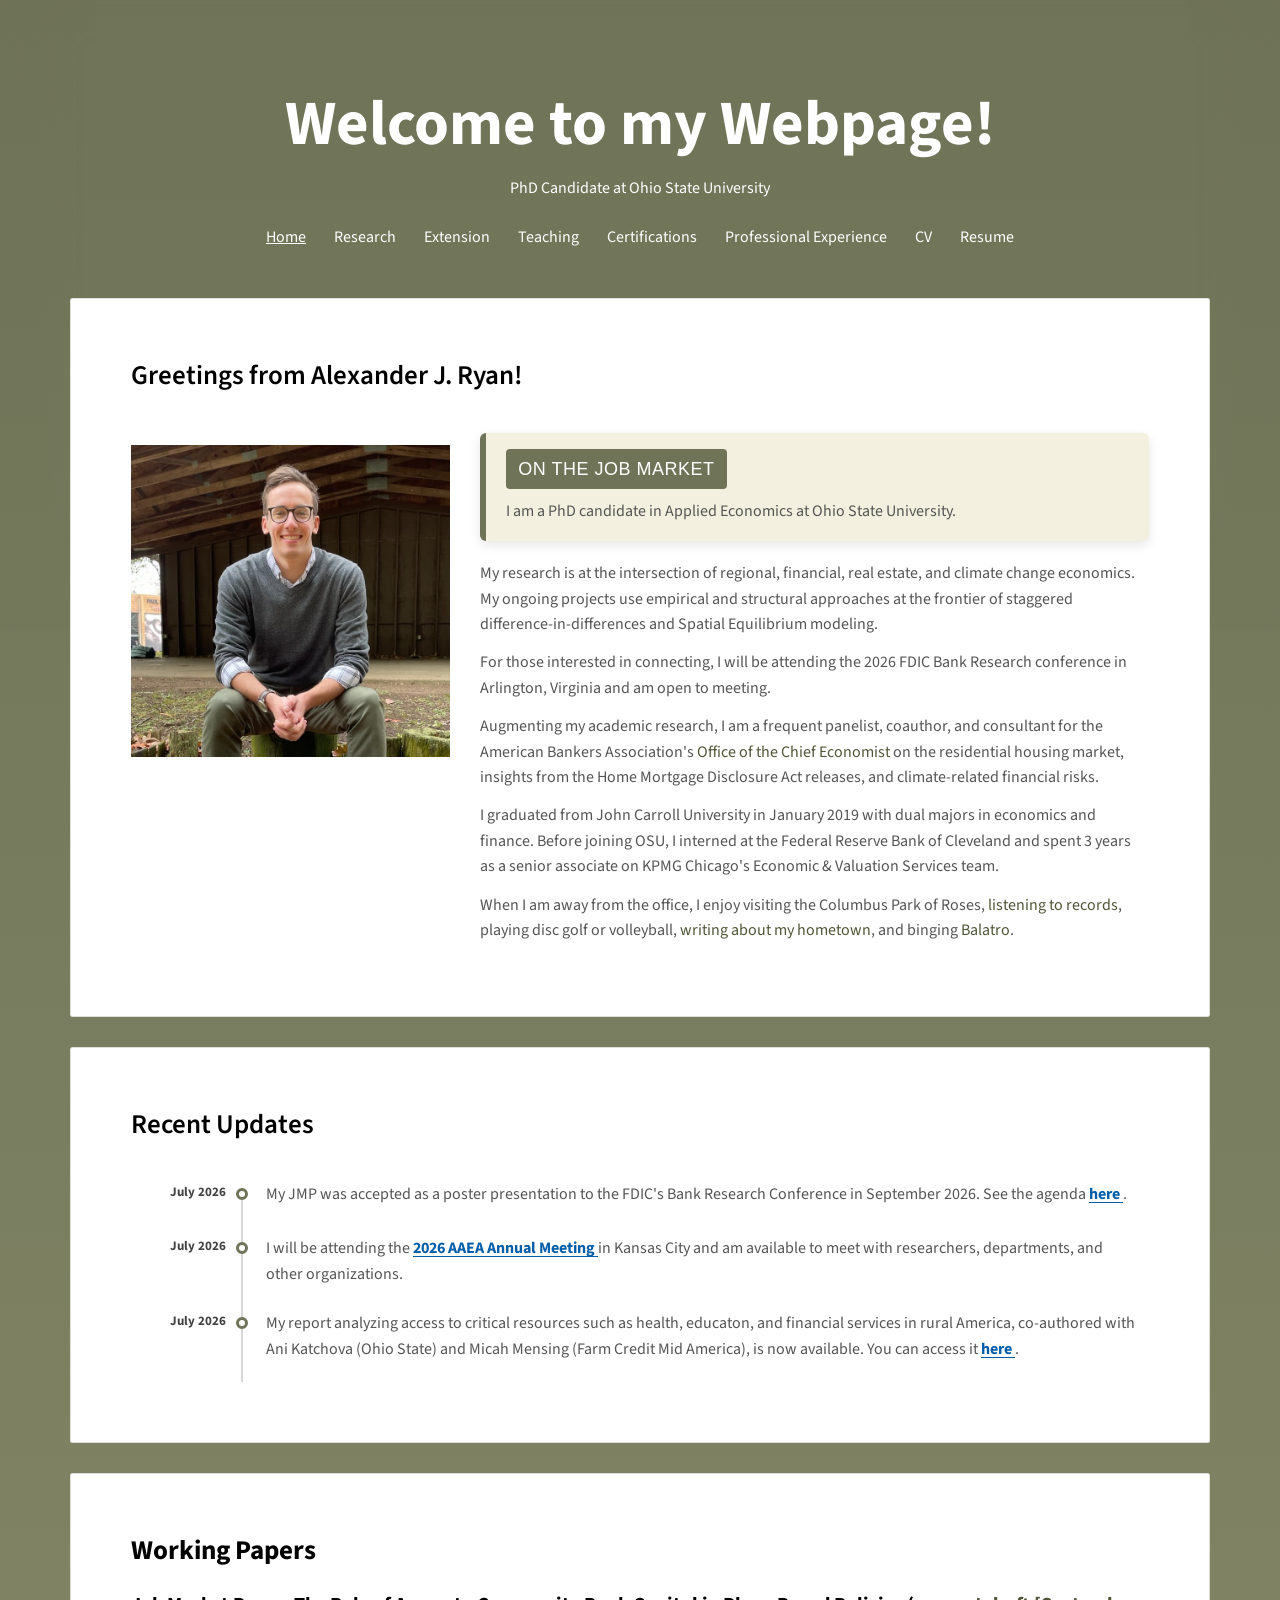
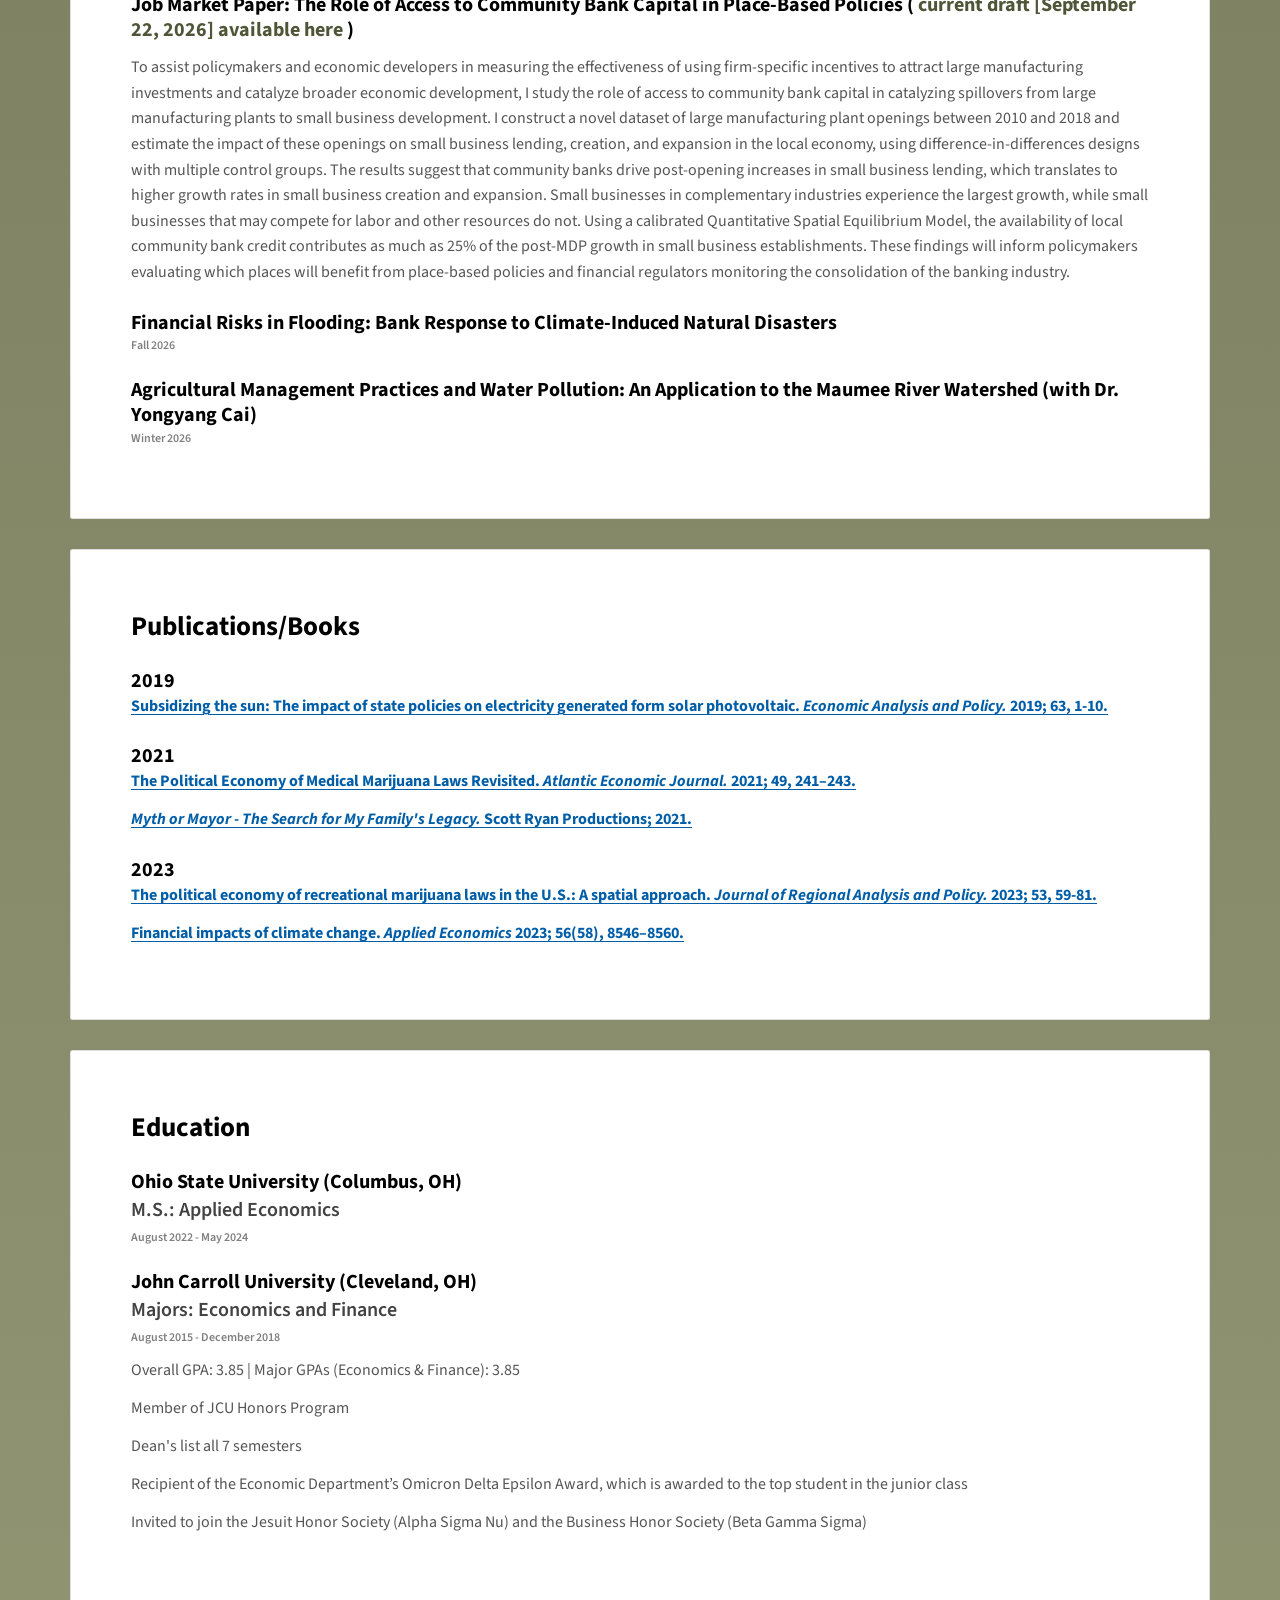
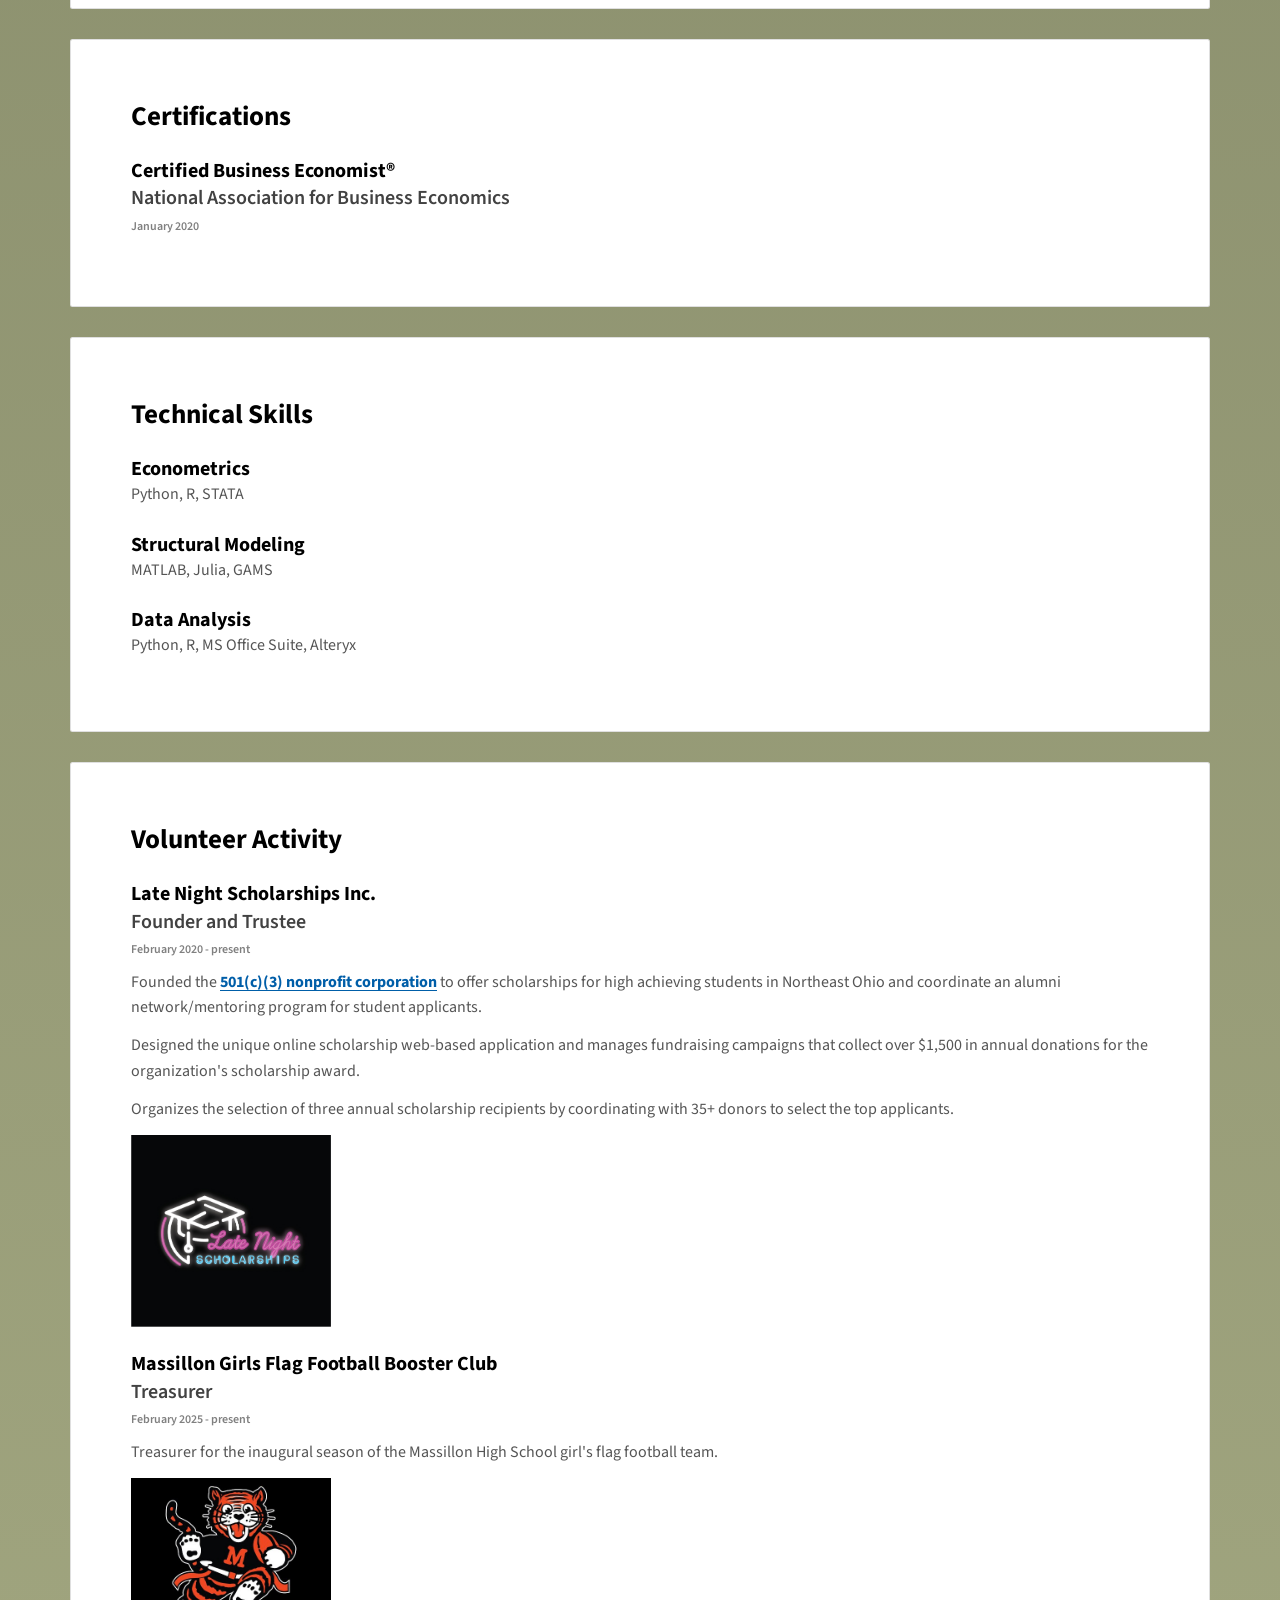
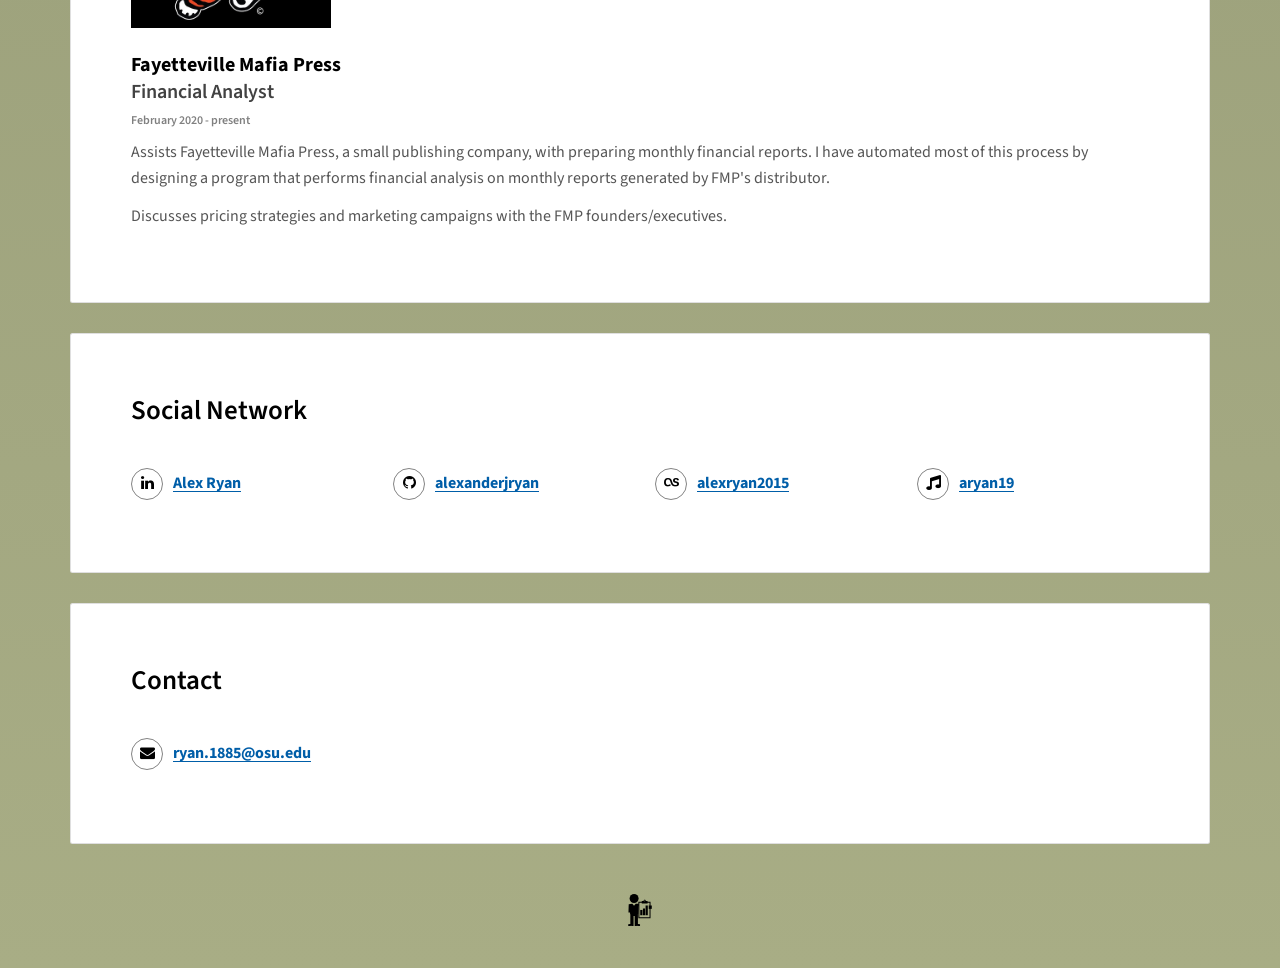
<file: index.html>
<!DOCTYPE html>
<html lang="en">

<head>
  <meta charset="UTF-8">
  <meta content="IE=edge" http-equiv="X-UA-Compatible">
  <meta content="width=device-width,initial-scale=1" name="viewport">

  <meta name="google" content="notranslate" />
  <meta property="og:title" content="Alexander J. Ryan Website - Homepage"/>
  <meta property="og:type" content="website" />
  <meta property="og:url" content="https://alexanderryan.site/index.html/" />
  <meta property="og:description" content="Learn more about Alexander Ryan's education and professional history, current research projects, and past publications/certifications."/>
  <meta property="og:image" content="https://latenightscholarships.com/assets/images/alexryan.jpg"/>
  <meta property="og:image:secure_url" content="https://latenightscholarships.com/assets/images/alexryan.jpg" />
  <meta property="og:image:type" content="image/jpg"/>
  <meta property="og:image:width" content="900"/>
  <meta property="og:image:height" content="1277"/>
  
  <!-- Disable tap highlight on IE -->
  <meta name="msapplication-tap-highlight" content="no">
  
  <link rel="me-icon" sizes="180x180" href="./assets/images/me_icon.svg">
  <link href="./assets/favicon.ico" rel="icon">
  <link href="https://cdnjs.cloudflare.com/ajax/libs/font-awesome/5.15.4/css/all.min.css" rel="stylesheet">

  <title>Alexander Ryan's Webpage</title>  

  <link href="./main.d8e0d294.css" rel="stylesheet">

  <style>
    /* Responsive site navigation */
    .site-navbar {
      position: relative;
      margin-top: 15px;
    }

    .navbar-menu {
      display: block;
    }

    .navbar-center {
      display: flex;
      justify-content: center;
      flex-wrap: wrap;
      float: none;
      margin: 0;
      padding: 0;
      list-style: none;
    }

    .navbar-center > li {
      float: none;
      margin: 0 10px;
    }

    .navbar-center > li > a {
      display: block;
      padding: 8px 4px;
      color: #ffffff;
    }

    .navbar-center > li > a:hover,
    .navbar-center > li > a:focus,
    .navbar-center > li > a.active {
      color: #ffffff;
      background: transparent;
      text-decoration: underline;
    }

    .site-menu-toggle {
      display: none;
      width: 48px;
      min-height: 42px;
      margin: 12px auto 0;
      padding: 9px 11px;
      color: #ffffff;
      background: transparent;
      border: 1px solid rgba(255, 255, 255, 0.8);
      border-radius: 4px;
      cursor: pointer;
    }

    .site-menu-toggle:focus {
      outline: 2px solid #ffffff;
      outline-offset: 3px;
    }

    .site-menu-toggle .icon-bar {
      display: block;
      width: 24px;
      height: 2px;
      margin: 4px auto;
      background-color: #ffffff;
      border-radius: 1px;
    }

    @media (max-width: 767px) {
      .site-menu-toggle {
        display: block;
      }

      .navbar-menu {
        display: none;
        width: 100%;
        margin-top: 10px;
      }

      .navbar-menu.is-open {
        display: block;
      }

      .navbar-center {
        flex-direction: column;
        align-items: stretch;
        width: 100%;
      }

      .navbar-center > li {
        width: 100%;
        margin: 0;
      }

      .navbar-center > li > a {
        width: 100%;
        padding: 11px 12px;
        border-top: 1px solid rgba(255, 255, 255, 0.25);
        text-align: center;
      }

      .navbar-center > li:last-child > a {
        border-bottom: 1px solid rgba(255, 255, 255, 0.25);
      }
    }
  </style>

</head>
<body class="">
  <!-- Add your content of header -->
  <div class="background-color-layer"></div>

  <main class="content-wrapper">
    <header class="white-text-container section-container">
      <div class="text-center">
        <h1>Welcome to my Webpage!</h1>
        <p>PhD Candidate at Ohio State University</p>

        <nav class="site-navbar" aria-label="Main navigation">
          <button
            class="site-menu-toggle"
            type="button"
            aria-expanded="false"
            aria-controls="navbar-collapse-uarr"
            aria-label="Open navigation menu"
          >
            <span class="sr-only">Toggle navigation</span>
            <span class="icon-bar" aria-hidden="true"></span>
            <span class="icon-bar" aria-hidden="true"></span>
            <span class="icon-bar" aria-hidden="true"></span>
          </button>

          <div class="navbar-menu" id="navbar-collapse-uarr">
            <ul class="nav navbar-nav navbar-center">
              <li>
                <a href="./index.html" class="active" aria-current="page">Home</a>
              </li>
              <li><a href="./Research.html">Research</a></li>
              <li><a href="./Extension.html" title=""> Extension</a></li>
              <li><a href="./Teaching.html">Teaching</a></li>
              <li><a href="./Certifications.html">Certifications</a></li>
              <li><a href="./Work.html">Professional Experience</a></li>
              <li>
                <a
                  href="./Alexander_Ryan_CV_(09_09_26).pdf"
                  target="_blank"
                  rel="noopener"
                >CV</a>
              </li>
              <li>
                <a
                  href="./Resume_Alexander_Ryan_063026.pdf"
                  target="_blank"
                  rel="noopener"
                >Resume</a>
              </li>
            </ul>
          </div>
        </nav>
      </div>
    </header>

    <!-- Add your site or app content here -->
    <div class="container">
      <div class="row">
        <div class="col-xs-12">
          <div class="card">
            <div class="card-block">
              <h2>Greetings from Alexander J. Ryan!</h2>

              <div class="row">
                <div class="col-md-4">
                  </p>
                    <img src="assets/images/Alex_Ryan_Profile_Picture.jpg" class="img-responsive" alt="">
                  </p>
                </div>

                <div class="col-md-8">

                  <div class="job-market-callout">
                    <span class="job-market-label">On the Job Market</span>
                    </p>
                      I am a PhD candidate in Applied Economics at Ohio State University.
                    </p>
                  </div>

                  </p>
                    My research is at the intersection of regional, financial, real estate, and climate change economics. My ongoing projects use empirical and structural approaches at the frontier of staggered difference-in-differences and Spatial Equilibrium modeling.
                  </p>

                  </p>
                    For those interested in connecting, I will be attending the 2026 FDIC Bank Research conference in Arlington, Virginia and am open to meeting.
                  </p>

                  </p>
                    Augmenting my academic research, I am a frequent panelist, coauthor, and consultant for the American Bankers Association's
                    <a href="https://www.aba.com/news-research/economic-insights/chief-economist">Office of the Chief Economist</a>
                    on the residential housing market, insights from the Home Mortgage Disclosure Act releases, and climate-related financial risks.
                  </p>

                  </p>
                    I graduated from John Carroll University in January 2019 with dual majors in economics and finance. Before joining OSU, I interned at the Federal Reserve Bank of Cleveland and spent 3 years as a senior associate on KPMG Chicago's Economic & Valuation Services team.
                  </p>

                  </p>
                    When I am away from the office, I enjoy visiting the Columbus Park of Roses,
                    <a href="https://www.discogs.com/user/alexjesse1997/collection">listening to records</a>,
                    playing disc golf or volleyball,
                    <a href="https://www.amazon.com/dp/B09LHTZ1PY?lv=shuf&channelId=500&plpRedirect=mhFallback">writing about my hometown</a>,
                    and binging <a href="https://www.playbalatro.com/">Balatro</a>.
                  </p>

                </div>
              </div>
            </div>
          </div>

          <!-- Recent Updates -->
<div class="card">
  <div class="card-block">
    <h2>Recent Updates</h2>

    <div class="timeline-scroll">
      <ul class="timeline">

        <li>
          <span class="tl-date">July 2026</span>
          <p>
            My JMP was accepted as a poster presentation to the FDIC's Bank Research Conference in September 2026. See the agenda <a href="https://www.fdic.gov/center-financial-research/conference-agenda-25th-annual-brc">
              here
            </a>.
          </p>
        </li>

        <li>
          <span class="tl-date">July 2026</span>
          <p>
            I will be attending the
            <a href="https://www.aaea.org/meetings/2026-aaea-annual-meeting">
              2026 AAEA Annual Meeting
            </a>
            in Kansas City and am available to meet with researchers,
            departments, and other organizations.
          </p>
        </li>

          <li>
          <span class="tl-date">July 2026</span>
          <p>
            My report analyzing access to critical resources such as health, educaton, and financial services in rural America, co-authored with Ani Katchova (Ohio State) and Micah Mensing (Farm Credit Mid America), is now available. You can access it <a href="https://u.osu.edu/aede/2026/07/07/rural-lending-and-the-need-for-expanded-access-to-credit-evaluating-an-expanded-threshold-for-defining-rurality/"> here </a>. 
          </p>
        </li>
        
        <li>
          <span class="tl-date">July 2026</span>
          <p>
            My substack series with Gabriel Lade covering Ohio's state and local taxes is live, with the first three posts covering the various taxing jurisdictions, the types of taxes charged, and the taxing authority of each jurisdiction. View the posts on my substack <a href="https://substack.com/@alexanderjryan"> here </a>.
          </p>
        </li>



      </ul>
    </div>
  </div>
</div>
          
<div class="card">
            <div class="card-block">
              <h2 style="font-weight: bold;margin-bottom: 0px;font-weight: bold;">Working Papers</h2>
              <div class="Vol">
                <h3 class="h3 date-title" style="margin-bottom: 0px;font-weight: bold;">Job Market Paper: The Role of Access to Community Bank Capital in Place-Based Policies (<a href="./JMP.html" title="current draft"> current draft [September 22, 2026] available here </a>)</h3>
                </p>
                  To assist policymakers and economic developers in measuring the effectiveness of using firm-specific
incentives to attract large manufacturing investments and catalyze broader economic development, I
study the role of access to community bank capital in catalyzing spillovers from large manufacturing
plants to small business development. I construct a novel dataset of large manufacturing plant openings
between 2010 and 2018 and estimate the impact of these openings on small business lending, creation,
and expansion in the local economy, using difference-in-differences designs with multiple control groups.
The results suggest that community banks drive post-opening increases in small business lending, which
translates to higher growth rates in small business creation and expansion. Small businesses in complementary industries experience the largest growth, while small businesses that may compete for labor and
other resources do not. Using a calibrated Quantitative Spatial Equilibrium Model, the availability of local community bank credit contributes as much as 25% of the post-MDP growth in small business establishments. These findings will inform policymakers evaluating which places will benefit from
place-based policies and financial regulators monitoring the consolidation of the banking industry.
      </p>             
                <h3 class="h3 date-title" style="margin-bottom: 0px;font-weight: bold;">Financial Risks in Flooding: Bank Response to Climate-Induced Natural Disasters</h3>
                <h4 class="h3 date-title" style="margin-top: 2.5px;color: grey;font-size:12px">Fall 2026</h4>
                <h3 class="h3 date-title" style="margin-bottom: 0px;font-weight: bold;">Agricultural Management Practices and Water Pollution: An Application to the Maumee River Watershed (with Dr. Yongyang Cai)</h3>
                <h4 class="h3 date-title" style="margin-top: 2.5px;color: grey;font-size:12px">Winter 2026</h4>
              </div>
            </div>
          </div>

                  <div class="card">
            <div class="card-block">
              <h2 style="font-weight: bold;margin-bottom: 0px;font-weight: bold;">Publications/Books</h2>
              <div class="Vol">
                <h3 class="h3 date-title" style="margin-bottom: 0px;font-weight: bold;">2019</h3>
                <p><a href="https://www.sciencedirect.com/science/article/abs/pii/S0313592619300529" title="Link to article - Subsidizing the sun">Subsidizing the sun: The impact of state policies on electricity generated form solar photovoltaic. <em>Economic Analysis and Policy.</em> 2019; 63, 1-10.</a></p>
              </div>
              <div class="Vol">
                <h3 class="h3 date-title" style="margin-bottom: 0px;font-weight: bold;">2021</h3>
                <p><a href="https://link.springer.com/article/10.1007/s11293-021-09716-3" title="Link to article - Medical Marijuana">The Political Economy of Medical Marijuana Laws Revisited. <em>Atlantic Economic Journal.</em> 2021; 49, 241–243.</a></p>
                <p><a href="https://www.scottryanproductions.com/product/myth-or-mayor/" title="Link to book - Myth or Mayor"> <em>Myth or Mayor - The Search for My Family's Legacy.</em> Scott Ryan Productions; 2021.</a></p>
              </div>
              <div class="Vol">
                <h3 class="h3 date-title" style="margin-bottom: 0px;font-weight: bold;">2023</h3>
                <p><a href="https://jrap.scholasticahq.com/article/75437-the-political-economy-of-recreational-marijuana-laws-in-the-u-s-a-spatial-approach" title="Link to article - Recreational Marijuana"> The political economy of recreational marijuana laws in the U.S.: A spatial approach. <em>Journal of Regional Analysis and Policy.</em> 2023; 53, 59-81.</a></p>
                <p><a href="https://www.tandfonline.com/doi/full/10.1080/00036846.2023.2291097" title="Link to article - Financial impacts of climate change"> Financial impacts of climate change. <em>Applied Economics</em> 2023; 56(58), 8546–8560.</a></p> 
              </div>
            </div>
          </div>

                <div class="card">
            <div class="card-block">
              <h2 style="font-weight: bold;margin-bottom: 0px;">Education</h2>
              <div class="education-experience">
                <h3 class="h3 date-title" style="margin-bottom: 0px;font-weight: bold">Ohio State University (Columbus, OH)</h3>
                <h4 class="h3 date-title" style="margin-top: 2.5px;color:#424242">M.S.: Applied Economics</h4>
                <h5 style="color:grey;font-size:12px;margin-top: -5px">August 2022 - May 2024</h5>
                <h3 class="h3 date-title" style="margin-bottom: 0px;font-weight: bold">John Carroll University (Cleveland, OH)</h3>
                <h4 class="h3 date-title" style="margin-top: 2.5px;color:#424242">Majors: Economics and Finance</h4>
                <h5 style="color:grey;font-size:12px;margin-top: -5px">August 2015 - December 2018</h5>
                  <p>Overall GPA: 3.85 | Major GPAs (Economics & Finance): 3.85</p>
                  <p> Member of JCU Honors Program</p>
                  <p> Dean's list all 7 semesters</p>
                  <p> Recipient of the Economic Department’s Omicron Delta Epsilon Award, which is awarded to the top student in the junior class</p>
                  <p>Invited to join the Jesuit Honor Society (Alpha Sigma Nu) and the Business Honor Society (Beta Gamma Sigma)</p>
              </div>
            </div>
          </div>
          <div class="card">
            <div class="card-block">
              <h2 style="font-weight: bold;margin-bottom: 0px;">Certifications</h2>
                <div class="Certifications">
                  <h3 class="h3 date-title" style="margin-bottom: 0px;font-weight: bold;">Certified Business Economist®</h3>
                  <h4 class="h3 date-title" style="margin-top: 2.5px;color:#424242;">National Association for Business Economics</h4>
                  <h5 style="color:grey;font-size:12px;margin-top: -5px">January 2020</h5>
                </div>
              </div>
            </div>
        
          <div class="card">
            <div class="card-block">
              <h2 style="font-weight: bold;margin-bottom: 0px;font-weight: bold;">Technical Skills</h2>
              <div class="Skillz">
                <h3 class="h3 date-title" style="margin-bottom: 0px;font-weight: bold;">Econometrics</h3>
                <p>Python, R, STATA</p>
                <h3 class="h3 date-title" style="margin-bottom: 0px;font-weight: bold;">Structural Modeling</h3>
                <p>MATLAB, Julia, GAMS</p>
                <h3 class="h3 date-title" style="margin-bottom: 0px;font-weight: bold;">Data Analysis</h3>
                <p>Python, R, MS Office Suite, Alteryx</p>
              </div>
            </div>
          </div>
        

            <div class="card">
              <div class="card-block">
                <h2 style="font-weight: bold;margin-bottom: 0px;font-weight: bold;">Volunteer Activity</h2>
                <div class="Vol">
                  <h3 class="h3 date-title" style="margin-bottom: 0px;font-weight: bold;">Late Night Scholarships Inc.</h3>
                  <h4 class="h3 date-title" style="margin-top: 2.5px;color: #424242;">Founder and Trustee</h3>
                  <h5 style="color:grey;font-size:12px;margin-top: -5px">February 2020 - present</h5>
                    <p>Founded the <a href="https://latenightscholarships.com/" title="Link to Late Night Scholarships website">501(c)(3) nonprofit corporation</a> to offer scholarships for high achieving students in Northeast Ohio and coordinate an alumni network/mentoring program for student applicants.</p>
                    <p>Designed the unique online scholarship web-based application and manages fundraising campaigns that collect over $1,500 in annual donations for the organization's scholarship award.</p>
                    <p>Organizes the selection of three annual scholarship recipients by coordinating with 35+ donors to select the top applicants.</p>
                    <!--<p><img src="./assets/images/Late_Night_FB_Profile.jpg" width="200" height="40" alt=""></p>-->
                    <p><img src="./assets/images/Late_Night_FB_Profile.jpg" class="volunteer-logo" alt="Late Night Scholarships logo"></p>
                  <h3 class="h3 date-title" style="margin-bottom: 0px;font-weight: bold;">Massillon Girls Flag Football Booster Club</h3>
                  <h4 class="h3 date-title" style="margin-top: 2.5px;color: #424242;">Treasurer</h3>
                  <h5 style="color:grey;font-size:12px;margin-top: -5px">February 2025 - present</h5>
                    <p>Treasurer for the inaugural season of the Massillon High School girl's flag football team.</p>
                    <!--<p><img src="./assets/images/ff_obie.jpg" width="200" height="40" alt=""></p>-->
                    <p><img src="./assets/images/ff_obie.jpg" class="volunteer-logo" alt="Massillon Tigers logo"></p>
                  <h3 class="h3 date-title" style="margin-bottom: 0px;font-weight: bold;">Fayetteville Mafia Press</h3>
                  <h4 class="h3 date-title" style="margin-top: 2.5px;color: #424242;">Financial Analyst</h3>
                  <h5 style="color:grey;font-size:12px;margin-top: -5px">February 2020 - present</h5>
                  <p>Assists Fayetteville Mafia Press, a small publishing company, with preparing monthly financial reports. I have automated most of this process by designing a program that performs financial analysis on monthly reports generated by FMP's distributor.</p>
                  <p>Discusses pricing strategies and marketing campaigns with the FMP founders/executives.</p>
              </div>
            </div>
          </div>

          
        
        
          <div class="card">
            <div class="card-block">
              <h2>Social Network</h2>
              <div class="row">
                <div class="col-md-3">
                  <p class="social-buttons"><a href="https://www.linkedin.com/in/alex-ryan-384aa7104/" title=""><span class="social-round-icon fa-icon"><i class="fa fa-linkedin"></i></span>Alex Ryan</a></p>
                </div>
                <div class="col-md-3">
                  <p class="social-buttons"><a href="https://github.com/alexanderjryan" title=""><span class="social-round-icon fa-icon"><i class="fa fa-github"></i></span>alexanderjryan</a></p>
                </div>
                <div class="col-md-3">
                  <p class="social-buttons"><a href="https://www.last.fm/user/alexryan2015" title=""><span class="social-round-icon fa-icon"><i class="fab fa-lastfm"></i></span>alexryan2015</a></p>
                </div>
                <div class="col-md-3">
                  <p class="social-buttons"><a href="https://rateyourmusic.com/~aryan19" title=""><span class="social-round-icon fa-icon"><i class="fas fa-music"></i></span>aryan19</a></p>
                </div>

                
              </div>
            </div>
          </div>
          <div class="card">
            <div class="card-block">
              <h2>Contact</h2>
              <div class="row">
                <div class="col-md-3">
                  <p class="social-buttons"><a href="mailto:ryan.1885@osu.edu" title=""><span class="social-round-icon fa-icon"><i class="fa fa-envelope"></i></span>ryan.1885@osu.edu</a></p>
                </div>
              </div>
            </div>
          </div>
        </div>
     </div>
   </div>
 </div>

</main>
<footer class="footer-container white-text-container text-center">
  <div class="container">
    <div class="row">
      <div class="col-xs-12">
        <p><img src="./assets/images/me_icon.svg" alt=""></p>
        
       
      </div>
    </div>
  </div>
</footer>

<script type="text/javascript" src="./main.bc58148c.js"></script>

<script>
  document.addEventListener("DOMContentLoaded", function () {
    if (typeof scrollRevelation === "function") {
      scrollRevelation(".card");
    }

    const menuButton = document.querySelector(".site-menu-toggle");
    const menu = document.getElementById("navbar-collapse-uarr");

    if (!menuButton || !menu) {
      return;
    }

    function closeMenu() {
      menu.classList.remove("is-open");
      menuButton.setAttribute("aria-expanded", "false");
      menuButton.setAttribute("aria-label", "Open navigation menu");
    }

    menuButton.addEventListener("click", function () {
      const isOpen = menu.classList.toggle("is-open");

      menuButton.setAttribute("aria-expanded", String(isOpen));
      menuButton.setAttribute(
        "aria-label",
        isOpen ? "Close navigation menu" : "Open navigation menu"
      );
    });

    menu.querySelectorAll("a").forEach(function (link) {
      link.addEventListener("click", closeMenu);
    });

    window.addEventListener("resize", function () {
      if (window.innerWidth >= 768) {
        closeMenu();
      }
    });
  });
</script>

<!--
  Google Analytics placeholder removed.
  Add your current analytics script here only if you use one.
-->

</body>
</html>
</file>
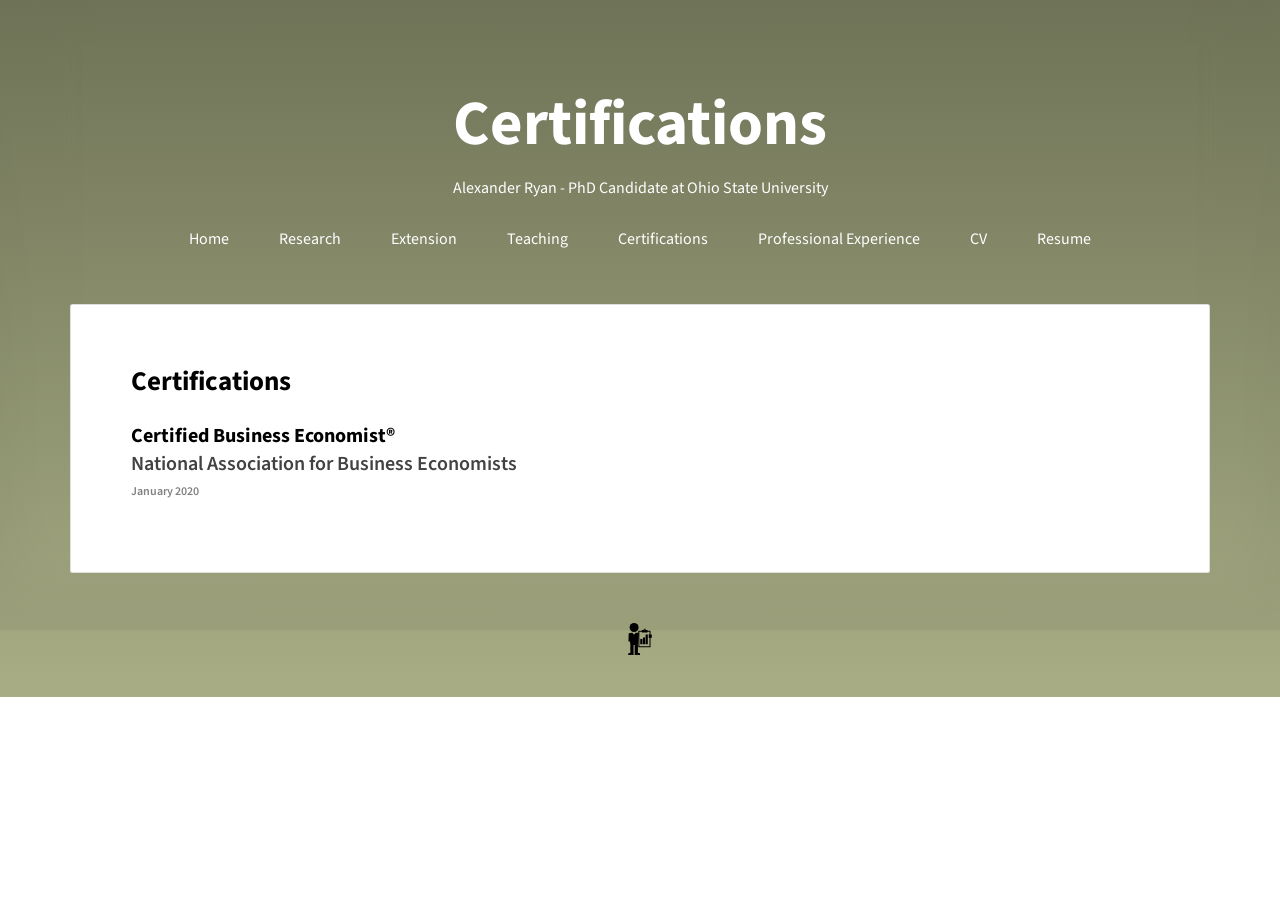
<file: Certifications.html>
<!DOCTYPE html>
<html lang="en">
<head>
  <meta charset="UTF-8">
  <meta content="IE=edge" http-equiv="X-UA-Compatible">
  <meta content="width=device-width,initial-scale=1" name="viewport">

  <meta name="google" content="notranslate" />
  <meta property="og:title" content="Alexander J. Ryan Website - Homepage"/>
  <meta property="og:type" content="website" />
  <meta property="og:url" content="https://alexanderryan.site/index.html/" />
  <meta property="og:description" content="Learn more about Alexander Ryan's education and professional history, current research projects, and past publications/certifications."/>
  <meta property="og:image" content="https://latenightscholarships.com/assets/images/alexryan.jpg/>
  <meta property="og:image:secure_url" content="https://latenightscholarships.com/assets/images/alexryan.jpg" />
  <meta property="og:image:type" content="image/jpg"/>
  <meta property="og:image:width" content="900"/>
  <meta property="og:image:height" content="1277"/>
  
  <!-- Disable tap highlight on IE -->
  <meta name="msapplication-tap-highlight" content="no">
  
  <link rel="me-icon" sizes="180x180" href="./assets/images/me_icon.svg">
  <link href="./assets/favicon.ico" rel="icon">

  <title>Certifications</title>  

<link href="./main.d8e0d294.css" rel="stylesheet"></head>

<body class="">

<!-- Add your content of header -->
<div class="background-color-layer"></div>
<main class="content-wrapper">
  <header class="white-text-container section-container">
    <div class="text-center">
      <h1>Certifications</h1>
      <p>Alexander Ryan - PhD Candidate at Ohio State University</p>

      
     <nav class="site-navbar" aria-label="Main navigation">
  <button
    class="site-menu-toggle"
    type="button"
    aria-expanded="false"
    aria-controls="navbar-collapse-uarr"
    aria-label="Open navigation menu"
  >
    <span class="icon-bar" aria-hidden="true"></span>
    <span class="icon-bar" aria-hidden="true"></span>
    <span class="icon-bar" aria-hidden="true"></span>
  </button>

  <div class="navbar-menu" id="navbar-collapse-uarr">
    <ul class="nav navbar-nav navbar-center">
      <li><a href="./index.html">Home</a></li>
      <li><a href="./Research.html">Research</a></li>
      <li><a href="./Extension.html">Extension</a></li>
      <li><a href="./Teaching.html">Teaching</a></li>
            <li>
        <a
          href="./Certifications.html"
          class="active"
          aria-current="page"
        >
          Certifications
        </a>
      </li>
      <li><a href="./Work.html">Professional Experience</a></li>

      <li>
        <a
          href="./Alexander_Ryan_CV_(09_09_26).pdf"
          target="_blank"
          rel="noopener"
        >
          CV
        </a>
      </li>

      <li>
        <a
          href="./Resume_Alexander_Ryan_063026.pdf"
          target="_blank"
          rel="noopener"
        >
          Resume
        </a>
      </li>
    </ul>
  </div>
</nav>
  </header>
</main>
</div>


<!-- Add your site or app content here -->
 <div class="container">
   <div class="row">
     <div class="col-xs-12">
        <div class="card">
          <div class="card-block">
            <h2 style="font-weight: bold;margin-bottom: 0px;">Certifications</h2>

                <div class="Certifications">
                  <h3 class="h3 date-title" style="margin-bottom: 0px;font-weight: bold;">Certified Business Economist®</h3>
                  <h4 class="h3 date-title" style="margin-top: 2.5px;;color:#424242;">National Association for Business Economists</h3>
            <h5 style="color:grey;font-size:12px;margin-top: -5px">January 2020</h5>
                </div>
              </div>
            </div>
          </div>
        </div>
      </div>

<footer class="footer-container white-text-container text-center">
  <div class="container">
    <div class="row">
      <div class="col-xs-12">
        <p><img src="./assets/images/me_icon.svg" alt=""></p>
        
       
      </div>
    </div>
  </div>
</footer>

<script>
  document.addEventListener("DOMContentLoaded", function () {
    if (typeof scrollRevelation === "function") {
      scrollRevelation(".card");
    }

    const menuButton = document.querySelector(".site-menu-toggle");
    const menu = document.getElementById("navbar-collapse-uarr");

    if (!menuButton || !menu) {
      return;
    }

    menuButton.addEventListener("click", function () {
      const isOpen = menu.classList.toggle("is-open");

      menuButton.setAttribute(
        "aria-expanded",
        isOpen ? "true" : "false"
      );

      menuButton.setAttribute(
        "aria-label",
        isOpen
          ? "Close navigation menu"
          : "Open navigation menu"
      );
    });
  });
</script>
<!-- Google Analytics: change UA-XXXXX-X to be your site's ID 

<script>
  (function (i, s, o, g, r, a, m) {
    i['GoogleAnalyticsObject'] = r; i[r] = i[r] || function () {
      (i[r].q = i[r].q || []).push(arguments)
    }, i[r].l = 1 * new Date(); a = s.createElement(o),
      m = s.getElementsByTagName(o)[0]; a.async = 1; a.src = g; m.parentNode.insertBefore(a, m)
  })(window, document, 'script', '//www.google-analytics.com/analytics.js', 'ga');
  ga('create', 'UA-XXXXX-X', 'auto');
  ga('send', 'pageview');
</script>

--><script type="text/javascript" src="./main.bc58148c.js"></script></body>

</html>
</file>
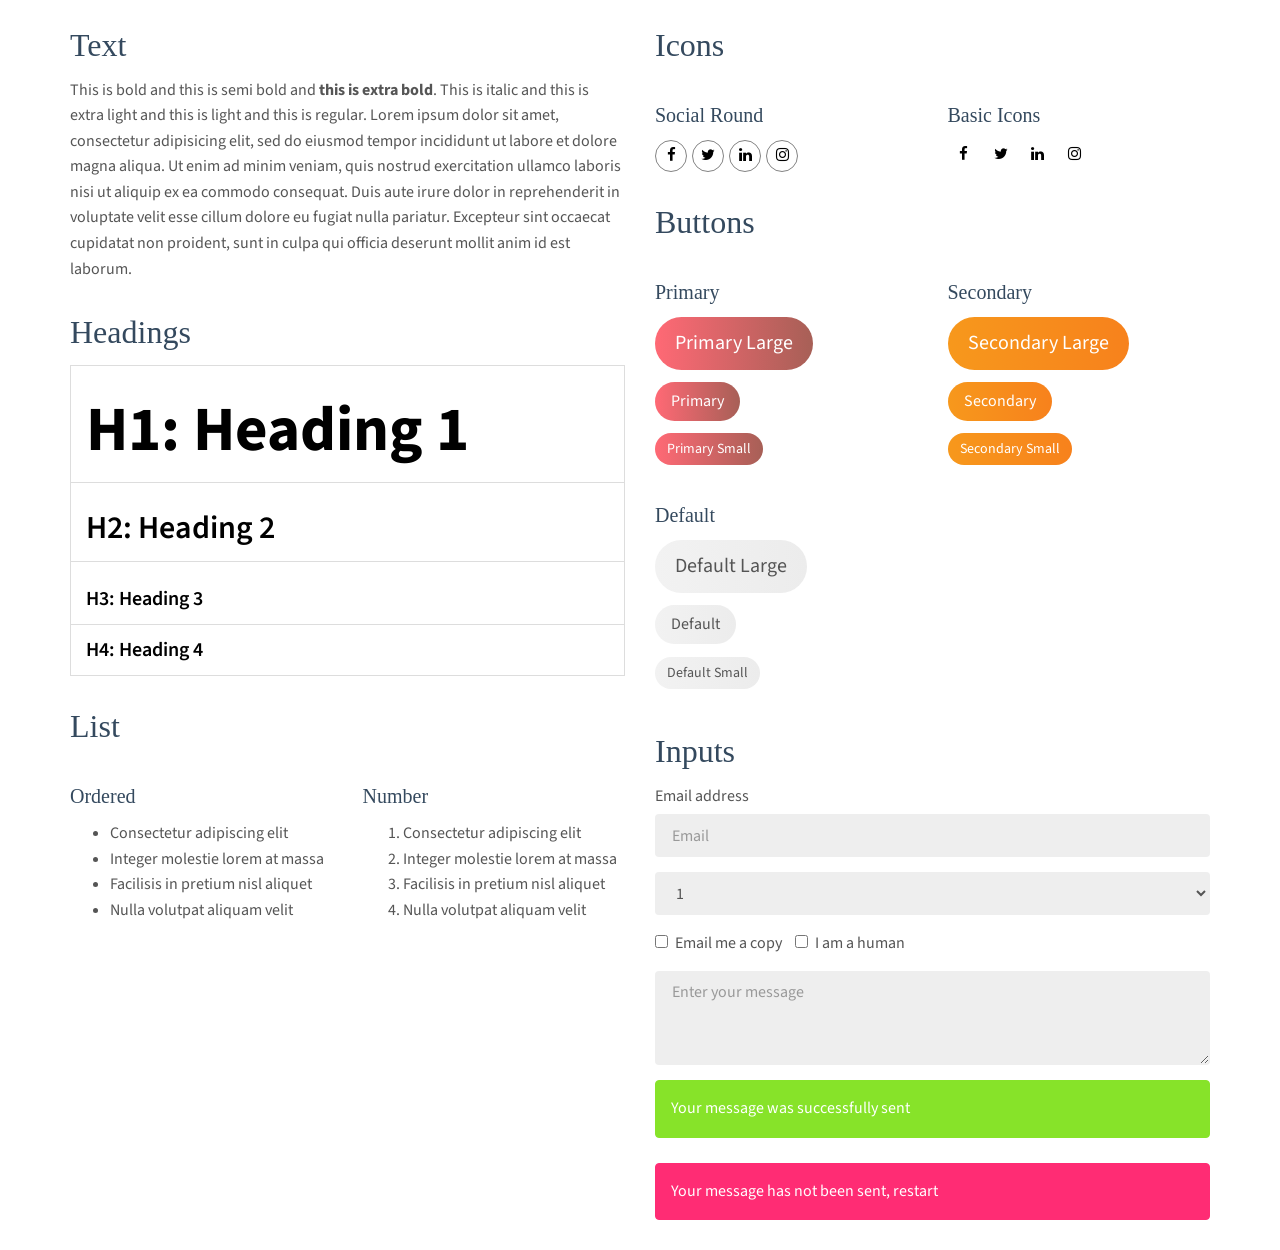
<file: components.html>
<!DOCTYPE html>
<html lang="en">

<head>
  <meta charset="UTF-8">
  <meta content="IE=edge" http-equiv="X-UA-Compatible">
  <meta content="width=device-width,initial-scale=1" name="viewport">
  <meta content="description" name="description">
  <meta name="google" content="notranslate" />
  <meta content="Mashup templates have been developped by Orson.io team" name="author">

  <!-- Disable tap highlight on IE -->
  <meta name="msapplication-tap-highlight" content="no">
  
  <link rel="apple-touch-icon" sizes="180x180" href="./assets/apple-icon-180x180.png">
  <link href="./assets/favicon.ico" rel="icon">

  <title>Title page</title>  

<link href="./main.d8e0d294.css" rel="stylesheet"></head>

<body class="white">


<!-- Add your site or app content here -->
  <div class="container">
    <div class="row">
      <div class="col-xs-12 col-md-6">

        <div class="template-example">
          <h2 class="template-title-example">Text</h2>
          <p>This is bold and this is semi bold and <b>this is extra bold</b>. This is italic and this is extra light and this is light
          and this is regular. Lorem ipsum dolor sit amet, consectetur adipisicing elit, sed do eiusmod
          tempor incididunt ut labore et dolore magna aliqua. Ut enim ad minim veniam,
          quis nostrud exercitation ullamco laboris nisi ut aliquip ex ea commodo
          consequat. Duis aute irure dolor in reprehenderit in voluptate velit esse
          cillum dolore eu fugiat nulla pariatur. Excepteur sint occaecat cupidatat non
          proident, sunt in culpa qui officia deserunt mollit anim id est laborum.
          </p>
        </div>

        <div class="template-example">
          <h2 class="template-title-example">Headings</h2>
          
          <table class="table table-bordered">
            <tr><td><h1>H1: Heading 1</h1></td></tr>
            <tr><td><h2>H2: Heading 2</h2></td></tr>
            <tr><td><h3>H3: Heading 3</h3></td></tr>
            <tr><td><h4>H4: Heading 4</h4></td></tr>
          </table>
          
        </div>

        
        <div class="template-example">
          <h2 class="template-title-example">List</h2>
          <div class="row">
            <div class="col-md-6">
              <h3 class="template-title-example">Ordered</h3>
              <ul>
                <li>Consectetur adipiscing elit</li>
                <li>Integer molestie lorem at massa</li>
                <li>Facilisis in pretium nisl aliquet</li>
                <li>Nulla volutpat aliquam velit</li>
              </ul>
            </div>
            <div class="col-md-6">
              <h3 class="template-title-example">Number</h3>
              <ol>
                <li>Consectetur adipiscing elit</li>
                <li>Integer molestie lorem at massa</li>
                <li>Facilisis in pretium nisl aliquet</li>
                <li>Nulla volutpat aliquam velit</li>
              </ol>
            </div>
          </div>
        </div>
        
      </div>

      <div class="col-xs-12 col-md-6">
        <div class="template-example">
          <h2 class="template-title-example">Icons</h2>
          
          <div class="row">
            <div class="col-md-6">
              <h3 class="template-title-example">Social Round</h2>
              <ul class="list-icons">
                <li>
                  <a href="" class="social-round-icon fa-icon">
                    <i class="fa fa-facebook"></i>
                  </a>
                </li>
                <li>
                  <a href="" class="social-round-icon fa-icon">
                    <i class="fa fa-twitter"></i>
                  </a>
                </li>
                <li>
                  <a href="" class="social-round-icon fa-icon">
                    <i class="fa fa-linkedin"></i>
                  </a>
                </li>
                <li>
                  <a href="" class="social-round-icon fa-icon">
                    <i class="fa fa-instagram"></i>
                  </a>
                </li>
              </ul>
            </div>
            <div class="col-md-6">
               <h3 class="template-title-example">Basic Icons</h2>
                <ul class="list-icons">
                  <li>
                    <span class="fa-icon">
                      <i class="fa fa-facebook"></i>
                    </span>
                  </li>
                  <li>
                    <span class="fa-icon">
                      <i class="fa fa-twitter"></i>
                    </span>
                  </li>
                  <li>
                    <span class="fa-icon">
                      <i class="fa fa-linkedin"></i>
                    </span>
                  </li>
                  <li>
                    <span class="fa-icon">
                      <i class="fa fa-instagram"></i>
                    </span>
                  </li>
                </ul>
            </div>

          </div>


          


        </div>

        <div class="template-example">
          <h2 class="template-title-example">Buttons</h2>
          <div class="row">
            <div class="col-md-6">
              <h3 class="template-title-example">Primary</h2>
              <div class="row">
                  <div class="col-md-6">
                  <p><a href="" class="btn btn-primary btn-lg">Primary Large</a></p>
                  <p><a href="" class="btn btn-primary">Primary </a></p>
                  <p><a href="" class="btn btn-primary btn-sm">Primary Small</a></p>
                </div>
              </div>

              <h3 class="template-title-example">Default</h2>
              <div class="row">
                  <div class="col-md-6">
                  <p><a href="" class="btn btn-default btn-lg">Default Large</a></p>
                  <p><a href="" class="btn btn-default">Default </a></p>
                  <p><a href="" class="btn btn-default btn-sm">Default Small</a></p>
                </div>
              </div>

            </div>

            <div class="col-md-6">
              <h3 class="template-title-example">Secondary</h2>
              <div class="row">
                  <div class="col-md-6">
                  <p><a href="" class="btn btn-info btn-lg">Secondary Large</a></p>
                  <p><a href="" class="btn btn-info">Secondary </a></p>
                  <p><a href="" class="btn btn-info btn-sm">Secondary Small</a></p>
                </div>
              </div>
            </div>
          </div>
        </div>
        
        <div class="template-example">
          <h2 class="template-title-example">Inputs</h2>

            <div class="form-group">
              <label for="exampleInputEmail1">Email address</label>
              <input type="email" class="form-control" id="exampleInputEmail1" placeholder="Email">
            </div>

            <div class="form-group">
              <select class="form-control">
                <option>1</option>
                <option>2</option>
                <option>3</option>
                <option>4</option>
                <option>5</option>
              </select>
            </div>

            <div class="form-group">
              <label class="checkbox-inline">
                <input 
                type="checkbox" id="inlineCheckbox1" value="option1"> Email me a copy
              </label>
              <label class="checkbox-inline">
                <input type="checkbox" id="inlineCheckbox2" value="option2"> I am a human
              </label>
            </div>

            <div class="form-group">
              <textarea class="form-control" rows="3" placeholder="Enter your message"></textarea>
            </div>
            
            <div class="alert alert-success" role="alert">Your message was successfully sent</div>
            <div class="alert alert-danger" role="alert">Your message has not been sent, restart</div>
        </div>




      </div>
    </div>
  </div>

<script type="text/javascript" src="./main.bc58148c.js"></script>
</file>
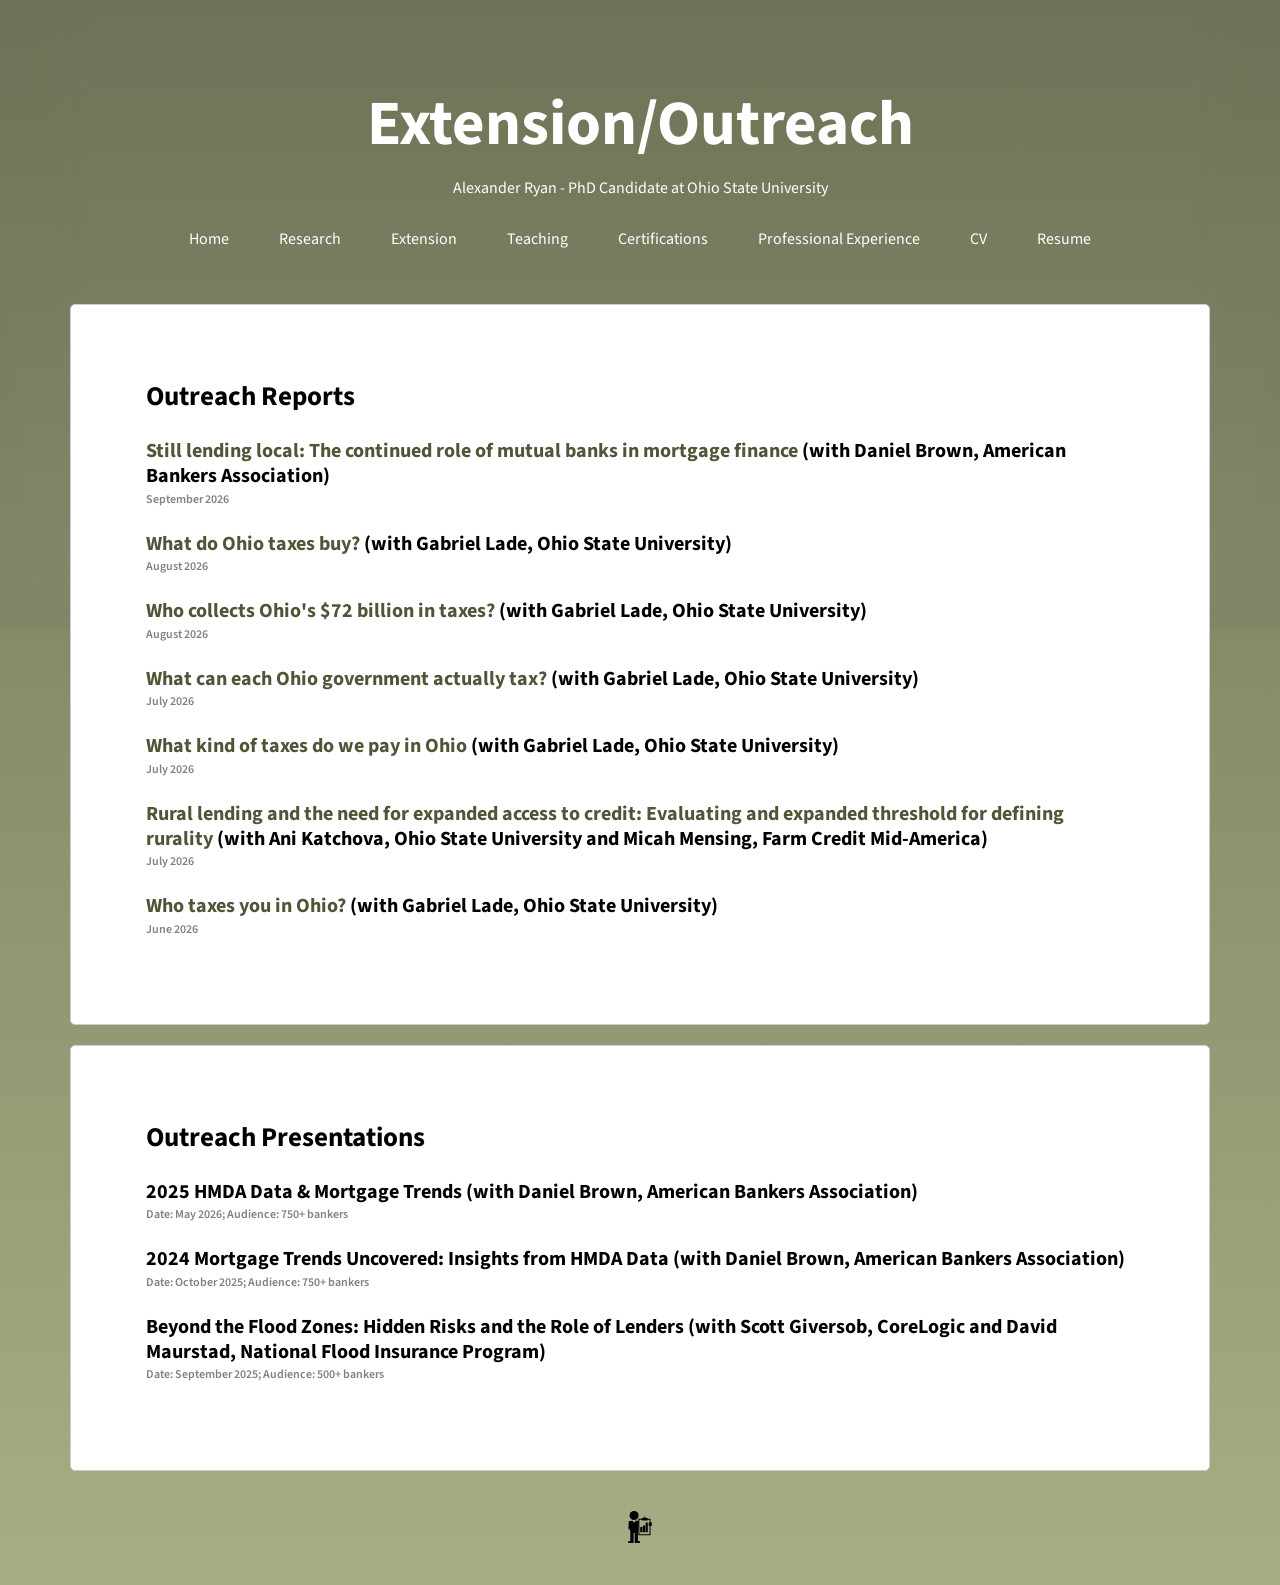
<file: Extension.html>
<!DOCTYPE html>
<html lang="en">

<head>
  <meta charset="UTF-8">
  <meta content="IE=edge" http-equiv="X-UA-Compatible">
  <meta content="width=device-width,initial-scale=1" name="viewport">

  <meta name="google" content="notranslate" />
  <meta property="og:title" content="Alexander J. Ryan Website - Homepage"/>
  <meta property="og:type" content="website" />
  <meta property="og:url" content="https://alexanderryan.site/index.html/" />
  <meta property="og:description" content="Learn more about Alexander Ryan's education and professional history, current research projects, and past publications/certifications."/>
  <meta property="og:image" content="https://latenightscholarships.com/assets/images/alexryan.jpg/>
  <meta property="og:image:secure_url" content="https://latenightscholarships.com/assets/images/alexryan.jpg" />
  <meta property="og:image:type" content="image/jpg"/>
  <meta property="og:image:width" content="900"/>
  <meta property="og:image:height" content="1277"/>
  
  <!-- Disable tap highlight on IE -->
  <meta name="msapplication-tap-highlight" content="no">
  
  <link rel="me-icon" sizes="180x180" href="./assets/images/me_icon.svg">
  <link href="./assets/favicon.ico" rel="icon">

  <title>Extension</title>  

<link href="./main.d8e0d294.css" rel="stylesheet"></head>
<style>
  .card {
    padding: 15px; /* Adds space inside the card */
    margin-bottom: 20px; /* Adds space between cards */
    border: 1px solid #ccc; /* Optional: Add a border to make the margin/padding visible */
    border-radius: 5px; /* Optional: Rounded corners */
  }

  .work-experience {
    padding: 10px; /* Adds space inside the work experience content */
  }
</style>
<body class="">

<!-- Add your content of header -->
<div class="background-color-layer"></div>
<main class="content-wrapper">
  <header class="white-text-container section-container">
    <div class="text-center">
      <h1>Extension/Outreach</h1>
      <p>Alexander Ryan - PhD Candidate at Ohio State University</p>

       <nav class="site-navbar" aria-label="Main navigation">
  <button
    class="site-menu-toggle"
    type="button"
    aria-expanded="false"
    aria-controls="navbar-collapse-uarr"
    aria-label="Open navigation menu"
  >
    <span class="icon-bar" aria-hidden="true"></span>
    <span class="icon-bar" aria-hidden="true"></span>
    <span class="icon-bar" aria-hidden="true"></span>
  </button>

  <div class="navbar-menu" id="navbar-collapse-uarr">
    <ul class="nav navbar-nav navbar-center">
      <li><a href="./index.html">Home</a></li>
      <li><a href="./Research.html">Research</a></li>
      <li>
        <a
          href="./Extension.html"
          class="active"
          aria-current="page"
        >
          Extension
        </a>
      </li>
      <li><a href="./Teaching.html">Teaching</a></li>
      <li><a href="./Certifications.html">Certifications</a></li>
      <li><a href="./Work.html">Professional Experience</a></li>

      <li>
        <a
          href="./Alexander_Ryan_CV_(09_09_26).pdf"
          target="_blank"
          rel="noopener"
        >
          CV
        </a>
      </li>

      <li>
        <a
          href="./Resume_Alexander_Ryan_063026.pdf"
          target="_blank"
          rel="noopener"
        >
          Resume
        </a>
      </li>
    </ul>
  </div>
</nav>
  </header>
</main>
</div>


            
<!-- Add your site or app content here -->
 <div class="container">
    <div class="card">
            <div class="card-block">
              <h2 style="font-weight: bold;margin-bottom: 0px;font-weight: bold;">Outreach Reports</h2>
              <div class="Vol">

                
                <h3 class="h3 date-title" style="margin-bottom: 0px;font-weight: bold;"> <a href="https://bankingjournal.aba.com/2026/09/aba-databank-still-lending-local-the-continued-role-of-mutual-banks-in-mortgage-finance/">Still lending local: The continued role of mutual banks in mortgage finance</a> (with Daniel Brown, American Bankers Association)</h3>
                <h4 class="h3 date-title" style="margin-top: 2.5px;color: grey;font-size:12px">September 2026</h3>
                
                <h3 class="h3 date-title" style="margin-bottom: 0px;font-weight: bold;"> <a href="https://gelade1.substack.com/p/what-do-ohio-taxes-buy">What do Ohio taxes buy?</a> (with Gabriel Lade, Ohio State University)</h3>
                <h4 class="h3 date-title" style="margin-top: 2.5px;color: grey;font-size:12px">August 2026</h3>

                <h3 class="h3 date-title" style="margin-bottom: 0px;font-weight: bold;"> <a href="https://gelade1.substack.com/p/who-collects-ohios-72-billion-in">Who collects Ohio's $72 billion in taxes?</a> (with Gabriel Lade, Ohio State University)</h3>
                <h4 class="h3 date-title" style="margin-top: 2.5px;color: grey;font-size:12px">August 2026</h3>

                <h3 class="h3 date-title" style="margin-bottom: 0px;font-weight: bold;"> <a href="https://gelade1.substack.com/p/what-can-each-ohio-government-actually">What can each Ohio government actually tax?</a> (with Gabriel Lade, Ohio State University)</h3>
                <h4 class="h3 date-title" style="margin-top: 2.5px;color: grey;font-size:12px">July 2026</h3>

                <h3 class="h3 date-title" style="margin-bottom: 0px;font-weight: bold;"> <a href="https://substack.com/home/post/p-206685429">What kind of taxes do we pay in Ohio</a> (with Gabriel Lade, Ohio State University)</h3>
                <h4 class="h3 date-title" style="margin-top: 2.5px;color: grey;font-size:12px">July 2026</h3>

                <h3 class="h3 date-title" style="margin-bottom: 0px;font-weight: bold;"> <a href="https://u.osu.edu/aede/2026/07/07/rural-lending-and-the-need-for-expanded-access-to-credit-evaluating-an-expanded-threshold-for-defining-rurality/">Rural lending and the need for expanded access to credit: Evaluating and expanded threshold for defining rurality</a> (with Ani Katchova, Ohio State University and Micah Mensing, Farm Credit Mid-America)</h3>
                <h4 class="h3 date-title" style="margin-top: 2.5px;color: grey;font-size:12px">July 2026</h3>

                <h3 class="h3 date-title" style="margin-bottom: 0px;font-weight: bold;"> <a href="https://open.substack.com/pub/gelade1/p/who-taxes-you-in-ohio?r=3rkiz0&utm_campaign=post&utm_medium=web">Who taxes you in Ohio?</a> (with Gabriel Lade, Ohio State University)</h3>
                <h4 class="h3 date-title" style="margin-top: 2.5px;color: grey;font-size:12px">June 2026</h3>
              

              </div>
            </div>
          </div>
        
</div>

<div class="container">
    <div class="card">
            <div class="card-block">
              <h2 style="font-weight: bold;margin-bottom: 0px;font-weight: bold;">Outreach Presentations</h2>
              <div class="Vol">
                
                <h3 class="h3 date-title" style="margin-bottom: 0px;font-weight: bold;"> 2025 HMDA Data & Mortgage Trends (with Daniel Brown, American Bankers Association)</h3>
                <h4 class="h3 date-title" style="margin-top: 2.5px;color: grey;font-size:12px">Date: May 2026; Audience: 750+ bankers</h3>

                <h3 class="h3 date-title" style="margin-bottom: 0px;font-weight: bold;"> 2024 Mortgage Trends Uncovered: Insights from HMDA Data (with Daniel Brown, American Bankers Association)</h3>
                <h4 class="h3 date-title" style="margin-top: 2.5px;color: grey;font-size:12px">Date: October 2025; Audience: 750+ bankers</h3>

                <h3 class="h3 date-title" style="margin-bottom: 0px;font-weight: bold;"> Beyond the Flood Zones: Hidden Risks and the Role of Lenders (with Scott Giversob, CoreLogic and David Maurstad, National Flood Insurance Program)</h3>
                <h4 class="h3 date-title" style="margin-top: 2.5px;color: grey;font-size:12px">Date: September 2025; Audience: 500+ bankers</h3>
              

              </div>
            </div>
          </div>
        
</div>
<footer class="footer-container white-text-container text-center">
  <div class="container">
    <div class="row">
      <div class="col-xs-12">
        <p><img src="./assets/images/me_icon.svg" alt=""></p>
        
       
      </div>
    </div>
  </div>
</footer>

<script>
  document.addEventListener("DOMContentLoaded", function () {
    if (typeof scrollRevelation === "function") {
      scrollRevelation(".card");
    }

    const menuButton = document.querySelector(".site-menu-toggle");
    const menu = document.getElementById("navbar-collapse-uarr");

    if (!menuButton || !menu) {
      return;
    }

    menuButton.addEventListener("click", function () {
      const isOpen = menu.classList.toggle("is-open");

      menuButton.setAttribute(
        "aria-expanded",
        isOpen ? "true" : "false"
      );

      menuButton.setAttribute(
        "aria-label",
        isOpen
          ? "Close navigation menu"
          : "Open navigation menu"
      );
    });
  });
</script>
<!-- Google Analytics: change UA-XXXXX-X to be your site's ID 

<script>
  (function (i, s, o, g, r, a, m) {
    i['GoogleAnalyticsObject'] = r; i[r] = i[r] || function () {
      (i[r].q = i[r].q || []).push(arguments)
    }, i[r].l = 1 * new Date(); a = s.createElement(o),
      m = s.getElementsByTagName(o)[0]; a.async = 1; a.src = g; m.parentNode.insertBefore(a, m)
  })(window, document, 'script', '//www.google-analytics.com/analytics.js', 'ga');
  ga('create', 'UA-XXXXX-X', 'auto');
  ga('send', 'pageview');
</script>

--><script type="text/javascript" src="./main.bc58148c.js"></script></body>

</html>
</file>
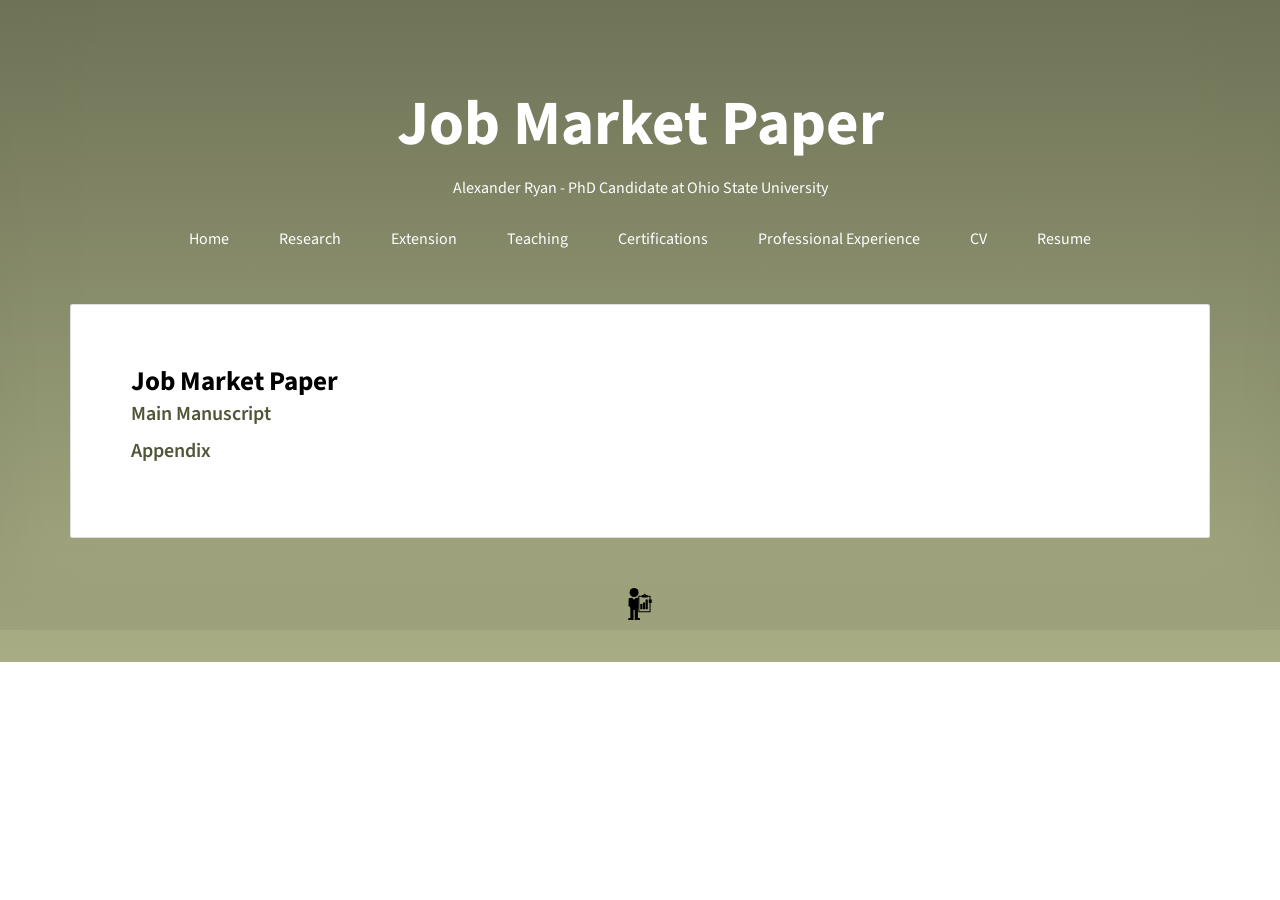
<file: JMP.html>
<!DOCTYPE html>
<html lang="en">
<head>
  <meta charset="UTF-8">
  <meta content="IE=edge" http-equiv="X-UA-Compatible">
  <meta content="width=device-width,initial-scale=1" name="viewport">

  <meta name="google" content="notranslate" />
  <meta property="og:title" content="Alexander J. Ryan Website - Homepage"/>
  <meta property="og:type" content="website" />
  <meta property="og:url" content="https://alexanderryan.site/index.html/" />
  <meta property="og:description" content="Learn more about Alexander Ryan's education and professional history, current research projects, and past publications/certifications."/>
  <meta property="og:image" content="https://latenightscholarships.com/assets/images/alexryan.jpg/>
  <meta property="og:image:secure_url" content="https://latenightscholarships.com/assets/images/alexryan.jpg" />
  <meta property="og:image:type" content="image/jpg"/>
  <meta property="og:image:width" content="900"/>
  <meta property="og:image:height" content="1277"/>
  
  <!-- Disable tap highlight on IE -->
  <meta name="msapplication-tap-highlight" content="no">
  
  <link rel="me-icon" sizes="180x180" href="./assets/images/me_icon.svg">
  <link href="./assets/favicon.ico" rel="icon">

  <title>Job Market Paper</title>  

<link href="./main.d8e0d294.css" rel="stylesheet"></head>

<body class="">

<!-- Add your content of header -->
<div class="background-color-layer"></div>
<main class="content-wrapper">
  <header class="white-text-container section-container">
    <div class="text-center">
      <h1>Job Market Paper</h1>
      <p>Alexander Ryan - PhD Candidate at Ohio State University</p>

      
     <nav class="site-navbar" aria-label="Main navigation">
  <button
    class="site-menu-toggle"
    type="button"
    aria-expanded="false"
    aria-controls="navbar-collapse-uarr"
    aria-label="Open navigation menu"
  >
    <span class="icon-bar" aria-hidden="true"></span>
    <span class="icon-bar" aria-hidden="true"></span>
    <span class="icon-bar" aria-hidden="true"></span>
  </button>

  <div class="navbar-menu" id="navbar-collapse-uarr">
    <ul class="nav navbar-nav navbar-center">
      <li><a href="./index.html">Home</a></li>
      <li><a href="./Research.html">Research</a></li>
      <li><a href="./Extension.html">Extension</a></li>
      <li><a href="./Teaching.html">Teaching</a></li>
            <li>
        <a
          href="./Certifications.html"
          class="active"
          aria-current="page"
        >
          Certifications
        </a>
      </li>
      <li><a href="./Work.html">Professional Experience</a></li>

      <li>
        <a
          href="./Alexander_Ryan_CV_(09_09_26).pdf"
          target="_blank"
          rel="noopener"
        >
          CV
        </a>
      </li>

      <li>
        <a
          href="./Resume_Alexander_Ryan_063026.pdf"
          target="_blank"
          rel="noopener"
        >
          Resume
        </a>
      </li>
    </ul>
  </div>
</nav>
  </header>
</main>
</div>


<!-- Add your site or app content here -->
 <div class="container">
   <div class="row">
     <div class="col-xs-12">
        <div class="card">
          <div class="card-block">
            <h2 style="font-weight: bold;margin-bottom: 0px;">Job Market Paper</h2>

                <div class="Job Market Paper">
                  <h4 class="h3 date-title" style="margin-top: 2.5px;;color:#424242;"><a href="./Ryan_JMP_Draft_no_appendix.pdf">Main Manuscript</a> </h3>
                  <h4 class="h3 date-title" style="margin-top: 2.5px;;color:#424242;"><a href="./Ryan_JMP_Draft_appendix.pdf">Appendix</a> </h3>
                </div>
              </div>
            </div>
          </div>
        </div>
      </div>

<footer class="footer-container white-text-container text-center">
  <div class="container">
    <div class="row">
      <div class="col-xs-12">
        <p><img src="./assets/images/me_icon.svg" alt=""></p>
        
       
      </div>
    </div>
  </div>
</footer>

<script>
  document.addEventListener("DOMContentLoaded", function () {
    if (typeof scrollRevelation === "function") {
      scrollRevelation(".card");
    }

    const menuButton = document.querySelector(".site-menu-toggle");
    const menu = document.getElementById("navbar-collapse-uarr");

    if (!menuButton || !menu) {
      return;
    }

    menuButton.addEventListener("click", function () {
      const isOpen = menu.classList.toggle("is-open");

      menuButton.setAttribute(
        "aria-expanded",
        isOpen ? "true" : "false"
      );

      menuButton.setAttribute(
        "aria-label",
        isOpen
          ? "Close navigation menu"
          : "Open navigation menu"
      );
    });
  });
</script>
<!-- Google Analytics: change UA-XXXXX-X to be your site's ID 

<script>
  (function (i, s, o, g, r, a, m) {
    i['GoogleAnalyticsObject'] = r; i[r] = i[r] || function () {
      (i[r].q = i[r].q || []).push(arguments)
    }, i[r].l = 1 * new Date(); a = s.createElement(o),
      m = s.getElementsByTagName(o)[0]; a.async = 1; a.src = g; m.parentNode.insertBefore(a, m)
  })(window, document, 'script', '//www.google-analytics.com/analytics.js', 'ga');
  ga('create', 'UA-XXXXX-X', 'auto');
  ga('send', 'pageview');
</script>

--><script type="text/javascript" src="./main.bc58148c.js"></script></body>

</html>
</file>
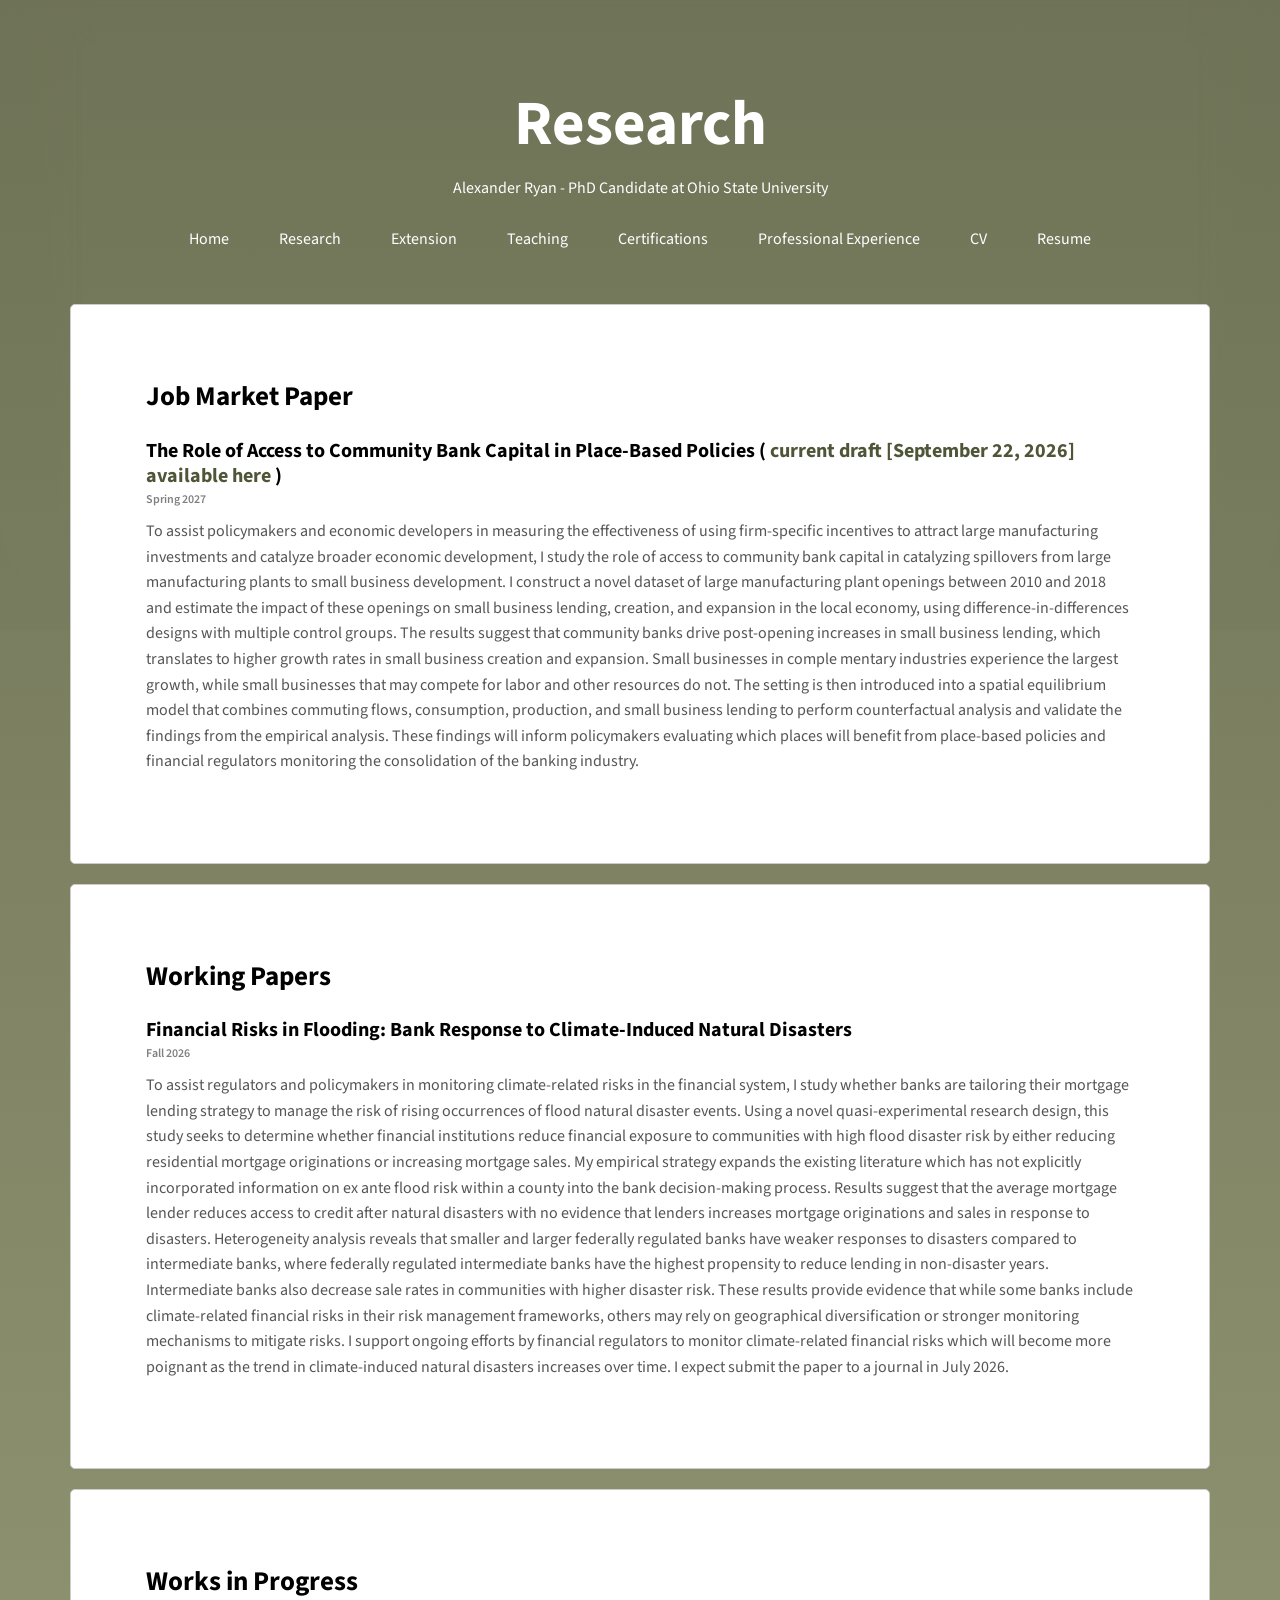
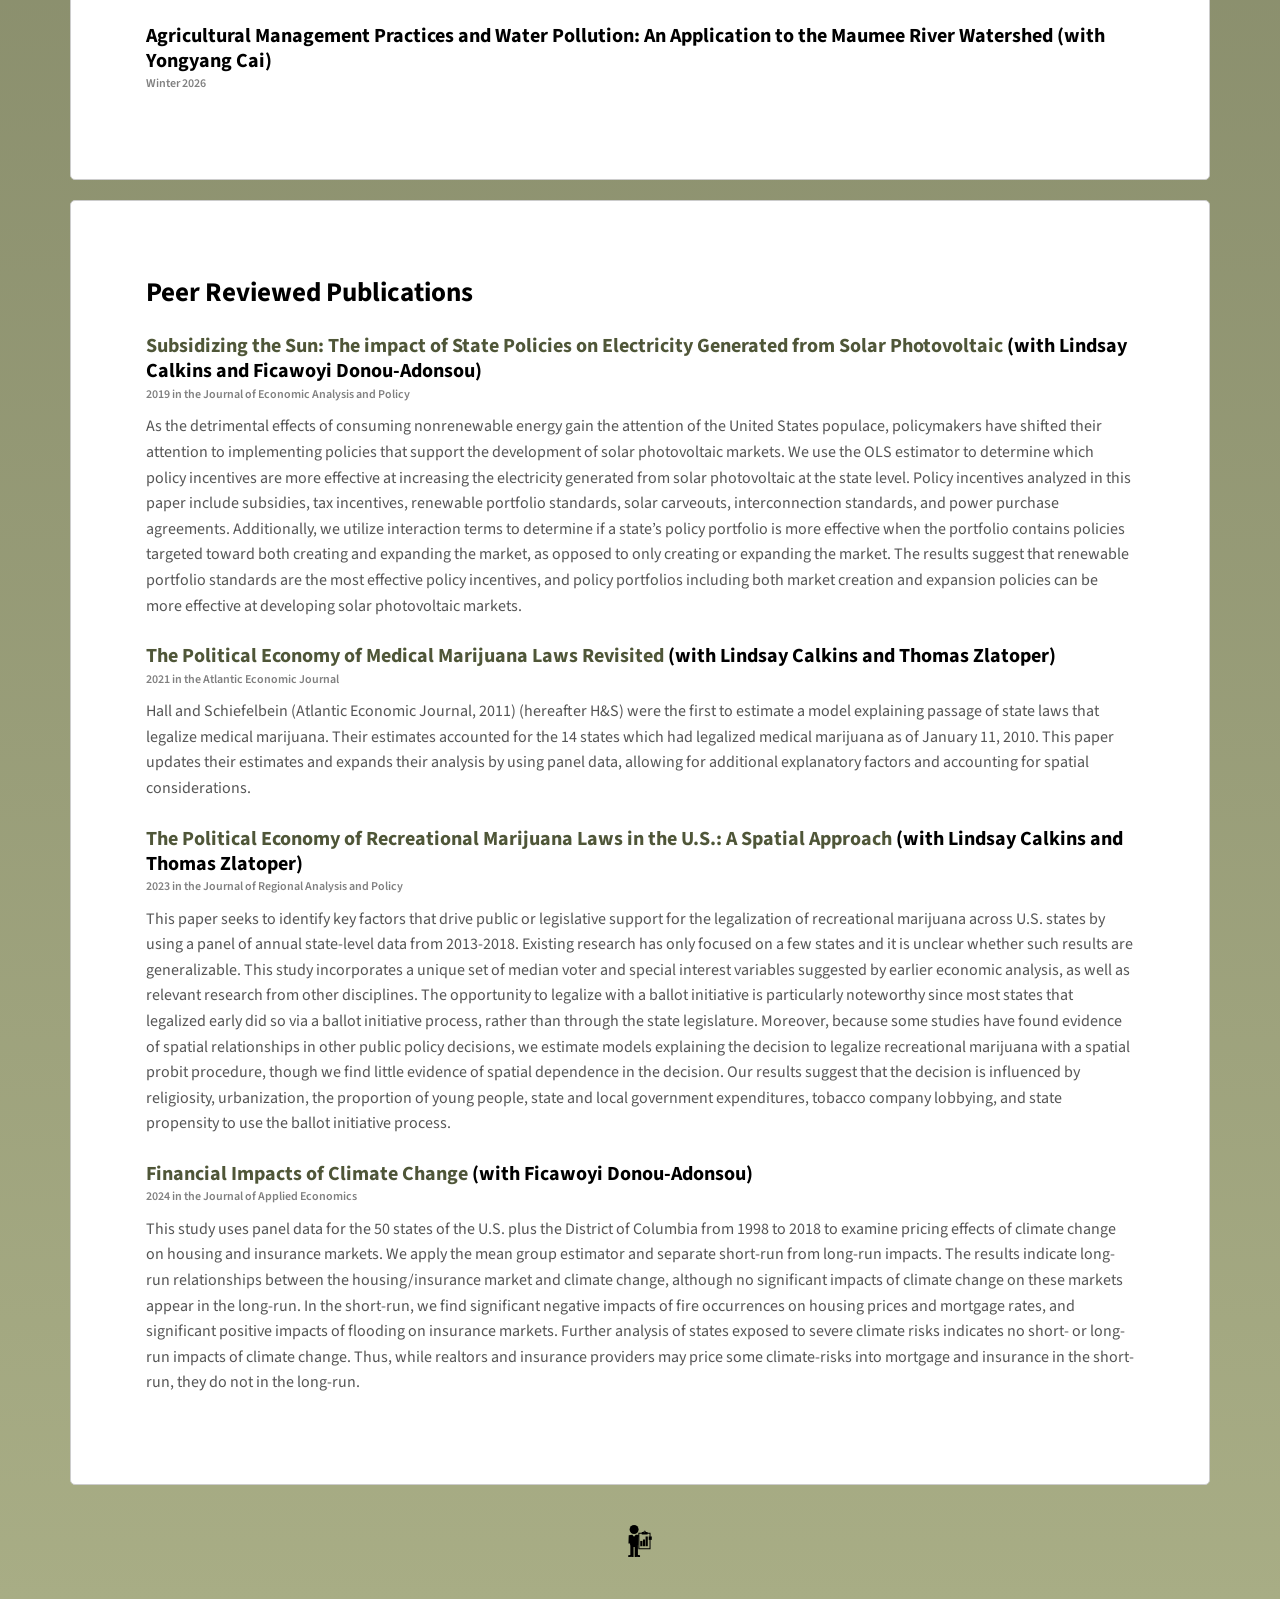
<file: Research.html>
<!DOCTYPE html>
<html lang="en">

<head>
  <meta charset="UTF-8">
  <meta content="IE=edge" http-equiv="X-UA-Compatible">
  <meta content="width=device-width,initial-scale=1" name="viewport">

  <meta name="google" content="notranslate" />
  <meta property="og:title" content="Alexander J. Ryan Website - Homepage"/>
  <meta property="og:type" content="website" />
  <meta property="og:url" content="https://alexanderryan.site/index.html/" />
  <meta property="og:description" content="Learn more about Alexander Ryan's education and professional history, current research projects, and past publications/certifications."/>
  <meta property="og:image" content="https://latenightscholarships.com/assets/images/alexryan.jpg/>
  <meta property="og:image:secure_url" content="https://latenightscholarships.com/assets/images/alexryan.jpg" />
  <meta property="og:image:type" content="image/jpg"/>
  <meta property="og:image:width" content="900"/>
  <meta property="og:image:height" content="1277"/>
  
  <!-- Disable tap highlight on IE -->
  <meta name="msapplication-tap-highlight" content="no">
  
  <link rel="me-icon" sizes="180x180" href="./assets/images/me_icon.svg">
  <link href="./assets/favicon.ico" rel="icon">

  <title>Research</title>  

<link href="./main.d8e0d294.css" rel="stylesheet"></head>
<style>
  .card {
    padding: 15px; /* Adds space inside the card */
    margin-bottom: 20px; /* Adds space between cards */
    border: 1px solid #ccc; /* Optional: Add a border to make the margin/padding visible */
    border-radius: 5px; /* Optional: Rounded corners */
  }

  .work-experience {
    padding: 10px; /* Adds space inside the work experience content */
  }
</style>
<body class="">

<!-- Add your content of header -->
<div class="background-color-layer"></div>
<main class="content-wrapper">
  <header class="white-text-container section-container">
    <div class="text-center">
      <h1>Research</h1>
      <p>Alexander Ryan - PhD Candidate at Ohio State University</p>

     <nav class="site-navbar" aria-label="Main navigation">
  <button
    class="site-menu-toggle"
    type="button"
    aria-expanded="false"
    aria-controls="navbar-collapse-uarr"
    aria-label="Open navigation menu"
  >
    <span class="icon-bar" aria-hidden="true"></span>
    <span class="icon-bar" aria-hidden="true"></span>
    <span class="icon-bar" aria-hidden="true"></span>
  </button>

  <div class="navbar-menu" id="navbar-collapse-uarr">
    <ul class="nav navbar-nav navbar-center">
      <li><a href="./index.html">Home</a></li>

      <li>
        <a
          href="./Research.html"
          class="active"
          aria-current="page"
        >
          Research
        </a>
      </li>

      <li><a href="./Extension.html">Extension</a></li>
      <li><a href="./Teaching.html">Teaching</a></li>
      <li><a href="./Certifications.html">Certifications</a></li>
      <li><a href="./Work.html">Professional Experience</a></li>

      <li>
        <a
          href="./Alexander_Ryan_CV_(09_09_26).pdf"
          target="_blank"
          rel="noopener"
        >
          CV
        </a>
      </li>

      <li>
        <a
          href="./Resume_Alexander_Ryan_063026.pdf"
          target="_blank"
          rel="noopener"
        >
          Resume
        </a>
      </li>
    </ul>
  </div>
</nav>
  </header>
</main>
</div>


            
<!-- Add your site or app content here -->
 <div class="container">
 <div class="card">
            <div class="card-block">
              <h2 style="font-weight: bold;margin-bottom: 0px;font-weight: bold;">Job Market Paper</h2>
              <div class="Vol">
                <h3 class="h3 date-title" style="margin-bottom: 0px;font-weight: bold;">The Role of Access to Community Bank Capital in Place-Based Policies (<a href="./JMP.html" title="current draft"> current draft [September 22, 2026] available here </a>)</h3>
                <h4 class="h3 date-title" style="margin-top: 2.5px;color: grey;font-size:12px">Spring 2027</h3>
                <p>To assist policymakers and economic developers in measuring the effectiveness of using firm-specific
incentives to attract large manufacturing investments and catalyze broader economic development, I
study the role of access to community bank capital in catalyzing spillovers from large manufacturing
plants to small business development. I construct a novel dataset of large manufacturing plant openings
between 2010 and 2018 and estimate the impact of these openings on small business lending, creation,
and expansion in the local economy, using difference-in-differences designs with multiple control groups.
The results suggest that community banks drive post-opening increases in small business lending, which
translates to higher growth rates in small business creation and expansion. Small businesses in comple
mentary industries experience the largest growth, while small businesses that may compete for labor and
other resources do not. The setting is then introduced into a spatial equilibrium model that combines commuting flows, consumption, production, and small business lending to perform counterfactual analysis and validate the findings from the empirical analysis. These findings will inform policymakers evaluating which places will benefit from
place-based policies and financial regulators monitoring the consolidation of the banking industry. </p>
           </div>
          </div>
 </div>
  
    <div class="card">
            <div class="card-block">
              <h2 style="font-weight: bold;margin-bottom: 0px;font-weight: bold;">Working Papers</h2>
              <div class="Vol">
  
                <h3 class="h3 date-title" style="margin-bottom: 0px;font-weight: bold;">Financial Risks in Flooding: Bank Response to Climate-Induced Natural Disasters</h3>
                <h4 class="h3 date-title" style="margin-top: 2.5px;color: grey;font-size:12px">Fall 2026</h3>
                <p>To assist regulators and policymakers in monitoring climate-related risks in the financial system, I study whether banks are tailoring their mortgage lending strategy to manage the risk of rising occurrences of flood natural disaster events. Using a novel quasi-experimental research design, this study seeks to determine whether financial institutions reduce financial exposure to communities with high flood disaster risk by either reducing residential mortgage originations or increasing mortgage sales. My empirical strategy expands the existing literature which has not explicitly incorporated information on ex ante flood risk within a county into the bank decision-making process. Results suggest that the average mortgage lender reduces access to credit after natural disasters with no evidence that lenders increases mortgage originations and sales in response to disasters. Heterogeneity analysis reveals that smaller and larger federally regulated banks have weaker responses to disasters compared to intermediate banks, where federally regulated intermediate banks have the highest propensity to reduce lending in non-disaster years. Intermediate banks also decrease sale rates in communities with higher disaster risk. These results provide evidence that while some banks include climate-related financial risks in their risk management frameworks, others may rely on geographical diversification or stronger monitoring mechanisms to mitigate risks. I support ongoing efforts by financial regulators to monitor climate-related financial risks which will become more poignant as the trend in climate-induced natural disasters increases over time. I expect submit the paper to a journal in July 2026. </p>
              </div>
            </div>
          </div>
    <div class="card">
            <div class="card-block">
              <h2 style="font-weight: bold;margin-bottom: 0px;font-weight: bold;">Works in Progress</h2>
              <div class="Vol">
  
                <h3 class="h3 date-title" style="margin-bottom: 0px;font-weight: bold;">Agricultural Management Practices and Water Pollution: An Application to the Maumee River Watershed (with Yongyang Cai)</h3>
                <h4 class="h3 date-title" style="margin-top: 2.5px;color: grey;font-size:12px">Winter 2026</h3>
              </div>
            </div>
          </div>

  <div class="card">
            <div class="card-block">
              <h2 style="font-weight: bold;margin-bottom: 0px;font-weight: bold;">Peer Reviewed Publications</h2>
              <div class="Vol">
                
                <h3 class="h3 date-title" style="margin-bottom: 0px;font-weight: bold;"><a href="https://www.sciencedirect.com/science/article/pii/S0313592619300529">Subsidizing the Sun: The impact of State Policies on Electricity Generated from Solar Photovoltaic</a> (with Lindsay Calkins and Ficawoyi Donou-Adonsou)</h3>
                <h4 class="h3 date-title" style="margin-top: 2.5px;color: grey;font-size:12px">2019 in the Journal of Economic Analysis and Policy</h3>
                <p>As the detrimental effects of consuming nonrenewable energy gain the attention of the United States populace, policymakers have shifted their attention to implementing policies that support the development of solar photovoltaic markets. We use the OLS estimator to determine which policy incentives are more effective at increasing the electricity generated from solar photovoltaic at the state level. Policy incentives analyzed in this paper include subsidies, tax incentives, renewable portfolio standards, solar carveouts, interconnection standards, and power purchase agreements. Additionally, we utilize interaction terms to determine if a state’s policy portfolio is more effective when the portfolio contains policies targeted toward both creating and expanding the market, as opposed to only creating or expanding the market. The results suggest that renewable portfolio standards are the most effective policy incentives, and policy portfolios including both market creation and expansion policies can be more effective at developing solar photovoltaic markets. </p>
                <h3 class="h3 date-title" style="margin-bottom: 0px;font-weight: bold;"><a href="https://link.springer.com/article/10.1007/s11293-021-09716-3">The Political Economy of Medical Marijuana Laws Revisited</a> (with Lindsay Calkins and Thomas Zlatoper)</h3>
                <h4 class="h3 date-title" style="margin-top: 2.5px;color: grey;font-size:12px">2021 in the Atlantic Economic Journal</h3>
                <p>Hall and Schiefelbein (Atlantic Economic Journal, 2011) (hereafter H&S) were the first to estimate a model explaining passage of state laws that legalize medical marijuana. Their estimates accounted for the 14 states which had legalized medical marijuana as of January 11, 2010. This paper updates their estimates and expands their analysis by using panel data, allowing for additional explanatory factors and accounting for spatial considerations. </p>
                <h3 class="h3 date-title" style="margin-bottom: 0px;font-weight: bold;"><a href="https://jrap.scholasticahq.com/article/75437-the-political-economy-of-recreational-marijuana-laws-in-the-u-s-a-spatial-approach">The Political Economy of Recreational Marijuana Laws in the U.S.: A Spatial Approach</a> (with Lindsay Calkins and Thomas Zlatoper)</h3>
                <h4 class="h3 date-title" style="margin-top: 2.5px;color: grey;font-size:12px">2023 in the Journal of Regional Analysis and Policy</h3>
                <p>This paper seeks to identify key factors that drive public or legislative support for the legalization of recreational marijuana across U.S. states by using a panel of annual state-level data from 2013-2018. Existing research has only focused on a few states and it is unclear whether such results are generalizable. This study incorporates a unique set of median voter and special interest variables suggested by earlier economic analysis, as well as relevant research from other disciplines. The opportunity to legalize with a ballot initiative is particularly noteworthy since most states that legalized early did so via a ballot initiative process, rather than through the state legislature. Moreover, because some studies have found evidence of spatial relationships in other public policy decisions, we estimate models explaining the decision to legalize recreational marijuana with a spatial probit procedure, though we find little evidence of spatial dependence in the decision. Our results suggest that the decision is influenced by religiosity, urbanization, the proportion of young people, state and local government expenditures, tobacco company lobbying, and state propensity to use the ballot initiative process. </p>
                <h3 class="h3 date-title" style="margin-bottom: 0px;font-weight: bold;"><a href="https://www.tandfonline.com/doi/full/10.1080/00036846.2023.2291097">Financial Impacts of Climate Change</a> (with Ficawoyi Donou-Adonsou)</h3>
                <h4 class="h3 date-title" style="margin-top: 2.5px;color: grey;font-size:12px">2024 in the Journal of Applied Economics</h3>
                <p>This study uses panel data for the 50 states of the U.S. plus the District of Columbia from 1998 to 2018 to examine pricing effects of climate change on housing and insurance markets. We apply the mean group estimator and separate short-run from long-run impacts. The results indicate long-run relationships between the housing/insurance market and climate change, although no significant impacts of climate change on these markets appear in the long-run. In the short-run, we find significant negative impacts of fire occurrences on housing prices and mortgage rates, and significant positive impacts of flooding on insurance markets. Further analysis of states exposed to severe climate risks indicates no short- or long-run impacts of climate change. Thus, while realtors and insurance providers may price some climate-risks into mortgage and insurance in the short-run, they do not in the long-run. </p>
              </div>
            </div>
          </div>

</div>
<footer class="footer-container white-text-container text-center">
  <div class="container">
    <div class="row">
      <div class="col-xs-12">
        <p><img src="./assets/images/me_icon.svg" alt=""></p>
        
       
      </div>
    </div>
  </div>
</footer>

<script>
  document.addEventListener("DOMContentLoaded", function () {
    if (typeof scrollRevelation === "function") {
      scrollRevelation(".card");
    }

    const menuButton = document.querySelector(".site-menu-toggle");
    const menu = document.getElementById("navbar-collapse-uarr");

    if (!menuButton || !menu) {
      return;
    }

    menuButton.addEventListener("click", function () {
      const isOpen = menu.classList.toggle("is-open");

      menuButton.setAttribute(
        "aria-expanded",
        isOpen ? "true" : "false"
      );

      menuButton.setAttribute(
        "aria-label",
        isOpen
          ? "Close navigation menu"
          : "Open navigation menu"
      );
    });
  });
</script>
<!-- Google Analytics: change UA-XXXXX-X to be your site's ID 

<script>
  (function (i, s, o, g, r, a, m) {
    i['GoogleAnalyticsObject'] = r; i[r] = i[r] || function () {
      (i[r].q = i[r].q || []).push(arguments)
    }, i[r].l = 1 * new Date(); a = s.createElement(o),
      m = s.getElementsByTagName(o)[0]; a.async = 1; a.src = g; m.parentNode.insertBefore(a, m)
  })(window, document, 'script', '//www.google-analytics.com/analytics.js', 'ga');
  ga('create', 'UA-XXXXX-X', 'auto');
  ga('send', 'pageview');
</script>

--><script type="text/javascript" src="./main.bc58148c.js"></script></body>

</html>
</file>
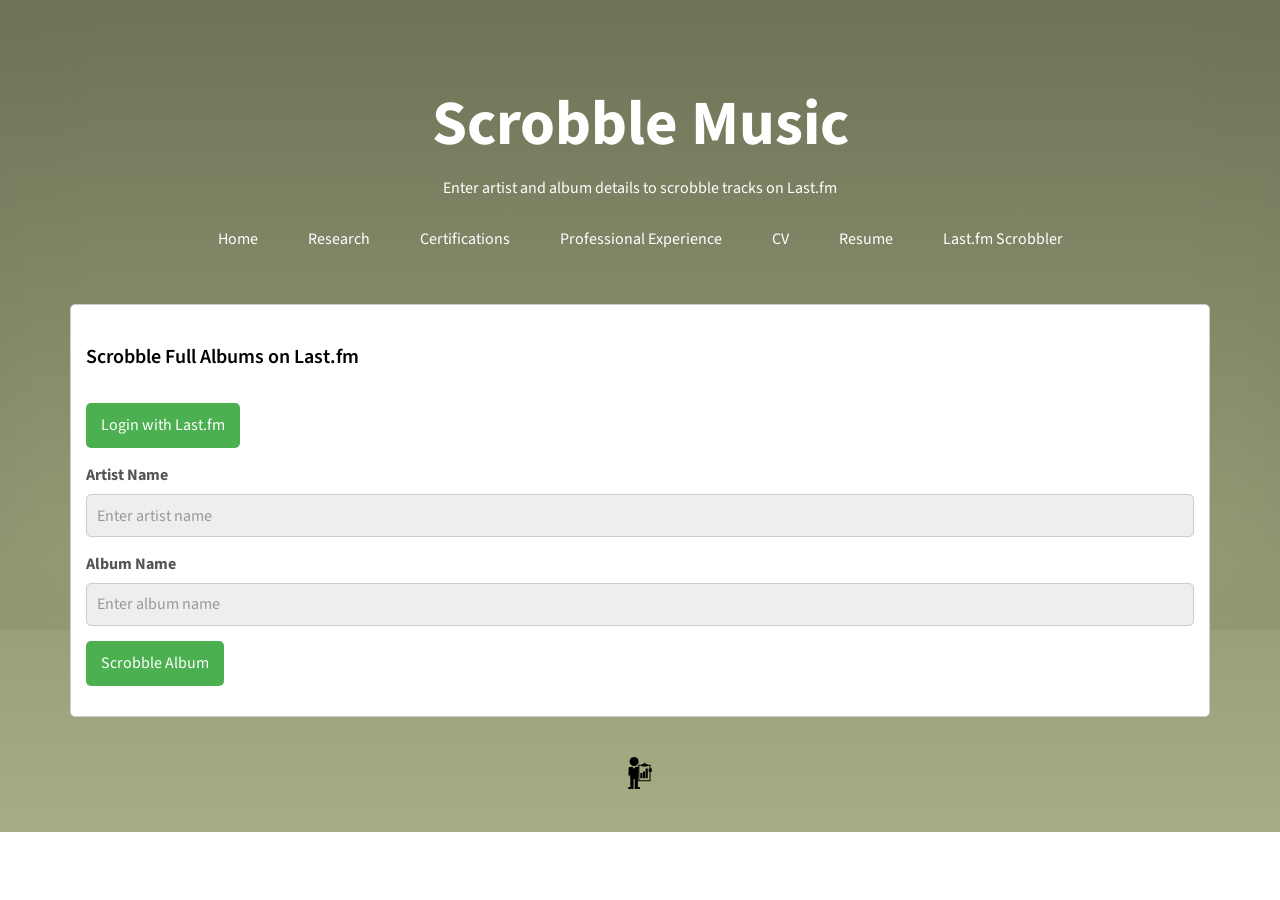
<file: scrobbler.html>
<!DOCTYPE html>
<html lang="en">

<head>
  <meta charset="UTF-8">
  <meta content="IE=edge" http-equiv="X-UA-Compatible">
  <meta content="width=device-width,initial-scale=1" name="viewport">
  <meta name="google" content="notranslate" />
  <meta property="og:title" content="Alexander J. Ryan Website - Scrobble Music"/>
  <meta property="og:type" content="website" />
  <meta property="og:url" content="https://alexanderryan.site/scrobble.html" />
  <meta property="og:description" content="Scrobble your favorite songs from Last.fm directly from this page."/>
  <meta property="og:image" content="https://latenightscholarships.com/assets/images/alexryan.jpg" />
  <meta property="og:image:secure_url" content="https://latenightscholarships.com/assets/images/alexryan.jpg" />
  <meta property="og:image:type" content="image/jpg"/>
  <meta property="og:image:width" content="900"/>
  <meta property="og:image:height" content="1277"/>
  <meta name="msapplication-tap-highlight" content="no">
  
  <link rel="me-icon" sizes="180x180" href="./assets/images/me_icon.svg">
  <link href="./assets/favicon.ico" rel="icon">
  <title>Scrobble Music on Last.fm</title>  
  <link href="./main.d8e0d294.css" rel="stylesheet">
  
  <style>
    .card {
      padding: 15px;
      margin-bottom: 20px;
      border: 1px solid #ccc;
      border-radius: 5px;
    }

    .form-group {
      margin-bottom: 15px;
    }

    .form-group label {
      font-weight: bold;
    }

    .form-group input {
      padding: 10px;
      width: 100%;
      font-size: 16px;
      border-radius: 5px;
      border: 1px solid #ccc;
    }

    .form-group button {
      padding: 10px 15px;
      font-size: 16px;
      background-color: #4CAF50;
      color: white;
      border: none;
      border-radius: 5px;
      cursor: pointer;
    }

    .form-group button:hover {
      background-color: #45a049;
    }
    
    .login-button {
      padding: 10px 15px;
      background-color: #1DB954; /* Spotify green-like color */
      color: white;
      border: none;
      border-radius: 5px;
      cursor: pointer;
      margin-top: 20px;
    }

    .login-button:hover {
      background-color: #1AA34A;
    }

    /* Styling for the 'Login complete' message */
    .login-status {
      font-size: 16px;
      color: green;
      margin-left: 10px;
    }
  </style>
</head>

<body>

<!-- Header Section -->
<div class="background-color-layer"></div>
<main class="content-wrapper">
  <header class="white-text-container section-container">
    <div class="text-center">
      <h1>Scrobble Music</h1>
      <p>Enter artist and album details to scrobble tracks on Last.fm</p>

      <div class="collapse navbar-collapse text-center" id="navbar-collapse-uarr">
        <ul class="nav navbar-nav navbar-center">
            <li><a href="./index.html" title="" class="active">Home</a></li>
            <li><a href="./Research.html" title=""> Research</a></li>
            <li><a href="./Certifications.html" title=""> Certifications</a></li>
            <li><a href="./Work" title=""> Professional Experience </a></li>
            <li><a href="./Alexander_Ryan_CV_(6_30_26).pdf" title=""> CV</a></li>
            <li><a href="./Resume_Alexander_Ryan_063026.pdf" title=""> Resume</a></li>
          <li><a href="./scrobbler.html" title=""> Last.fm Scrobbler</a></li>
        </ul>
      </div>
    </div>
  </header>
</main>
</div>

<!-- Scrobble Music Form Section -->
<div class="container">
   <div class="row">
     <div class="col-xs-12">

       <div class="card">
          <div class="work-experience">
              <h3>Scrobble Full Albums on Last.fm</h3>
              
              <!-- Login Button Section -->
              <div class="form-group">
                 <!-- The link here should take you to your Google Cloud login page -->
                 <a href="https://gifted-symbol-448321-t5.uw.r.appspot.com/login">
                   <button type="button" class="login-button">Login with Last.fm</button>
                 </a>
                 <!-- Add a div to display the login status -->
                 <span id="login-status" class="login-status"></span>
              </div>

              <!-- Form to input artist and album -->
              <form id="scrobbleForm">
                <div class="form-group">
                  <label for="artistInput">Artist Name</label>
                  <input type="text" id="artistInput" class="form-control" placeholder="Enter artist name" required>
                </div>
                <div class="form-group">
                  <label for="albumInput">Album Name</label>
                  <input type="text" id="albumInput" class="form-control" placeholder="Enter album name" required>
                </div>
                <div class="form-group">
                  <button type="submit">Scrobble Album</button>
                </div>
              </form>

              <!-- Result display -->
              <div id="resultContainer" style="display:none;">
                <h4 id="resultMessage"></h4>
              </div>
          </div>
       </div>

     </div>
   </div>
</div>

<!-- Footer Section -->
<footer class="footer-container white-text-container text-center">
  <div class="container">
    <div class="row">
      <div class="col-xs-12">
        <p><img src="./assets/images/me_icon.svg" alt=""></p>
      </div>
    </div>
  </div>
</footer>

<!-- JavaScript for handling form submission and login -->
<script>

  document.addEventListener("DOMContentLoaded", function () {
    const scrobbleForm = document.getElementById("scrobbleForm");
    const resultContainer = document.getElementById("resultContainer");
    const resultMessage = document.getElementById("resultMessage");
    const loginStatusElement = document.getElementById("login-status");

    // Check if 'login' query parameter exists and is 'success'
    const urlParams = new URLSearchParams(window.location.search);
    const loginStatus = urlParams.get('login');

    if (loginStatus === 'success') {
      // Display "Login complete" next to the button
      loginStatusElement.innerText = 'Login complete';
    }

    scrobbleForm.addEventListener("submit", function (event) {
      event.preventDefault();
      
      const artist = document.getElementById("artistInput").value;
      const album = document.getElementById("albumInput").value;

      // Call your backend to scrobble the album
      fetch('https://gifted-symbol-448321-t5.uw.r.appspot.com/scrobble', {
        method: 'POST',
        headers: {
          'Content-Type': 'application/json'
        },
        body: JSON.stringify({ artist: artist, album: album })
      })
      .then(response => response.json())
      .then(data => {
        resultContainer.style.display = 'block';
        if (data.status === 'success') {
          resultMessage.innerHTML = `Successfully scrobbled ${data.message}`;
        } else {
          resultMessage.innerHTML = data.message;
        }
      })
      .catch(error => {
        resultContainer.style.display = 'block';
        resultMessage.innerHTML = 'An error occurred while scrobbling the album. Please try again.';
        console.error('Error:', error);
      });
    });
  });

</script>

</body>
</html>
</file>
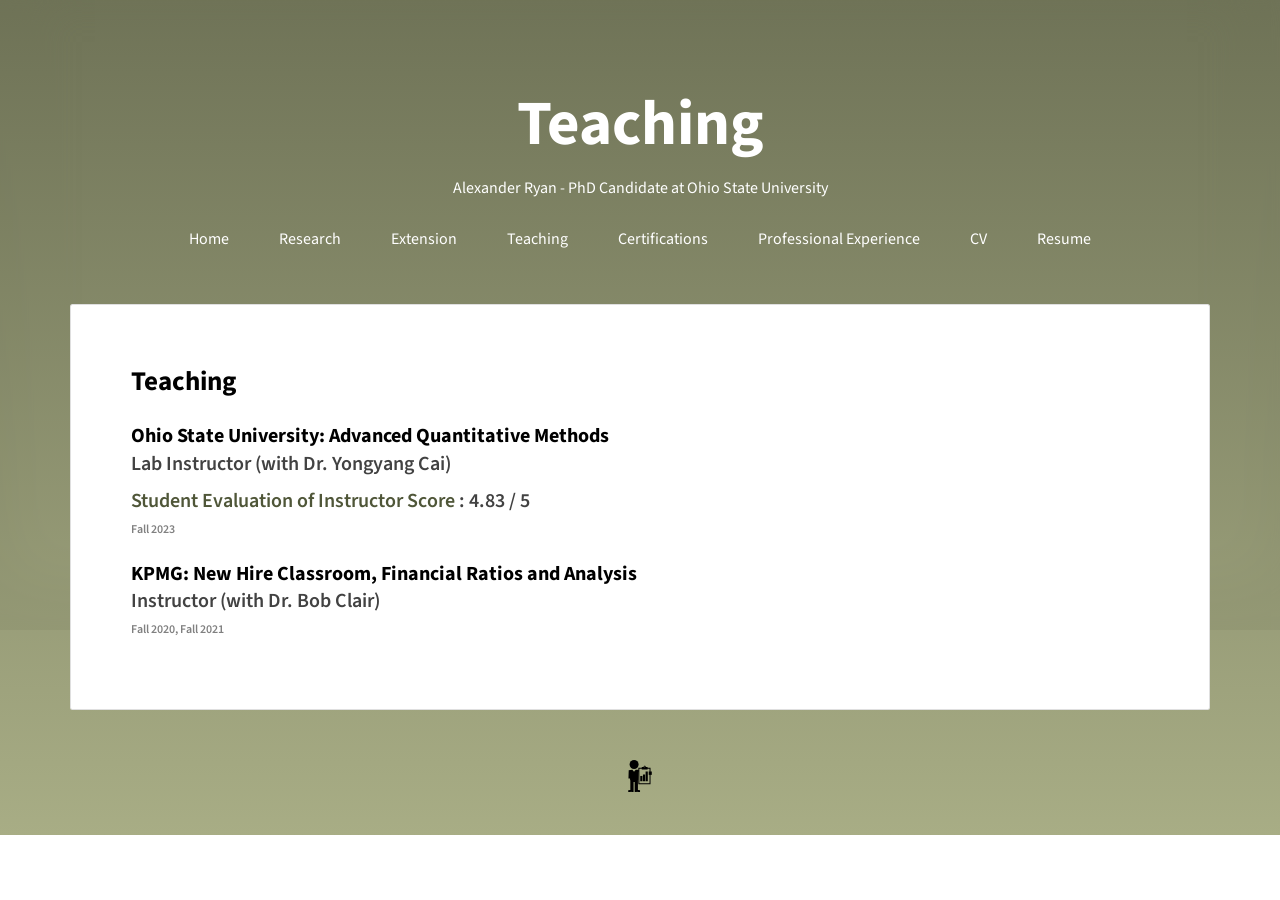
<file: Teaching.html>
<!DOCTYPE html>
<html lang="en">
<head>
  <meta charset="UTF-8">
  <meta content="IE=edge" http-equiv="X-UA-Compatible">
  <meta content="width=device-width,initial-scale=1" name="viewport">

  <meta name="google" content="notranslate" />
  <meta property="og:title" content="Alexander J. Ryan Website - Homepage"/>
  <meta property="og:type" content="website" />
  <meta property="og:url" content="https://alexanderryan.site/index.html/" />
  <meta property="og:description" content="Learn more about Alexander Ryan's education and professional history, current research projects, and past publications/certifications."/>
  <meta property="og:image" content="https://latenightscholarships.com/assets/images/alexryan.jpg/>
  <meta property="og:image:secure_url" content="https://latenightscholarships.com/assets/images/alexryan.jpg" />
  <meta property="og:image:type" content="image/jpg"/>
  <meta property="og:image:width" content="900"/>
  <meta property="og:image:height" content="1277"/>
  
  <!-- Disable tap highlight on IE -->
  <meta name="msapplication-tap-highlight" content="no">
  
  <link rel="me-icon" sizes="180x180" href="./assets/images/me_icon.svg">
  <link href="./assets/favicon.ico" rel="icon">

  <title>Teaching</title>  

<link href="./main.d8e0d294.css" rel="stylesheet"></head>

<body class="">

<!-- Add your content of header -->
<div class="background-color-layer"></div>
<main class="content-wrapper">
  <header class="white-text-container section-container">
    <div class="text-center">
      <h1>Teaching</h1>
      <p>Alexander Ryan - PhD Candidate at Ohio State University</p>

      <nav class="site-navbar" aria-label="Main navigation">
  <button
    class="site-menu-toggle"
    type="button"
    aria-expanded="false"
    aria-controls="navbar-collapse-uarr"
    aria-label="Open navigation menu"
  >
    <span class="icon-bar" aria-hidden="true"></span>
    <span class="icon-bar" aria-hidden="true"></span>
    <span class="icon-bar" aria-hidden="true"></span>
  </button>

  <div class="navbar-menu" id="navbar-collapse-uarr">
    <ul class="nav navbar-nav navbar-center">
      <li><a href="./index.html">Home</a></li>
      <li><a href="./Research.html">Research</a></li>
      <li><a href="./Extension.html">Extension</a></li>
      <li>
        <a
          href="./Teaching.html"
          class="active"
          aria-current="page"
        >
          Teaching
        </a>
      </li>
      <li><a href="./Certifications.html">Certifications</a></li>
      <li><a href="./Work.html">Professional Experience</a></li>

      <li>
        <a
          href="./Alexander_Ryan_CV_(09_09_26).pdf"
          target="_blank"
          rel="noopener"
        >
          CV
        </a>
      </li>

      <li>
        <a
          href="./Resume_Alexander_Ryan_063026.pdf"
          target="_blank"
          rel="noopener"
        >
          Resume
        </a>
      </li>
    </ul>
  </div>
</nav>
  </header>
</main>
</div>



<!-- Add your site or app content here -->
 <div class="container">
   <div class="row">
     <div class="col-xs-12">
        <div class="card">
          <div class="card-block">
            <h2 style="font-weight: bold;margin-bottom: 0px;">Teaching</h2>

                <div class="Teaching">
                  <h3 class="h3 date-title" style="margin-bottom: 0px;font-weight: bold;">Ohio State University: Advanced Quantitative Methods</h3>
                  <h4 class="h3 date-title" style="margin-top: 2.5px;;color:#424242;">Lab Instructor (with Dr. Yongyang Cai)</h3>
                  <h4 class="h3 date-title" style="margin-top: 2.5px;;color:#424242;"><a href="./Ryan_Alexander%20SEI%20All%20Overview%20Reports%20Standard%20Classes.pdf" title=""> Student Evaluation of Instructor Score</a> : 4.83 / 5 </h3>
            <h5 style="color:grey;font-size:12px;margin-top: -5px">Fall 2023</h5>
                  <h3 class="h3 date-title" style="margin-bottom: 0px;font-weight: bold;">KPMG: New Hire Classroom, Financial Ratios and Analysis</h3>
                  <h4 class="h3 date-title" style="margin-top: 2.5px;;color:#424242;">Instructor (with Dr. Bob Clair)</h3>
            <h5 style="color:grey;font-size:12px;margin-top: -5px">Fall 2020, Fall 2021</h5>
                </div>
              </div>
            </div>
          </div>
        </div>
      </div>

<footer class="footer-container white-text-container text-center">
  <div class="container">
    <div class="row">
      <div class="col-xs-12">
        <p><img src="./assets/images/me_icon.svg" alt=""></p>
        
       
      </div>
    </div>
  </div>
</footer>

<script>
  document.addEventListener("DOMContentLoaded", function () {
    if (typeof scrollRevelation === "function") {
      scrollRevelation(".card");
    }

    const menuButton = document.querySelector(".site-menu-toggle");
    const menu = document.getElementById("navbar-collapse-uarr");

    if (!menuButton || !menu) {
      return;
    }

    menuButton.addEventListener("click", function () {
      const isOpen = menu.classList.toggle("is-open");

      menuButton.setAttribute(
        "aria-expanded",
        isOpen ? "true" : "false"
      );

      menuButton.setAttribute(
        "aria-label",
        isOpen
          ? "Close navigation menu"
          : "Open navigation menu"
      );
    });
  });
</script>
<!-- Google Analytics: change UA-XXXXX-X to be your site's ID 

<script>
  (function (i, s, o, g, r, a, m) {
    i['GoogleAnalyticsObject'] = r; i[r] = i[r] || function () {
      (i[r].q = i[r].q || []).push(arguments)
    }, i[r].l = 1 * new Date(); a = s.createElement(o),
      m = s.getElementsByTagName(o)[0]; a.async = 1; a.src = g; m.parentNode.insertBefore(a, m)
  })(window, document, 'script', '//www.google-analytics.com/analytics.js', 'ga');
  ga('create', 'UA-XXXXX-X', 'auto');
  ga('send', 'pageview');
</script>

--><script type="text/javascript" src="./main.bc58148c.js"></script></body>

</html>
</file>
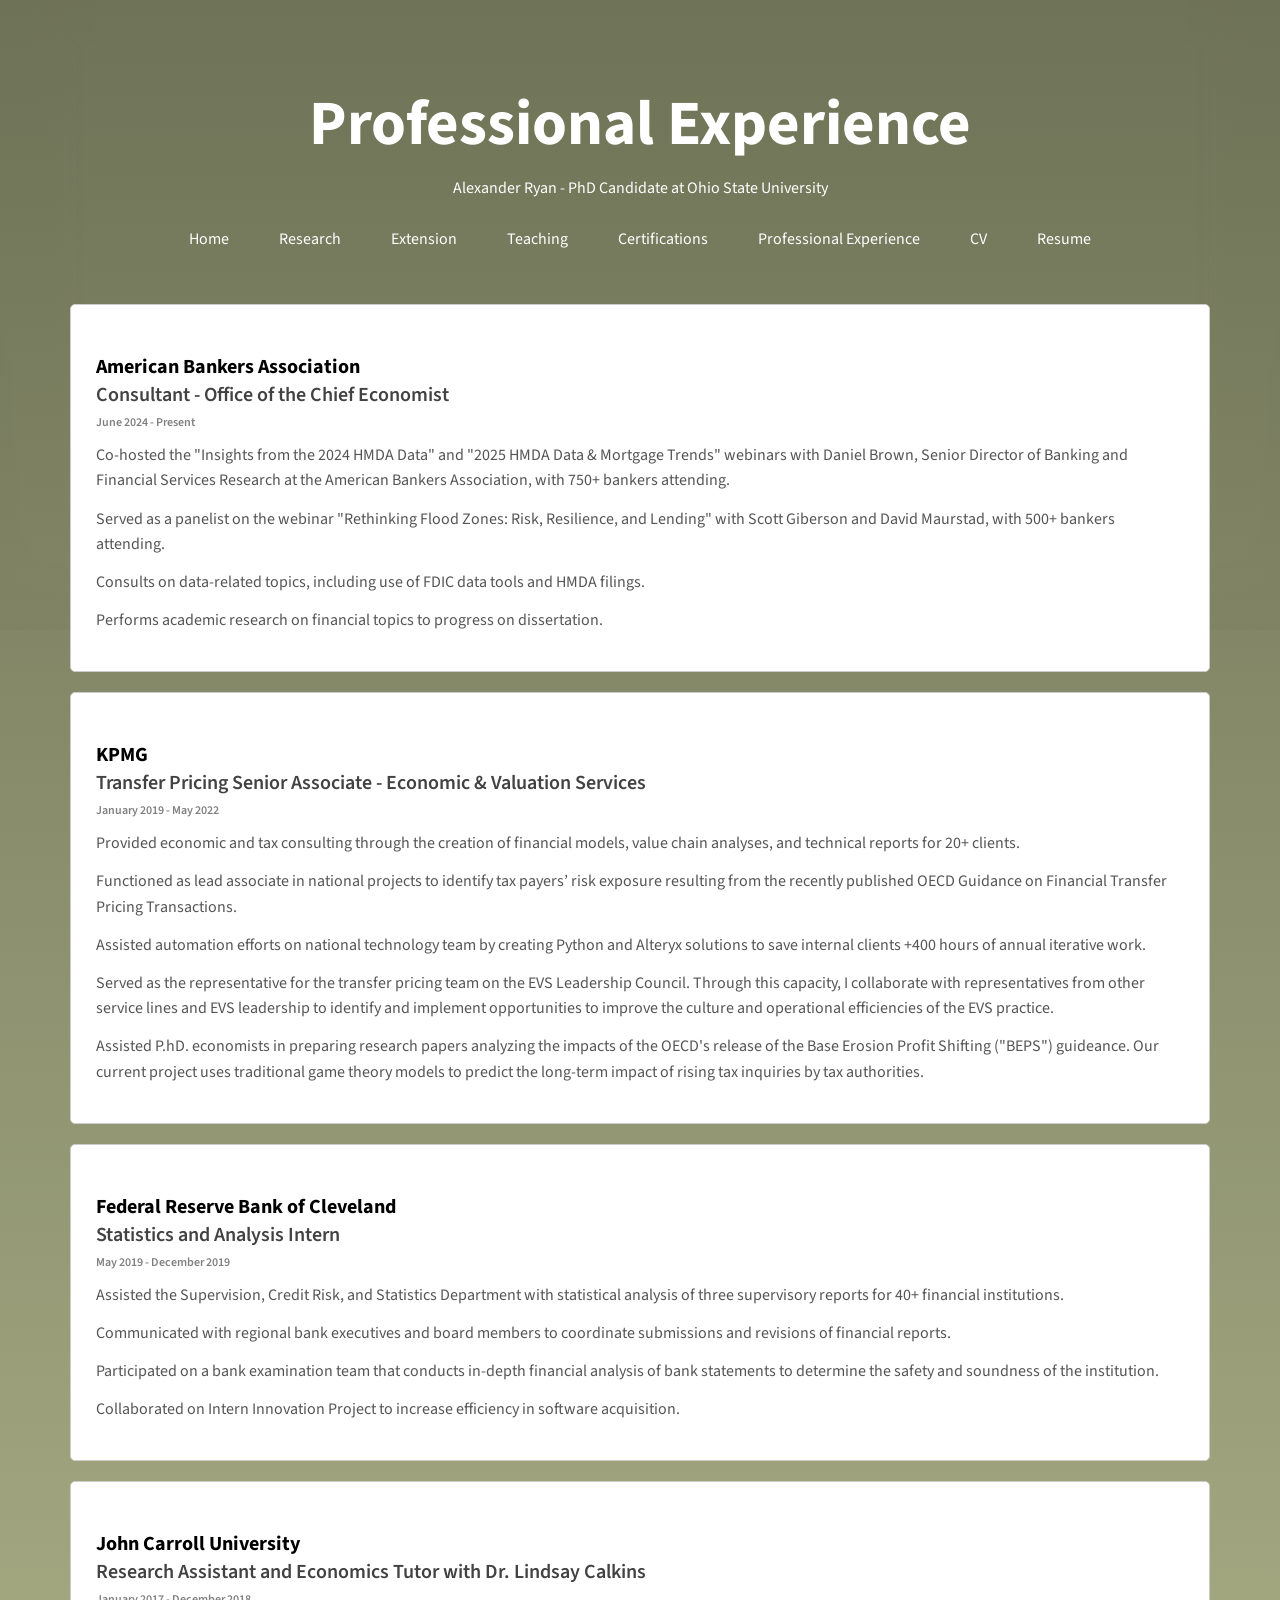
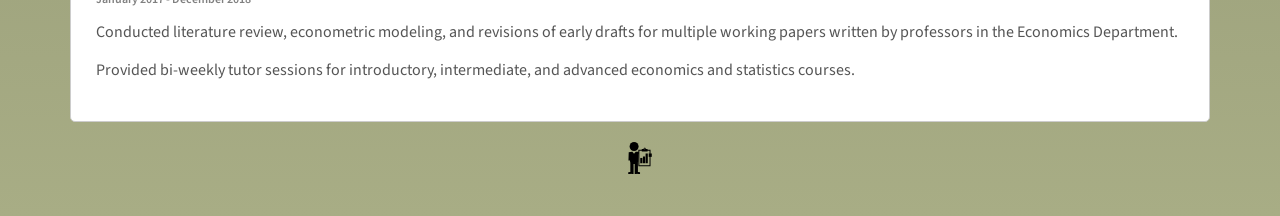
<file: Work.html>
<!DOCTYPE html>
<html lang="en">

<head>
  <meta charset="UTF-8">
  <meta content="IE=edge" http-equiv="X-UA-Compatible">
  <meta content="width=device-width,initial-scale=1" name="viewport">

  <meta name="google" content="notranslate" />
  <meta property="og:title" content="Alexander J. Ryan Website - Homepage"/>
  <meta property="og:type" content="website" />
  <meta property="og:url" content="https://alexanderryan.site/index.html/" />
  <meta property="og:description" content="Learn more about Alexander Ryan's education and professional history, current research projects, and past publications/certifications."/>
  <meta property="og:image" content="https://latenightscholarships.com/assets/images/alexryan.jpg/>
  <meta property="og:image:secure_url" content="https://latenightscholarships.com/assets/images/alexryan.jpg" />
  <meta property="og:image:type" content="image/jpg"/>
  <meta property="og:image:width" content="900"/>
  <meta property="og:image:height" content="1277"/>
  
  <!-- Disable tap highlight on IE -->
  <meta name="msapplication-tap-highlight" content="no">
  
  <link rel="me-icon" sizes="180x180" href="./assets/images/me_icon.svg">
  <link href="./assets/favicon.ico" rel="icon">

  <title>Professional Experience</title>  

<link href="./main.d8e0d294.css" rel="stylesheet"></head>
<style>
  .card {
    padding: 15px; /* Adds space inside the card */
    margin-bottom: 20px; /* Adds space between cards */
    border: 1px solid #ccc; /* Optional: Add a border to make the margin/padding visible */
    border-radius: 5px; /* Optional: Rounded corners */
  }

  .work-experience {
    padding: 10px; /* Adds space inside the work experience content */
  }
</style>
<body class="">

<!-- Add your content of header -->
<div class="background-color-layer"></div>
<main class="content-wrapper">
  <header class="white-text-container section-container">
    <div class="text-center">
      <h1>Professional Experience</h1>
      <p>Alexander Ryan - PhD Candidate at Ohio State University</p> 

      <div class="navbar-menu" id="navbar-collapse-uarr">
    <ul class="nav navbar-nav navbar-center">
      <li><a href="./index.html">Home</a></li>
      <li><a href="./Research.html">Research</a></li>
      <li><a href="./Extension.html">Extension</a></li>
      <li><a href="./Teaching.html">Teaching</a></li>
      <li><a href="./Certifications.html">Certifications</a></li>
            <li>
        <a
          href="./Work.html"
          class="active"
          aria-current="page"
        >
          Professional Experience
        </a>
      </li>
      

      <li>
        <a
          href="./Alexander_Ryan_CV_(09_09_26).pdf"
          target="_blank"
          rel="noopener"
        >
          CV
        </a>
      </li>

      <li>
        <a
          href="./Resume_Alexander_Ryan_063026.pdf"
          target="_blank"
          rel="noopener"
        >
          Resume
        </a>
      </li>
    </ul>
  </div>
</nav>
  </header>
</main>
</div>


            
<!-- Add your site or app content here -->
 
 <div class="container">
   <div class="row">
     <div class="col-xs-12">

       <div class="card">

          <div class="work-experience">
              <h3 class="h3 date-title" style="margin-bottom: 0px;font-weight: bold;">American Bankers Association</h3>
              <h4 class="h3 date-title" style="margin-top: 2.5px;color:#424242">Consultant - Office of the Chief Economist </h3>
              <h5 style="color:grey;font-size:12px;margin-top: -5px">June 2024 - Present</h5>
            <p> Co-hosted the "Insights from the 2024 HMDA Data" and "2025 HMDA Data & Mortgage Trends" webinars with Daniel Brown, Senior Director of Banking and Financial Services Research at the American Bankers Association, with 750+ bankers attending.   </p>
            <p> Served as a panelist on the webinar "Rethinking Flood Zones: Risk, Resilience, and Lending" with Scott Giberson and David Maurstad, with 500+ bankers attending.   </p>
              <p>Consults on data-related topics, including use of FDIC data tools and HMDA filings. </p>
              <p>Performs academic research on financial topics to progress on dissertation. </p>
            </div>
          </div>

       
        <div class="card">

          <div class="work-experience">
              <h3 class="h3 date-title" style="margin-bottom: 0px;font-weight: bold;">KPMG</h3>
              <h4 class="h3 date-title" style="margin-top: 2.5px;color:#424242">Transfer Pricing Senior Associate - Economic & Valuation Services</h3>
              <h5 style="color:grey;font-size:12px;margin-top: -5px">January 2019 - May 2022</h5>

              <p>Provided economic and tax consulting through the creation of financial models, value chain
analyses, and technical reports for 20+ clients.</p>
              <p>Functioned as lead associate in national projects to identify tax payers’ risk exposure resulting
from the recently published OECD Guidance on Financial Transfer Pricing Transactions.</p>
              <p>Assisted automation efforts on national technology team by creating Python and Alteryx
solutions to save internal clients +400 hours of annual iterative work.</p>
              <p>Served as the representative for the transfer pricing team on the EVS Leadership Council. Through this capacity, I collaborate with representatives from other service lines and EVS leadership to identify and implement opportunities to improve the culture and operational efficiencies of the EVS practice.</p>
              <p>Assisted P.hD. economists in preparing research papers analyzing the impacts of the OECD's release of the Base Erosion Profit Shifting ("BEPS") guideance. Our current project uses traditional game theory models to predict the long-term impact of rising tax inquiries by tax authorities.</p>
            </div>
          </div>


       
       <div class="card">
          
            <div class="work-experience">
              <h3 class="h3 date-title" style="margin-bottom: 0px;font-weight: bold;">Federal Reserve Bank of Cleveland</h3>
              <h4 class="h3 date-title" style="margin-top: 2.5px;color:#424242">Statistics and Analysis Intern</h3>
              <h5 style="color:grey;font-size:12px;margin-top: -5px">May 2019 - December 2019</h5>
              
              <p>Assisted the Supervision, Credit Risk, and Statistics Department with statistical analysis of
three supervisory reports for 40+ financial institutions.</p>
              <p>Communicated with regional bank executives and board members to coordinate submissions
and revisions of financial reports.</p>
              <p>Participated on a bank examination team that conducts in-depth financial analysis of bank
statements to determine the safety and soundness of the institution.</p>
              <p>Collaborated on Intern Innovation Project to increase efficiency in software acquisition.</p>
              
            </div>
            </div>
       <div class="card">
            <div class="work-experience">
              <h3 class="h3 date-title" style="margin-bottom: 0px;font-weight: bold;">John Carroll University</h3>
              <h4 class="h3 date-title" style="margin-top: 2.5px;color:#424242">Research Assistant and Economics Tutor with Dr. Lindsay Calkins</h3>
              <h5 style="color:grey;font-size:12px;margin-top: -5px">January 2017 - December 2018</h5>
              
              <p>Conducted literature review, econometric modeling, and revisions of early drafts for multiple
working papers written by professors in the Economics Department.</p>
              <p>Provided bi-weekly tutor sessions for introductory, intermediate, and advanced economics and statistics courses.</p>
           
             </div>
            
          </div>
        </div>
        

<footer class="footer-container white-text-container text-center">
  <div class="container">
    <div class="row">
      <div class="col-xs-12">
        <p><img src="./assets/images/me_icon.svg" alt=""></p>
        
       
      </div>
    </div>
  </div>
</footer>

<script>
  document.addEventListener("DOMContentLoaded", function () {
    if (typeof scrollRevelation === "function") {
      scrollRevelation(".card");
    }

    const menuButton = document.querySelector(".site-menu-toggle");
    const menu = document.getElementById("navbar-collapse-uarr");

    if (!menuButton || !menu) {
      return;
    }

    menuButton.addEventListener("click", function () {
      const isOpen = menu.classList.toggle("is-open");

      menuButton.setAttribute(
        "aria-expanded",
        isOpen ? "true" : "false"
      );

      menuButton.setAttribute(
        "aria-label",
        isOpen
          ? "Close navigation menu"
          : "Open navigation menu"
      );
    });
  });
</script>
<!-- Google Analytics: change UA-XXXXX-X to be your site's ID 

<script>
  (function (i, s, o, g, r, a, m) {
    i['GoogleAnalyticsObject'] = r; i[r] = i[r] || function () {
      (i[r].q = i[r].q || []).push(arguments)
    }, i[r].l = 1 * new Date(); a = s.createElement(o),
      m = s.getElementsByTagName(o)[0]; a.async = 1; a.src = g; m.parentNode.insertBefore(a, m)
  })(window, document, 'script', '//www.google-analytics.com/analytics.js', 'ga');
  ga('create', 'UA-XXXXX-X', 'auto');
  ga('send', 'pageview');
</script>

--><script type="text/javascript" src="./main.bc58148c.js"></script></body>

</html>
</file>
<file: main.d8e0d294.css>
@import url("https://fonts.googleapis.com/css2?family=Source+Sans+3:wght@400;500;600;700&display=swap");@import url(https://maxcdn.bootstrapcdn.com/font-awesome/4.7.0/css/font-awesome.min.css);/*!
 * Bootstrap v3.3.7 (http://getbootstrap.com)
 * Copyright 2011-2016 Twitter, Inc.
 * Licensed under MIT (https://github.com/twbs/bootstrap/blob/master/LICENSE)
 */
/*! normalize.css v3.0.3 | MIT License | github.com/necolas/normalize.css */html{font-family:sans-serif;-ms-text-size-adjust:100%;-webkit-text-size-adjust:100%}body{margin:0}article,aside,details,figcaption,figure,footer,header,hgroup,main,menu,nav,section,summary{display:block}audio,canvas,progress,video{display:inline-block;vertical-align:baseline}audio:not([controls]){display:none;height:0}[hidden],template{display:none}a{background-color:transparent}a:active,a:hover{outline:0}abbr[title]{border-bottom:1px dotted}b,strong{font-weight:700}dfn{font-style:italic}h1{font-size:2em;margin:.67em 0}mark{background:#ff0;color:#000}small{font-size:80%}sub,sup{font-size:75%;line-height:0;position:relative;vertical-align:baseline}sup{top:-.5em}sub{bottom:-.25em}img{border:0}svg:not(:root){overflow:hidden}figure{margin:1em 40px}hr{box-sizing:content-box;height:0}pre{overflow:auto}code,kbd,pre,samp{font-family:monospace,monospace;font-size:1em}button,input,optgroup,select,textarea{color:inherit;font:inherit;margin:0}button{overflow:visible}button,select{text-transform:none}button,html input[type=button],input[type=reset],input[type=submit]{-webkit-appearance:button;cursor:pointer}button[disabled],html input[disabled]{cursor:default}button::-moz-focus-inner,input::-moz-focus-inner{border:0;padding:0}input{line-height:normal}input[type=checkbox],input[type=radio]{box-sizing:border-box;padding:0}input[type=number]::-webkit-inner-spin-button,input[type=number]::-webkit-outer-spin-button{height:auto}input[type=search]{-webkit-appearance:textfield;box-sizing:content-box}input[type=search]::-webkit-search-cancel-button,input[type=search]::-webkit-search-decoration{-webkit-appearance:none}fieldset{border:1px solid silver;margin:0 2px;padding:.35em .625em .75em}textarea{overflow:auto}optgroup{font-weight:700}table{border-collapse:collapse;border-spacing:0}td,th{padding:0}

/*! Source: https://github.com/h5bp/html5-boilerplate/blob/master/src/css/main.css */@media print{*,:after,:before{background:transparent!important;color:#000!important;box-shadow:none!important;text-shadow:none!important}a,a:visited{text-decoration:underline}a[href]:after{content:" (" attr(href) ")"}abbr[title]:after{content:" (" attr(title) ")"}a[href^="#"]:after,a[href^="javascript:"]:after{content:""}blockquote,pre{border:1px solid #999;page-break-inside:avoid}thead{display:table-header-group}img,tr{page-break-inside:avoid}img{max-width:100%!important}h2,h3,p{orphans:3;widows:3}h2,h3{page-break-after:avoid}.navbar{display:none}.btn>.caret,.dropup>.btn>.caret{border-top-color:#000!important}.label{border:1px solid #000}.table{border-collapse:collapse!important}.table td,.table th{background-color:#fff!important}.table-bordered td,.table-bordered th{border:1px solid #ddd!important}}*,:after,:before{-webkit-box-sizing:border-box;-moz-box-sizing:border-box;box-sizing:border-box}html{font-size:10px;-webkit-tap-highlight-color:transparent}body{font-family:Lato,Helvetica,Arial,sans-serif;font-size:16px;line-height:1.58;color:#555;background-color:#fff}button,input,select,textarea{font-family:inherit;font-size:inherit;line-height:inherit}a{color:#4f5638;text-decoration:none}a:focus,a:hover{color:#343923;text-decoration:underline}a:focus{outline:5px auto -webkit-focus-ring-color;outline-offset:-2px}figure{margin:0}img{vertical-align:middle}.img-responsive{display:block;max-width:100%;height:auto}.img-rounded{border-radius:6px}.img-thumbnail{padding:4px;line-height:1.58;background-color:#fff;border:1px solid #ddd;border-radius:4px;-webkit-transition:all .2s ease-in-out;-o-transition:all .2s ease-in-out;transition:all .2s ease-in-out;display:inline-block;max-width:100%;height:auto}.img-circle{border-radius:50%}hr{margin-top:25px;margin-bottom:25px;border:0;border-top:1px solid #eee}.sr-only{position:absolute;width:1px;height:1px;margin:-1px;padding:0;overflow:hidden;clip:rect(0,0,0,0);border:0}.sr-only-focusable:active,.sr-only-focusable:focus{position:static;width:auto;height:auto;margin:0;overflow:visible;clip:auto}[role=button]{cursor:pointer}.h1,.h2,.h3,.h4,.h5,.h6,h1,h2,h3,h4,h5,h6{font-family:Oswald,Helvetica,Arial,sans-serif;font-weight:400;line-height:1.1;color:#000}.h1 .small,.h1 small,.h2 .small,.h2 small,.h3 .small,.h3 small,.h4 .small,.h4 small,.h5 .small,.h5 small,.h6 .small,.h6 small,h1 .small,h1 small,h2 .small,h2 small,h3 .small,h3 small,h4 .small,h4 small,h5 .small,h5 small,h6 .small,h6 small{font-weight:400;line-height:1;color:#777}.h1,.h2,.h3,h1,h2,h3{margin-top:25px;margin-bottom:12.5px}.h1 .small,.h1 small,.h2 .small,.h2 small,.h3 .small,.h3 small,h1 .small,h1 small,h2 .small,h2 small,h3 .small,h3 small{font-size:65%}.h4,.h5,.h6,h4,h5,h6{margin-top:12.5px;margin-bottom:12.5px}.h4 .small,.h4 small,.h5 .small,.h5 small,.h6 .small,.h6 small,h4 .small,h4 small,h5 .small,h5 small,h6 .small,h6 small{font-size:75%}.h1,h1{font-size:63px}.h2,h2{font-size:27px}.h3,.h4,h3,h4{font-size:20px}.h5,h5{font-size:18px}.h6,h6{font-size:14px}p{margin:0 0 12.5px}.lead{margin-bottom:25px;font-size:18px;font-weight:300;line-height:1.4}@media (min-width:768px){.lead{font-size:24px}}.small,small{font-size:87%}.mark,mark{background-color:#fcf8e3;padding:.2em}.text-left{text-align:left}.text-right{text-align:right}.text-center{text-align:center}.text-justify{text-align:justify}.text-nowrap{white-space:nowrap}.text-lowercase{text-transform:lowercase}.initialism,.text-uppercase{text-transform:uppercase}.text-capitalize{text-transform:capitalize}.text-muted{color:#777}.text-primary{color:#4f5638}a.text-primary:focus,a.text-primary:hover{color:#cc004d}.text-success{color:#fff}a.text-success:focus,a.text-success:hover{color:#e6e6e6}.text-info{color:#31708f}a.text-info:focus,a.text-info:hover{color:#245269}.text-warning{color:#8a6d3b}a.text-warning:focus,a.text-warning:hover{color:#66512c}.text-danger{color:#fff}a.text-danger:focus,a.text-danger:hover{color:#e6e6e6}.bg-primary{color:#fff;background-color:#4f5638}a.bg-primary:focus,a.bg-primary:hover{background-color:#cc004d}.bg-success{background-color:#87e329}a.bg-success:focus,a.bg-success:hover{background-color:#6dc019}.bg-info{background-color:#d9edf7}a.bg-info:focus,a.bg-info:hover{background-color:#afd9ee}.bg-warning{background-color:#fcf8e3}a.bg-warning:focus,a.bg-warning:hover{background-color:#f7ecb5}.bg-danger{background-color:#ff2c74}a.bg-danger:focus,a.bg-danger:hover{background-color:#f80055}.page-header{padding-bottom:11.5px;margin:50px 0 25px;border-bottom:1px solid #eee}ol,ul{margin-top:0;margin-bottom:12.5px}ol ol,ol ul,ul ol,ul ul{margin-bottom:0}.list-inline,.list-unstyled{padding-left:0;list-style:none}.list-inline{margin-left:-5px}.list-inline>li{display:inline-block;padding-left:5px;padding-right:5px}dl{margin-top:0;margin-bottom:25px}dd,dt{line-height:1.58}dt{font-weight:700}dd{margin-left:0}.dl-horizontal dd:after,.dl-horizontal dd:before{content:" ";display:table}.dl-horizontal dd:after{clear:both}@media (min-width:768px){.dl-horizontal dt{float:left;width:160px;clear:left;text-align:right;overflow:hidden;text-overflow:ellipsis;white-space:nowrap}.dl-horizontal dd{margin-left:180px}}abbr[data-original-title],abbr[title]{cursor:help;border-bottom:1px dotted #777}.initialism{font-size:90%}blockquote{padding:12.5px 25px;margin:0 0 25px;font-size:20px;border-left:5px solid #eee}blockquote ol:last-child,blockquote p:last-child,blockquote ul:last-child{margin-bottom:0}blockquote .small,blockquote footer,blockquote small{display:block;font-size:80%;line-height:1.58;color:#777}blockquote .small:before,blockquote footer:before,blockquote small:before{content:"\2014   \A0"}.blockquote-reverse,blockquote.pull-right{padding-right:15px;padding-left:0;border-right:5px solid #eee;border-left:0;text-align:right}.blockquote-reverse .small:before,.blockquote-reverse footer:before,.blockquote-reverse small:before,blockquote.pull-right .small:before,blockquote.pull-right footer:before,blockquote.pull-right small:before{content:""}.blockquote-reverse .small:after,.blockquote-reverse footer:after,.blockquote-reverse small:after,blockquote.pull-right .small:after,blockquote.pull-right footer:after,blockquote.pull-right small:after{content:"\A0   \2014"}address{margin-bottom:25px;font-style:normal;line-height:1.58}code,kbd,pre,samp{font-family:Menlo,Monaco,Consolas,Courier New,monospace}code{color:#c7254e;background-color:#f9f2f4;border-radius:4px}code,kbd{padding:2px 4px;font-size:90%}kbd{color:#fff;background-color:#333;border-radius:3px;box-shadow:inset 0 -1px 0 rgba(0,0,0,.25)}kbd kbd{padding:0;font-size:100%;font-weight:700;box-shadow:none}pre{display:block;padding:12px;margin:0 0 12.5px;font-size:15px;line-height:1.58;word-break:break-all;word-wrap:break-word;color:#333;background-color:#f5f5f5;border:1px solid #ccc;border-radius:4px}pre code{padding:0;font-size:inherit;color:inherit;white-space:pre-wrap;background-color:transparent;border-radius:0}.pre-scrollable{max-height:340px;overflow-y:scroll}.container{margin-right:auto;margin-left:auto;padding-left:15px;padding-right:15px}.container:after,.container:before{content:" ";display:table}.container:after{clear:both}@media (min-width:768px){.container{width:750px}}@media (min-width:992px){.container{width:970px}}@media (min-width:1200px){.container{width:1170px}}.container-fluid{margin-right:auto;margin-left:auto;padding-left:15px;padding-right:15px}.container-fluid:after,.container-fluid:before{content:" ";display:table}.container-fluid:after{clear:both}.row{margin-left:-15px;margin-right:-15px}.row:after,.row:before{content:" ";display:table}.row:after{clear:both}.col-lg-1,.col-lg-2,.col-lg-3,.col-lg-4,.col-lg-5,.col-lg-6,.col-lg-7,.col-lg-8,.col-lg-9,.col-lg-10,.col-lg-11,.col-lg-12,.col-md-1,.col-md-2,.col-md-3,.col-md-4,.col-md-5,.col-md-6,.col-md-7,.col-md-8,.col-md-9,.col-md-10,.col-md-11,.col-md-12,.col-sm-1,.col-sm-2,.col-sm-3,.col-sm-4,.col-sm-5,.col-sm-6,.col-sm-7,.col-sm-8,.col-sm-9,.col-sm-10,.col-sm-11,.col-sm-12,.col-xs-1,.col-xs-2,.col-xs-3,.col-xs-4,.col-xs-5,.col-xs-6,.col-xs-7,.col-xs-8,.col-xs-9,.col-xs-10,.col-xs-11,.col-xs-12{position:relative;min-height:1px;padding-left:15px;padding-right:15px}.col-xs-1,.col-xs-2,.col-xs-3,.col-xs-4,.col-xs-5,.col-xs-6,.col-xs-7,.col-xs-8,.col-xs-9,.col-xs-10,.col-xs-11,.col-xs-12{float:left}.col-xs-1{width:8.33333%}.col-xs-2{width:16.66667%}.col-xs-3{width:25%}.col-xs-4{width:33.33333%}.col-xs-5{width:41.66667%}.col-xs-6{width:50%}.col-xs-7{width:58.33333%}.col-xs-8{width:66.66667%}.col-xs-9{width:75%}.col-xs-10{width:83.33333%}.col-xs-11{width:91.66667%}.col-xs-12{width:100%}.col-xs-pull-0{right:auto}.col-xs-pull-1{right:8.33333%}.col-xs-pull-2{right:16.66667%}.col-xs-pull-3{right:25%}.col-xs-pull-4{right:33.33333%}.col-xs-pull-5{right:41.66667%}.col-xs-pull-6{right:50%}.col-xs-pull-7{right:58.33333%}.col-xs-pull-8{right:66.66667%}.col-xs-pull-9{right:75%}.col-xs-pull-10{right:83.33333%}.col-xs-pull-11{right:91.66667%}.col-xs-pull-12{right:100%}.col-xs-push-0{left:auto}.col-xs-push-1{left:8.33333%}.col-xs-push-2{left:16.66667%}.col-xs-push-3{left:25%}.col-xs-push-4{left:33.33333%}.col-xs-push-5{left:41.66667%}.col-xs-push-6{left:50%}.col-xs-push-7{left:58.33333%}.col-xs-push-8{left:66.66667%}.col-xs-push-9{left:75%}.col-xs-push-10{left:83.33333%}.col-xs-push-11{left:91.66667%}.col-xs-push-12{left:100%}.col-xs-offset-0{margin-left:0}.col-xs-offset-1{margin-left:8.33333%}.col-xs-offset-2{margin-left:16.66667%}.col-xs-offset-3{margin-left:25%}.col-xs-offset-4{margin-left:33.33333%}.col-xs-offset-5{margin-left:41.66667%}.col-xs-offset-6{margin-left:50%}.col-xs-offset-7{margin-left:58.33333%}.col-xs-offset-8{margin-left:66.66667%}.col-xs-offset-9{margin-left:75%}.col-xs-offset-10{margin-left:83.33333%}.col-xs-offset-11{margin-left:91.66667%}.col-xs-offset-12{margin-left:100%}@media (min-width:768px){.col-sm-1,.col-sm-2,.col-sm-3,.col-sm-4,.col-sm-5,.col-sm-6,.col-sm-7,.col-sm-8,.col-sm-9,.col-sm-10,.col-sm-11,.col-sm-12{float:left}.col-sm-1{width:8.33333%}.col-sm-2{width:16.66667%}.col-sm-3{width:25%}.col-sm-4{width:33.33333%}.col-sm-5{width:41.66667%}.col-sm-6{width:50%}.col-sm-7{width:58.33333%}.col-sm-8{width:66.66667%}.col-sm-9{width:75%}.col-sm-10{width:83.33333%}.col-sm-11{width:91.66667%}.col-sm-12{width:100%}.col-sm-pull-0{right:auto}.col-sm-pull-1{right:8.33333%}.col-sm-pull-2{right:16.66667%}.col-sm-pull-3{right:25%}.col-sm-pull-4{right:33.33333%}.col-sm-pull-5{right:41.66667%}.col-sm-pull-6{right:50%}.col-sm-pull-7{right:58.33333%}.col-sm-pull-8{right:66.66667%}.col-sm-pull-9{right:75%}.col-sm-pull-10{right:83.33333%}.col-sm-pull-11{right:91.66667%}.col-sm-pull-12{right:100%}.col-sm-push-0{left:auto}.col-sm-push-1{left:8.33333%}.col-sm-push-2{left:16.66667%}.col-sm-push-3{left:25%}.col-sm-push-4{left:33.33333%}.col-sm-push-5{left:41.66667%}.col-sm-push-6{left:50%}.col-sm-push-7{left:58.33333%}.col-sm-push-8{left:66.66667%}.col-sm-push-9{left:75%}.col-sm-push-10{left:83.33333%}.col-sm-push-11{left:91.66667%}.col-sm-push-12{left:100%}.col-sm-offset-0{margin-left:0}.col-sm-offset-1{margin-left:8.33333%}.col-sm-offset-2{margin-left:16.66667%}.col-sm-offset-3{margin-left:25%}.col-sm-offset-4{margin-left:33.33333%}.col-sm-offset-5{margin-left:41.66667%}.col-sm-offset-6{margin-left:50%}.col-sm-offset-7{margin-left:58.33333%}.col-sm-offset-8{margin-left:66.66667%}.col-sm-offset-9{margin-left:75%}.col-sm-offset-10{margin-left:83.33333%}.col-sm-offset-11{margin-left:91.66667%}.col-sm-offset-12{margin-left:100%}}@media (min-width:992px){.col-md-1,.col-md-2,.col-md-3,.col-md-4,.col-md-5,.col-md-6,.col-md-7,.col-md-8,.col-md-9,.col-md-10,.col-md-11,.col-md-12{float:left}.col-md-1{width:8.33333%}.col-md-2{width:16.66667%}.col-md-3{width:25%}.col-md-4{width:33.33333%}.col-md-5{width:41.66667%}.col-md-6{width:50%}.col-md-7{width:58.33333%}.col-md-8{width:66.66667%}.col-md-9{width:75%}.col-md-10{width:83.33333%}.col-md-11{width:91.66667%}.col-md-12{width:100%}.col-md-pull-0{right:auto}.col-md-pull-1{right:8.33333%}.col-md-pull-2{right:16.66667%}.col-md-pull-3{right:25%}.col-md-pull-4{right:33.33333%}.col-md-pull-5{right:41.66667%}.col-md-pull-6{right:50%}.col-md-pull-7{right:58.33333%}.col-md-pull-8{right:66.66667%}.col-md-pull-9{right:75%}.col-md-pull-10{right:83.33333%}.col-md-pull-11{right:91.66667%}.col-md-pull-12{right:100%}.col-md-push-0{left:auto}.col-md-push-1{left:8.33333%}.col-md-push-2{left:16.66667%}.col-md-push-3{left:25%}.col-md-push-4{left:33.33333%}.col-md-push-5{left:41.66667%}.col-md-push-6{left:50%}.col-md-push-7{left:58.33333%}.col-md-push-8{left:66.66667%}.col-md-push-9{left:75%}.col-md-push-10{left:83.33333%}.col-md-push-11{left:91.66667%}.col-md-push-12{left:100%}.col-md-offset-0{margin-left:0}.col-md-offset-1{margin-left:8.33333%}.col-md-offset-2{margin-left:16.66667%}.col-md-offset-3{margin-left:25%}.col-md-offset-4{margin-left:33.33333%}.col-md-offset-5{margin-left:41.66667%}.col-md-offset-6{margin-left:50%}.col-md-offset-7{margin-left:58.33333%}.col-md-offset-8{margin-left:66.66667%}.col-md-offset-9{margin-left:75%}.col-md-offset-10{margin-left:83.33333%}.col-md-offset-11{margin-left:91.66667%}.col-md-offset-12{margin-left:100%}}@media (min-width:1200px){.col-lg-1,.col-lg-2,.col-lg-3,.col-lg-4,.col-lg-5,.col-lg-6,.col-lg-7,.col-lg-8,.col-lg-9,.col-lg-10,.col-lg-11,.col-lg-12{float:left}.col-lg-1{width:8.33333%}.col-lg-2{width:16.66667%}.col-lg-3{width:25%}.col-lg-4{width:33.33333%}.col-lg-5{width:41.66667%}.col-lg-6{width:50%}.col-lg-7{width:58.33333%}.col-lg-8{width:66.66667%}.col-lg-9{width:75%}.col-lg-10{width:83.33333%}.col-lg-11{width:91.66667%}.col-lg-12{width:100%}.col-lg-pull-0{right:auto}.col-lg-pull-1{right:8.33333%}.col-lg-pull-2{right:16.66667%}.col-lg-pull-3{right:25%}.col-lg-pull-4{right:33.33333%}.col-lg-pull-5{right:41.66667%}.col-lg-pull-6{right:50%}.col-lg-pull-7{right:58.33333%}.col-lg-pull-8{right:66.66667%}.col-lg-pull-9{right:75%}.col-lg-pull-10{right:83.33333%}.col-lg-pull-11{right:91.66667%}.col-lg-pull-12{right:100%}.col-lg-push-0{left:auto}.col-lg-push-1{left:8.33333%}.col-lg-push-2{left:16.66667%}.col-lg-push-3{left:25%}.col-lg-push-4{left:33.33333%}.col-lg-push-5{left:41.66667%}.col-lg-push-6{left:50%}.col-lg-push-7{left:58.33333%}.col-lg-push-8{left:66.66667%}.col-lg-push-9{left:75%}.col-lg-push-10{left:83.33333%}.col-lg-push-11{left:91.66667%}.col-lg-push-12{left:100%}.col-lg-offset-0{margin-left:0}.col-lg-offset-1{margin-left:8.33333%}.col-lg-offset-2{margin-left:16.66667%}.col-lg-offset-3{margin-left:25%}.col-lg-offset-4{margin-left:33.33333%}.col-lg-offset-5{margin-left:41.66667%}.col-lg-offset-6{margin-left:50%}.col-lg-offset-7{margin-left:58.33333%}.col-lg-offset-8{margin-left:66.66667%}.col-lg-offset-9{margin-left:75%}.col-lg-offset-10{margin-left:83.33333%}.col-lg-offset-11{margin-left:91.66667%}.col-lg-offset-12{margin-left:100%}}table{background-color:transparent}caption{padding-top:8px;padding-bottom:8px;color:#777}caption,th{text-align:left}.table{width:100%;max-width:100%;margin-bottom:25px}.table>tbody>tr>td,.table>tbody>tr>th,.table>tfoot>tr>td,.table>tfoot>tr>th,.table>thead>tr>td,.table>thead>tr>th{padding:8px;line-height:1.58;vertical-align:top;border-top:1px solid #ddd}.table>thead>tr>th{vertical-align:bottom;border-bottom:2px solid #ddd}.table>caption+thead>tr:first-child>td,.table>caption+thead>tr:first-child>th,.table>colgroup+thead>tr:first-child>td,.table>colgroup+thead>tr:first-child>th,.table>thead:first-child>tr:first-child>td,.table>thead:first-child>tr:first-child>th{border-top:0}.table>tbody+tbody{border-top:2px solid #ddd}.table .table{background-color:#fff}.table-condensed>tbody>tr>td,.table-condensed>tbody>tr>th,.table-condensed>tfoot>tr>td,.table-condensed>tfoot>tr>th,.table-condensed>thead>tr>td,.table-condensed>thead>tr>th{padding:5px}.table-bordered,.table-bordered>tbody>tr>td,.table-bordered>tbody>tr>th,.table-bordered>tfoot>tr>td,.table-bordered>tfoot>tr>th,.table-bordered>thead>tr>td,.table-bordered>thead>tr>th{border:1px solid #ddd}.table-bordered>thead>tr>td,.table-bordered>thead>tr>th{border-bottom-width:2px}.table-striped>tbody>tr:nth-of-type(odd){background-color:#f9f9f9}.table-hover>tbody>tr:hover{background-color:#f5f5f5}table col[class*=col-]{position:static;float:none;display:table-column}table td[class*=col-],table th[class*=col-]{position:static;float:none;display:table-cell}.table>tbody>tr.active>td,.table>tbody>tr.active>th,.table>tbody>tr>td.active,.table>tbody>tr>th.active,.table>tfoot>tr.active>td,.table>tfoot>tr.active>th,.table>tfoot>tr>td.active,.table>tfoot>tr>th.active,.table>thead>tr.active>td,.table>thead>tr.active>th,.table>thead>tr>td.active,.table>thead>tr>th.active{background-color:#f5f5f5}.table-hover>tbody>tr.active:hover>td,.table-hover>tbody>tr.active:hover>th,.table-hover>tbody>tr:hover>.active,.table-hover>tbody>tr>td.active:hover,.table-hover>tbody>tr>th.active:hover{background-color:#e8e8e8}.table>tbody>tr.success>td,.table>tbody>tr.success>th,.table>tbody>tr>td.success,.table>tbody>tr>th.success,.table>tfoot>tr.success>td,.table>tfoot>tr.success>th,.table>tfoot>tr>td.success,.table>tfoot>tr>th.success,.table>thead>tr.success>td,.table>thead>tr.success>th,.table>thead>tr>td.success,.table>thead>tr>th.success{background-color:#87e329}.table-hover>tbody>tr.success:hover>td,.table-hover>tbody>tr.success:hover>th,.table-hover>tbody>tr:hover>.success,.table-hover>tbody>tr>td.success:hover,.table-hover>tbody>tr>th.success:hover{background-color:#7ad61c}.table>tbody>tr.info>td,.table>tbody>tr.info>th,.table>tbody>tr>td.info,.table>tbody>tr>th.info,.table>tfoot>tr.info>td,.table>tfoot>tr.info>th,.table>tfoot>tr>td.info,.table>tfoot>tr>th.info,.table>thead>tr.info>td,.table>thead>tr.info>th,.table>thead>tr>td.info,.table>thead>tr>th.info{background-color:#d9edf7}.table-hover>tbody>tr.info:hover>td,.table-hover>tbody>tr.info:hover>th,.table-hover>tbody>tr:hover>.info,.table-hover>tbody>tr>td.info:hover,.table-hover>tbody>tr>th.info:hover{background-color:#c4e3f3}.table>tbody>tr.warning>td,.table>tbody>tr.warning>th,.table>tbody>tr>td.warning,.table>tbody>tr>th.warning,.table>tfoot>tr.warning>td,.table>tfoot>tr.warning>th,.table>tfoot>tr>td.warning,.table>tfoot>tr>th.warning,.table>thead>tr.warning>td,.table>thead>tr.warning>th,.table>thead>tr>td.warning,.table>thead>tr>th.warning{background-color:#fcf8e3}.table-hover>tbody>tr.warning:hover>td,.table-hover>tbody>tr.warning:hover>th,.table-hover>tbody>tr:hover>.warning,.table-hover>tbody>tr>td.warning:hover,.table-hover>tbody>tr>th.warning:hover{background-color:#faf2cc}.table>tbody>tr.danger>td,.table>tbody>tr.danger>th,.table>tbody>tr>td.danger,.table>tbody>tr>th.danger,.table>tfoot>tr.danger>td,.table>tfoot>tr.danger>th,.table>tfoot>tr>td.danger,.table>tfoot>tr>th.danger,.table>thead>tr.danger>td,.table>thead>tr.danger>th,.table>thead>tr>td.danger,.table>thead>tr>th.danger{background-color:#ff2c74}.table-hover>tbody>tr.danger:hover>td,.table-hover>tbody>tr.danger:hover>th,.table-hover>tbody>tr:hover>.danger,.table-hover>tbody>tr>td.danger:hover,.table-hover>tbody>tr>th.danger:hover{background-color:#ff1363}.table-responsive{overflow-x:auto;min-height:.01%}@media screen and (max-width:767px){.table-responsive{width:100%;margin-bottom:18.75px;overflow-y:hidden;-ms-overflow-style:-ms-autohiding-scrollbar;border:1px solid #ddd}.table-responsive>.table{margin-bottom:0}.table-responsive>.table>tbody>tr>td,.table-responsive>.table>tbody>tr>th,.table-responsive>.table>tfoot>tr>td,.table-responsive>.table>tfoot>tr>th,.table-responsive>.table>thead>tr>td,.table-responsive>.table>thead>tr>th{white-space:nowrap}.table-responsive>.table-bordered{border:0}.table-responsive>.table-bordered>tbody>tr>td:first-child,.table-responsive>.table-bordered>tbody>tr>th:first-child,.table-responsive>.table-bordered>tfoot>tr>td:first-child,.table-responsive>.table-bordered>tfoot>tr>th:first-child,.table-responsive>.table-bordered>thead>tr>td:first-child,.table-responsive>.table-bordered>thead>tr>th:first-child{border-left:0}.table-responsive>.table-bordered>tbody>tr>td:last-child,.table-responsive>.table-bordered>tbody>tr>th:last-child,.table-responsive>.table-bordered>tfoot>tr>td:last-child,.table-responsive>.table-bordered>tfoot>tr>th:last-child,.table-responsive>.table-bordered>thead>tr>td:last-child,.table-responsive>.table-bordered>thead>tr>th:last-child{border-right:0}.table-responsive>.table-bordered>tbody>tr:last-child>td,.table-responsive>.table-bordered>tbody>tr:last-child>th,.table-responsive>.table-bordered>tfoot>tr:last-child>td,.table-responsive>.table-bordered>tfoot>tr:last-child>th{border-bottom:0}}fieldset{margin:0;min-width:0}fieldset,legend{padding:0;border:0}legend{display:block;width:100%;margin-bottom:25px;font-size:24px;line-height:inherit;color:#333;border-bottom:1px solid #e5e5e5}label{display:inline-block;max-width:100%;margin-bottom:5px;font-weight:700}input[type=search]{-webkit-box-sizing:border-box;-moz-box-sizing:border-box;box-sizing:border-box}input[type=checkbox],input[type=radio]{margin:4px 0 0;margin-top:1px\9;line-height:normal}input[type=file]{display:block}input[type=range]{display:block;width:100%}select[multiple],select[size]{height:auto}input[type=checkbox]:focus,input[type=file]:focus,input[type=radio]:focus{outline:5px auto -webkit-focus-ring-color;outline-offset:-2px}output{padding-top:9px}.form-control,output{display:block;font-size:16px;line-height:1.58;color:#555}.form-control{width:100%;height:43px;padding:8px 16px;background-color:#eee;background-image:none;border:1px solid transparent;border-radius:4px;-webkit-box-shadow:inset 0 1px 1px rgba(0,0,0,.075);box-shadow:inset 0 1px 1px rgba(0,0,0,.075);-webkit-transition:border-color .15s ease-in-out,box-shadow .15s ease-in-out;-o-transition:border-color ease-in-out .15s,box-shadow ease-in-out .15s;transition:border-color .15s ease-in-out,box-shadow .15s ease-in-out}.form-control:focus{border-color:#66afe9;-webkit-box-shadow:inset 0 1px 1px rgba(0,0,0,.075),0 0 8px rgba(102,175,233,.6);box-shadow:inset 0 1px 1px rgba(0,0,0,.075),0 0 8px rgba(102,175,233,.6)}.form-control::-moz-placeholder{color:#999;opacity:1}.form-control:-ms-input-placeholder{color:#999}.form-control::-webkit-input-placeholder{color:#999}.form-control::-ms-expand{border:0;background-color:transparent}.form-control[disabled],.form-control[readonly],fieldset[disabled] .form-control{background-color:#eee;opacity:1}.form-control[disabled],fieldset[disabled] .form-control{cursor:not-allowed}textarea.form-control{height:auto}input[type=search]{-webkit-appearance:none}@media screen and (-webkit-min-device-pixel-ratio:0){input[type=date].form-control,input[type=datetime-local].form-control,input[type=month].form-control,input[type=time].form-control{line-height:43px}.input-group-sm>.input-group-btn>input[type=date].btn,.input-group-sm>.input-group-btn>input[type=datetime-local].btn,.input-group-sm>.input-group-btn>input[type=month].btn,.input-group-sm>.input-group-btn>input[type=time].btn,.input-group-sm>input[type=date].form-control,.input-group-sm>input[type=date].input-group-addon,.input-group-sm>input[type=datetime-local].form-control,.input-group-sm>input[type=datetime-local].input-group-addon,.input-group-sm>input[type=month].form-control,.input-group-sm>input[type=month].input-group-addon,.input-group-sm>input[type=time].form-control,.input-group-sm>input[type=time].input-group-addon,.input-group-sm input[type=date],.input-group-sm input[type=datetime-local],.input-group-sm input[type=month],.input-group-sm input[type=time],input[type=date].input-sm,input[type=datetime-local].input-sm,input[type=month].input-sm,input[type=time].input-sm{line-height:35px}.input-group-lg>.input-group-btn>input[type=date].btn,.input-group-lg>.input-group-btn>input[type=datetime-local].btn,.input-group-lg>.input-group-btn>input[type=month].btn,.input-group-lg>.input-group-btn>input[type=time].btn,.input-group-lg>input[type=date].form-control,.input-group-lg>input[type=date].input-group-addon,.input-group-lg>input[type=datetime-local].form-control,.input-group-lg>input[type=datetime-local].input-group-addon,.input-group-lg>input[type=month].form-control,.input-group-lg>input[type=month].input-group-addon,.input-group-lg>input[type=time].form-control,.input-group-lg>input[type=time].input-group-addon,.input-group-lg input[type=date],.input-group-lg input[type=datetime-local],.input-group-lg input[type=month],.input-group-lg input[type=time],input[type=date].input-lg,input[type=datetime-local].input-lg,input[type=month].input-lg,input[type=time].input-lg{line-height:53px}}.form-group{margin-bottom:15px}.checkbox,.radio{position:relative;display:block;margin-top:10px;margin-bottom:10px}.checkbox label,.radio label{min-height:25px;padding-left:20px;margin-bottom:0;font-weight:400;cursor:pointer}.checkbox-inline input[type=checkbox],.checkbox input[type=checkbox],.radio-inline input[type=radio],.radio input[type=radio]{position:absolute;margin-left:-20px;margin-top:4px\9}.checkbox+.checkbox,.radio+.radio{margin-top:-5px}.checkbox-inline,.radio-inline{position:relative;display:inline-block;padding-left:20px;margin-bottom:0;vertical-align:middle;font-weight:400;cursor:pointer}.checkbox-inline+.checkbox-inline,.radio-inline+.radio-inline{margin-top:0;margin-left:10px}.checkbox-inline.disabled,.checkbox.disabled label,.radio-inline.disabled,.radio.disabled label,fieldset[disabled] .checkbox-inline,fieldset[disabled] .checkbox label,fieldset[disabled] .radio-inline,fieldset[disabled] .radio label,fieldset[disabled] input[type=checkbox],fieldset[disabled] input[type=radio],input[type=checkbox].disabled,input[type=checkbox][disabled],input[type=radio].disabled,input[type=radio][disabled]{cursor:not-allowed}.form-control-static{padding-top:9px;padding-bottom:9px;margin-bottom:0;min-height:41px}.form-control-static.input-lg,.form-control-static.input-sm,.input-group-lg>.form-control-static.form-control,.input-group-lg>.form-control-static.input-group-addon,.input-group-lg>.input-group-btn>.form-control-static.btn,.input-group-sm>.form-control-static.form-control,.input-group-sm>.form-control-static.input-group-addon,.input-group-sm>.input-group-btn>.form-control-static.btn{padding-left:0;padding-right:0}.input-group-sm>.form-control,.input-group-sm>.input-group-addon,.input-group-sm>.input-group-btn>.btn,.input-sm{height:35px;padding:6px 12px;font-size:14px;line-height:1.5;border-radius:3px}.input-group-sm>.input-group-btn>select.btn,.input-group-sm>select.form-control,.input-group-sm>select.input-group-addon,select.input-sm{height:35px;line-height:35px}.input-group-sm>.input-group-btn>select[multiple].btn,.input-group-sm>.input-group-btn>textarea.btn,.input-group-sm>select[multiple].form-control,.input-group-sm>select[multiple].input-group-addon,.input-group-sm>textarea.form-control,.input-group-sm>textarea.input-group-addon,select[multiple].input-sm,textarea.input-sm{height:auto}.form-group-sm .form-control{height:35px;padding:6px 12px;font-size:14px;line-height:1.5;border-radius:3px}.form-group-sm select.form-control{height:35px;line-height:35px}.form-group-sm select[multiple].form-control,.form-group-sm textarea.form-control{height:auto}.form-group-sm .form-control-static{height:35px;min-height:39px;padding:7px 12px;font-size:14px;line-height:1.5}.input-group-lg>.form-control,.input-group-lg>.input-group-addon,.input-group-lg>.input-group-btn>.btn,.input-lg{height:53px;padding:12px 20px;font-size:20px;line-height:1.33333;border-radius:6px}.input-group-lg>.input-group-btn>select.btn,.input-group-lg>select.form-control,.input-group-lg>select.input-group-addon,select.input-lg{height:53px;line-height:53px}.input-group-lg>.input-group-btn>select[multiple].btn,.input-group-lg>.input-group-btn>textarea.btn,.input-group-lg>select[multiple].form-control,.input-group-lg>select[multiple].input-group-addon,.input-group-lg>textarea.form-control,.input-group-lg>textarea.input-group-addon,select[multiple].input-lg,textarea.input-lg{height:auto}.form-group-lg .form-control{height:53px;padding:12px 20px;font-size:20px;line-height:1.33333;border-radius:6px}.form-group-lg select.form-control{height:53px;line-height:53px}.form-group-lg select[multiple].form-control,.form-group-lg textarea.form-control{height:auto}.form-group-lg .form-control-static{height:53px;min-height:45px;padding:13px 20px;font-size:20px;line-height:1.33333}.has-feedback{position:relative}.has-feedback .form-control{padding-right:53.75px}.form-control-feedback{position:absolute;top:0;right:0;z-index:2;display:block;width:43px;height:43px;line-height:43px;text-align:center;pointer-events:none}.form-group-lg .form-control+.form-control-feedback,.input-group-lg+.form-control-feedback,.input-group-lg>.form-control+.form-control-feedback,.input-group-lg>.input-group-addon+.form-control-feedback,.input-group-lg>.input-group-btn>.btn+.form-control-feedback,.input-lg+.form-control-feedback{width:53px;height:53px;line-height:53px}.form-group-sm .form-control+.form-control-feedback,.input-group-sm+.form-control-feedback,.input-group-sm>.form-control+.form-control-feedback,.input-group-sm>.input-group-addon+.form-control-feedback,.input-group-sm>.input-group-btn>.btn+.form-control-feedback,.input-sm+.form-control-feedback{width:35px;height:35px;line-height:35px}.has-success .checkbox,.has-success .checkbox-inline,.has-success.checkbox-inline label,.has-success.checkbox label,.has-success .control-label,.has-success .help-block,.has-success .radio,.has-success .radio-inline,.has-success.radio-inline label,.has-success.radio label{color:#fff}.has-success .form-control{border-color:#fff;-webkit-box-shadow:inset 0 1px 1px rgba(0,0,0,.075);box-shadow:inset 0 1px 1px rgba(0,0,0,.075)}.has-success .form-control:focus{border-color:#e6e6e6;-webkit-box-shadow:inset 0 1px 1px rgba(0,0,0,.075),0 0 6px #fff;box-shadow:inset 0 1px 1px rgba(0,0,0,.075),0 0 6px #fff}.has-success .input-group-addon{color:#fff;border-color:#fff;background-color:#87e329}.has-success .form-control-feedback{color:#fff}.has-warning .checkbox,.has-warning .checkbox-inline,.has-warning.checkbox-inline label,.has-warning.checkbox label,.has-warning .control-label,.has-warning .help-block,.has-warning .radio,.has-warning .radio-inline,.has-warning.radio-inline label,.has-warning.radio label{color:#8a6d3b}.has-warning .form-control{border-color:#8a6d3b;-webkit-box-shadow:inset 0 1px 1px rgba(0,0,0,.075);box-shadow:inset 0 1px 1px rgba(0,0,0,.075)}.has-warning .form-control:focus{border-color:#66512c;-webkit-box-shadow:inset 0 1px 1px rgba(0,0,0,.075),0 0 6px #c0a16b;box-shadow:inset 0 1px 1px rgba(0,0,0,.075),0 0 6px #c0a16b}.has-warning .input-group-addon{color:#8a6d3b;border-color:#8a6d3b;background-color:#fcf8e3}.has-warning .form-control-feedback{color:#8a6d3b}.has-error .checkbox,.has-error .checkbox-inline,.has-error.checkbox-inline label,.has-error.checkbox label,.has-error .control-label,.has-error .help-block,.has-error .radio,.has-error .radio-inline,.has-error.radio-inline label,.has-error.radio label{color:#fff}.has-error .form-control{border-color:#fff;-webkit-box-shadow:inset 0 1px 1px rgba(0,0,0,.075);box-shadow:inset 0 1px 1px rgba(0,0,0,.075)}.has-error .form-control:focus{border-color:#e6e6e6;-webkit-box-shadow:inset 0 1px 1px rgba(0,0,0,.075),0 0 6px #fff;box-shadow:inset 0 1px 1px rgba(0,0,0,.075),0 0 6px #fff}.has-error .input-group-addon{color:#fff;border-color:#fff;background-color:#ff2c74}.has-error .form-control-feedback{color:#fff}.has-feedback label~.form-control-feedback{top:30px}.has-feedback label.sr-only~.form-control-feedback{top:0}.help-block{display:block;margin-top:5px;margin-bottom:10px;color:#959595}@media (min-width:768px){.form-inline .form-group{display:inline-block;margin-bottom:0;vertical-align:middle}.form-inline .form-control{display:inline-block;width:auto;vertical-align:middle}.form-inline .form-control-static{display:inline-block}.form-inline .input-group{display:inline-table;vertical-align:middle}.form-inline .input-group .form-control,.form-inline .input-group .input-group-addon,.form-inline .input-group .input-group-btn{width:auto}.form-inline .input-group>.form-control{width:100%}.form-inline .control-label{margin-bottom:0;vertical-align:middle}.form-inline .checkbox,.form-inline .radio{display:inline-block;margin-top:0;margin-bottom:0;vertical-align:middle}.form-inline .checkbox label,.form-inline .radio label{padding-left:0}.form-inline .checkbox input[type=checkbox],.form-inline .radio input[type=radio]{position:relative;margin-left:0}.form-inline .has-feedback .form-control-feedback{top:0}}.form-horizontal .checkbox,.form-horizontal .checkbox-inline,.form-horizontal .radio,.form-horizontal .radio-inline{margin-top:0;margin-bottom:0;padding-top:9px}.form-horizontal .checkbox,.form-horizontal .radio{min-height:34px}.form-horizontal .form-group{margin-left:-15px;margin-right:-15px}.form-horizontal .form-group:after,.form-horizontal .form-group:before{content:" ";display:table}.form-horizontal .form-group:after{clear:both}@media (min-width:768px){.form-horizontal .control-label{text-align:right;margin-bottom:0;padding-top:9px}}.form-horizontal .has-feedback .form-control-feedback{right:15px}@media (min-width:768px){.form-horizontal .form-group-lg .control-label{padding-top:13px;font-size:20px}}@media (min-width:768px){.form-horizontal .form-group-sm .control-label{padding-top:7px;font-size:14px}}.btn{display:inline-block;margin-bottom:0;font-weight:400;text-align:center;vertical-align:middle;touch-action:manipulation;cursor:pointer;background-image:none;border:1px solid transparent;white-space:nowrap;padding:8px 16px;font-size:16px;line-height:1.58;border-radius:50px;-webkit-user-select:none;-moz-user-select:none;-ms-user-select:none;user-select:none}.btn.active.focus,.btn.active:focus,.btn.focus,.btn:active.focus,.btn:active:focus,.btn:focus{outline:5px auto -webkit-focus-ring-color;outline-offset:-2px}.btn.focus,.btn:focus,.btn:hover{color:#555;text-decoration:none}.btn.active,.btn:active{outline:0;background-image:none;-webkit-box-shadow:inset 0 3px 5px rgba(0,0,0,.125);box-shadow:inset 0 3px 5px rgba(0,0,0,.125)}.btn.disabled,.btn[disabled],fieldset[disabled] .btn{cursor:not-allowed;opacity:.65;filter:alpha(opacity=65);-webkit-box-shadow:none;box-shadow:none}a.btn.disabled,fieldset[disabled] a.btn{pointer-events:none}.btn-default{color:#555;background-color:#fff;border-color:#ccc}.btn-default.focus,.btn-default:focus{color:#555;background-color:#e6e6e6;border-color:#8c8c8c}.btn-default.active,.btn-default:active,.btn-default:hover,.open>.btn-default.dropdown-toggle{color:#555;background-color:#e6e6e6;border-color:#adadad}.btn-default.active.focus,.btn-default.active:focus,.btn-default.active:hover,.btn-default:active.focus,.btn-default:active:focus,.btn-default:active:hover,.open>.btn-default.dropdown-toggle.focus,.open>.btn-default.dropdown-toggle:focus,.open>.btn-default.dropdown-toggle:hover{color:#555;background-color:#d4d4d4;border-color:#8c8c8c}.btn-default.active,.btn-default:active,.open>.btn-default.dropdown-toggle{background-image:none}.btn-default.disabled.focus,.btn-default.disabled:focus,.btn-default.disabled:hover,.btn-default[disabled].focus,.btn-default[disabled]:focus,.btn-default[disabled]:hover,fieldset[disabled] .btn-default.focus,fieldset[disabled] .btn-default:focus,fieldset[disabled] .btn-default:hover{background-color:#fff;border-color:#ccc}.btn-default .badge{color:#fff;background-color:#555}.btn-primary{color:#fff;background-color:#4f5638;border-color:#4f5638}.btn-primary.focus,.btn-primary:focus{color:#fff;background-color:#cc004d;border-color:#800030}.btn-primary.active,.btn-primary:active,.btn-primary:hover,.open>.btn-primary.dropdown-toggle{color:#fff;background-color:#cc004d;border-color:#c20049}.btn-primary.active.focus,.btn-primary.active:focus,.btn-primary.active:hover,.btn-primary:active.focus,.btn-primary:active:focus,.btn-primary:active:hover,.open>.btn-primary.dropdown-toggle.focus,.open>.btn-primary.dropdown-toggle:focus,.open>.btn-primary.dropdown-toggle:hover{color:#fff;background-color:#a8003f;border-color:#800030}.btn-primary.active,.btn-primary:active,.open>.btn-primary.dropdown-toggle{background-image:none}.btn-primary.disabled.focus,.btn-primary.disabled:focus,.btn-primary.disabled:hover,.btn-primary[disabled].focus,.btn-primary[disabled]:focus,.btn-primary[disabled]:hover,fieldset[disabled] .btn-primary.focus,fieldset[disabled] .btn-primary:focus,fieldset[disabled] .btn-primary:hover{background-color:#4f5638;border-color:#4f5638}.btn-primary .badge{color:#4f5638;background-color:#fff}.btn-success{color:#fff;background-color:#5cb85c;border-color:#5cb85c}.btn-success.focus,.btn-success:focus{color:#fff;background-color:#449d44;border-color:#2d672d}.btn-success.active,.btn-success:active,.btn-success:hover,.open>.btn-success.dropdown-toggle{color:#fff;background-color:#449d44;border-color:#419641}.btn-success.active.focus,.btn-success.active:focus,.btn-success.active:hover,.btn-success:active.focus,.btn-success:active:focus,.btn-success:active:hover,.open>.btn-success.dropdown-toggle.focus,.open>.btn-success.dropdown-toggle:focus,.open>.btn-success.dropdown-toggle:hover{color:#fff;background-color:#398439;border-color:#2d672d}.btn-success.active,.btn-success:active,.open>.btn-success.dropdown-toggle{background-image:none}.btn-success.disabled.focus,.btn-success.disabled:focus,.btn-success.disabled:hover,.btn-success[disabled].focus,.btn-success[disabled]:focus,.btn-success[disabled]:hover,fieldset[disabled] .btn-success.focus,fieldset[disabled] .btn-success:focus,fieldset[disabled] .btn-success:hover{background-color:#5cb85c;border-color:#5cb85c}.btn-success .badge{color:#5cb85c;background-color:#fff}.btn-info{color:#fff;background-color:#f7981c;border-color:#f7981c}.btn-info.focus,.btn-info:focus{color:#fff;background-color:#d87e08;border-color:#8e5305}.btn-info.active,.btn-info:active,.btn-info:hover,.open>.btn-info.dropdown-toggle{color:#fff;background-color:#d87e08;border-color:#cf7807}.btn-info.active.focus,.btn-info.active:focus,.btn-info.active:hover,.btn-info:active.focus,.btn-info:active:focus,.btn-info:active:hover,.open>.btn-info.dropdown-toggle.focus,.open>.btn-info.dropdown-toggle:focus,.open>.btn-info.dropdown-toggle:hover{color:#fff;background-color:#b66a06;border-color:#8e5305}.btn-info.active,.btn-info:active,.open>.btn-info.dropdown-toggle{background-image:none}.btn-info.disabled.focus,.btn-info.disabled:focus,.btn-info.disabled:hover,.btn-info[disabled].focus,.btn-info[disabled]:focus,.btn-info[disabled]:hover,fieldset[disabled] .btn-info.focus,fieldset[disabled] .btn-info:focus,fieldset[disabled] .btn-info:hover{background-color:#f7981c;border-color:#f7981c}.btn-info .badge{color:#f7981c;background-color:#fff}.btn-warning{color:#fff;background-color:#f0ad4e;border-color:#f0ad4e}.btn-warning.focus,.btn-warning:focus{color:#fff;background-color:#ec971f;border-color:#b06d0f}.btn-warning.active,.btn-warning:active,.btn-warning:hover,.open>.btn-warning.dropdown-toggle{color:#fff;background-color:#ec971f;border-color:#eb9316}.btn-warning.active.focus,.btn-warning.active:focus,.btn-warning.active:hover,.btn-warning:active.focus,.btn-warning:active:focus,.btn-warning:active:hover,.open>.btn-warning.dropdown-toggle.focus,.open>.btn-warning.dropdown-toggle:focus,.open>.btn-warning.dropdown-toggle:hover{color:#fff;background-color:#d58512;border-color:#b06d0f}.btn-warning.active,.btn-warning:active,.open>.btn-warning.dropdown-toggle{background-image:none}.btn-warning.disabled.focus,.btn-warning.disabled:focus,.btn-warning.disabled:hover,.btn-warning[disabled].focus,.btn-warning[disabled]:focus,.btn-warning[disabled]:hover,fieldset[disabled] .btn-warning.focus,fieldset[disabled] .btn-warning:focus,fieldset[disabled] .btn-warning:hover{background-color:#f0ad4e;border-color:#f0ad4e}.btn-warning .badge{color:#f0ad4e;background-color:#fff}.btn-danger{color:#fff;background-color:#d9534f;border-color:#d9534f}.btn-danger.focus,.btn-danger:focus{color:#fff;background-color:#c9302c;border-color:#8b211e}.btn-danger.active,.btn-danger:active,.btn-danger:hover,.open>.btn-danger.dropdown-toggle{color:#fff;background-color:#c9302c;border-color:#c12e2a}.btn-danger.active.focus,.btn-danger.active:focus,.btn-danger.active:hover,.btn-danger:active.focus,.btn-danger:active:focus,.btn-danger:active:hover,.open>.btn-danger.dropdown-toggle.focus,.open>.btn-danger.dropdown-toggle:focus,.open>.btn-danger.dropdown-toggle:hover{color:#fff;background-color:#ac2925;border-color:#8b211e}.btn-danger.active,.btn-danger:active,.open>.btn-danger.dropdown-toggle{background-image:none}.btn-danger.disabled.focus,.btn-danger.disabled:focus,.btn-danger.disabled:hover,.btn-danger[disabled].focus,.btn-danger[disabled]:focus,.btn-danger[disabled]:hover,fieldset[disabled] .btn-danger.focus,fieldset[disabled] .btn-danger:focus,fieldset[disabled] .btn-danger:hover{background-color:#d9534f;border-color:#d9534f}.btn-danger .badge{color:#d9534f;background-color:#fff}.btn-link{color:#4f5638;font-weight:400;border-radius:0}.btn-link,.btn-link.active,.btn-link:active,.btn-link[disabled],fieldset[disabled] .btn-link{background-color:transparent;-webkit-box-shadow:none;box-shadow:none}.btn-link,.btn-link:active,.btn-link:focus,.btn-link:hover{border-color:transparent}.btn-link:focus,.btn-link:hover{color:#343923;text-decoration:underline;background-color:transparent}.btn-link[disabled]:focus,.btn-link[disabled]:hover,fieldset[disabled] .btn-link:focus,fieldset[disabled] .btn-link:hover{color:#777;text-decoration:none}.btn-group-lg>.btn,.btn-lg{padding:12px 20px;font-size:20px;line-height:1.33333;border-radius:50px}.btn-group-sm>.btn,.btn-sm{padding:6px 12px;font-size:14px;line-height:1.5;border-radius:50px}.btn-group-xs>.btn,.btn-xs{padding:1px 5px;font-size:14px;line-height:1.5;border-radius:50px}.btn-block{display:block;width:100%}.btn-block+.btn-block{margin-top:5px}input[type=button].btn-block,input[type=reset].btn-block,input[type=submit].btn-block{width:100%}.fade{opacity:0;-webkit-transition:opacity .15s linear;-o-transition:opacity .15s linear;transition:opacity .15s linear}.fade.in{opacity:1}.collapse{display:none}.collapse.in{display:block}tr.collapse.in{display:table-row}tbody.collapse.in{display:table-row-group}.collapsing{position:relative;height:0;overflow:hidden;-webkit-transition-property:height,visibility;transition-property:height,visibility;-webkit-transition-duration:.35s;transition-duration:.35s;-webkit-transition-timing-function:ease;transition-timing-function:ease}.caret{display:inline-block;width:0;height:0;margin-left:2px;vertical-align:middle;border-top:4px dashed;border-top:4px solid\9;border-right:4px solid transparent;border-left:4px solid transparent}.dropdown,.dropup{position:relative}.dropdown-toggle:focus{outline:0}.dropdown-menu{position:absolute;top:100%;left:0;z-index:1000;display:none;float:left;min-width:160px;padding:5px 0;margin:2px 0 0;list-style:none;font-size:16px;text-align:left;background-color:#fff;border:1px solid #ccc;border:1px solid rgba(0,0,0,.15);border-radius:4px;-webkit-box-shadow:0 6px 12px rgba(0,0,0,.175);box-shadow:0 6px 12px rgba(0,0,0,.175);background-clip:padding-box}.dropdown-menu.pull-right{right:0;left:auto}.dropdown-menu .divider{height:1px;margin:11.5px 0;overflow:hidden;background-color:#e5e5e5}.dropdown-menu>li>a{display:block;padding:3px 20px;clear:both;font-weight:400;line-height:1.58;color:#333;white-space:nowrap}.dropdown-menu>li>a:focus,.dropdown-menu>li>a:hover{text-decoration:none;color:#262626;background-color:#f5f5f5}.dropdown-menu>.active>a,.dropdown-menu>.active>a:focus,.dropdown-menu>.active>a:hover{color:#fff;text-decoration:none;outline:0;background-color:#4f5638}.dropdown-menu>.disabled>a,.dropdown-menu>.disabled>a:focus,.dropdown-menu>.disabled>a:hover{color:#777}.dropdown-menu>.disabled>a:focus,.dropdown-menu>.disabled>a:hover{text-decoration:none;background-color:transparent;background-image:none;filter:progid:DXImageTransform.Microsoft.gradient(enabled = false);cursor:not-allowed}.open>.dropdown-menu{display:block}.open>a{outline:0}.dropdown-menu-right{left:auto;right:0}.dropdown-menu-left{left:0;right:auto}.dropdown-header{display:block;padding:3px 20px;font-size:14px;line-height:1.58;color:#777;white-space:nowrap}.dropdown-backdrop{position:fixed;left:0;right:0;bottom:0;top:0;z-index:990}.pull-right>.dropdown-menu{right:0;left:auto}.dropup .caret,.navbar-fixed-bottom .dropdown .caret{border-top:0;border-bottom:4px dashed;border-bottom:4px solid\9;content:""}.dropup .dropdown-menu,.navbar-fixed-bottom .dropdown .dropdown-menu{top:auto;bottom:100%;margin-bottom:2px}@media (min-width:768px){.navbar-right .dropdown-menu{right:0;left:auto}.navbar-right .dropdown-menu-left{left:0;right:auto}}.btn-group,.btn-group-vertical{position:relative;display:inline-block;vertical-align:middle}.btn-group-vertical>.btn,.btn-group>.btn{position:relative;float:left}.btn-group-vertical>.btn.active,.btn-group-vertical>.btn:active,.btn-group-vertical>.btn:focus,.btn-group-vertical>.btn:hover,.btn-group>.btn.active,.btn-group>.btn:active,.btn-group>.btn:focus,.btn-group>.btn:hover{z-index:2}.btn-group .btn+.btn,.btn-group .btn+.btn-group,.btn-group .btn-group+.btn,.btn-group .btn-group+.btn-group{margin-left:-1px}.btn-toolbar{margin-left:-5px}.btn-toolbar:after,.btn-toolbar:before{content:" ";display:table}.btn-toolbar:after{clear:both}.btn-toolbar .btn,.btn-toolbar .btn-group,.btn-toolbar .input-group{float:left}.btn-toolbar>.btn,.btn-toolbar>.btn-group,.btn-toolbar>.input-group{margin-left:5px}.btn-group>.btn:not(:first-child):not(:last-child):not(.dropdown-toggle){border-radius:0}.btn-group>.btn:first-child{margin-left:0}.btn-group>.btn:first-child:not(:last-child):not(.dropdown-toggle){border-bottom-right-radius:0;border-top-right-radius:0}.btn-group>.btn:last-child:not(:first-child),.btn-group>.dropdown-toggle:not(:first-child){border-bottom-left-radius:0;border-top-left-radius:0}.btn-group>.btn-group{float:left}.btn-group>.btn-group:not(:first-child):not(:last-child)>.btn{border-radius:0}.btn-group>.btn-group:first-child:not(:last-child)>.btn:last-child,.btn-group>.btn-group:first-child:not(:last-child)>.dropdown-toggle{border-bottom-right-radius:0;border-top-right-radius:0}.btn-group>.btn-group:last-child:not(:first-child)>.btn:first-child{border-bottom-left-radius:0;border-top-left-radius:0}.btn-group .dropdown-toggle:active,.btn-group.open .dropdown-toggle{outline:0}.btn-group>.btn+.dropdown-toggle{padding-left:8px;padding-right:8px}.btn-group-lg.btn-group>.btn+.dropdown-toggle,.btn-group>.btn-lg+.dropdown-toggle{padding-left:12px;padding-right:12px}.btn-group.open .dropdown-toggle{-webkit-box-shadow:inset 0 3px 5px rgba(0,0,0,.125);box-shadow:inset 0 3px 5px rgba(0,0,0,.125)}.btn-group.open .dropdown-toggle.btn-link{-webkit-box-shadow:none;box-shadow:none}.btn .caret{margin-left:0}.btn-group-lg>.btn .caret,.btn-lg .caret{border-width:5px 5px 0;border-bottom-width:0}.dropup .btn-group-lg>.btn .caret,.dropup .btn-lg .caret{border-width:0 5px 5px}.btn-group-vertical>.btn,.btn-group-vertical>.btn-group,.btn-group-vertical>.btn-group>.btn{display:block;float:none;width:100%;max-width:100%}.btn-group-vertical>.btn-group:after,.btn-group-vertical>.btn-group:before{content:" ";display:table}.btn-group-vertical>.btn-group:after{clear:both}.btn-group-vertical>.btn-group>.btn{float:none}.btn-group-vertical>.btn+.btn,.btn-group-vertical>.btn+.btn-group,.btn-group-vertical>.btn-group+.btn,.btn-group-vertical>.btn-group+.btn-group{margin-top:-1px;margin-left:0}.btn-group-vertical>.btn:not(:first-child):not(:last-child){border-radius:0}.btn-group-vertical>.btn:first-child:not(:last-child){border-top-right-radius:50px;border-top-left-radius:50px;border-bottom-right-radius:0;border-bottom-left-radius:0}.btn-group-vertical>.btn:last-child:not(:first-child){border-top-right-radius:0;border-top-left-radius:0;border-bottom-right-radius:50px;border-bottom-left-radius:50px}.btn-group-vertical>.btn-group:not(:first-child):not(:last-child)>.btn{border-radius:0}.btn-group-vertical>.btn-group:first-child:not(:last-child)>.btn:last-child,.btn-group-vertical>.btn-group:first-child:not(:last-child)>.dropdown-toggle{border-bottom-right-radius:0;border-bottom-left-radius:0}.btn-group-vertical>.btn-group:last-child:not(:first-child)>.btn:first-child{border-top-right-radius:0;border-top-left-radius:0}.btn-group-justified{display:table;width:100%;table-layout:fixed;border-collapse:separate}.btn-group-justified>.btn,.btn-group-justified>.btn-group{float:none;display:table-cell;width:1%}.btn-group-justified>.btn-group .btn{width:100%}.btn-group-justified>.btn-group .dropdown-menu{left:auto}[data-toggle=buttons]>.btn-group>.btn input[type=checkbox],[data-toggle=buttons]>.btn-group>.btn input[type=radio],[data-toggle=buttons]>.btn input[type=checkbox],[data-toggle=buttons]>.btn input[type=radio]{position:absolute;clip:rect(0,0,0,0);pointer-events:none}.input-group{position:relative;display:table;border-collapse:separate}.input-group[class*=col-]{float:none;padding-left:0;padding-right:0}.input-group .form-control{position:relative;z-index:2;float:left;width:100%;margin-bottom:0}.input-group .form-control:focus{z-index:3}.input-group-addon,.input-group-btn,.input-group .form-control{display:table-cell}.input-group-addon:not(:first-child):not(:last-child),.input-group-btn:not(:first-child):not(:last-child),.input-group .form-control:not(:first-child):not(:last-child){border-radius:0}.input-group-addon,.input-group-btn{width:1%;white-space:nowrap;vertical-align:middle}.input-group-addon{padding:8px 16px;font-size:16px;font-weight:400;line-height:1;color:#555;text-align:center;background-color:#eee;border:1px solid transparent;border-radius:4px}.input-group-addon.input-sm,.input-group-sm>.input-group-addon,.input-group-sm>.input-group-btn>.input-group-addon.btn{padding:6px 12px;font-size:14px;border-radius:3px}.input-group-addon.input-lg,.input-group-lg>.input-group-addon,.input-group-lg>.input-group-btn>.input-group-addon.btn{padding:12px 20px;font-size:20px;border-radius:6px}.input-group-addon input[type=checkbox],.input-group-addon input[type=radio]{margin-top:0}.input-group-addon:first-child,.input-group-btn:first-child>.btn,.input-group-btn:first-child>.btn-group>.btn,.input-group-btn:first-child>.dropdown-toggle,.input-group-btn:last-child>.btn-group:not(:last-child)>.btn,.input-group-btn:last-child>.btn:not(:last-child):not(.dropdown-toggle),.input-group .form-control:first-child{border-bottom-right-radius:0;border-top-right-radius:0}.input-group-addon:first-child{border-right:0}.input-group-addon:last-child,.input-group-btn:first-child>.btn-group:not(:first-child)>.btn,.input-group-btn:first-child>.btn:not(:first-child),.input-group-btn:last-child>.btn,.input-group-btn:last-child>.btn-group>.btn,.input-group-btn:last-child>.dropdown-toggle,.input-group .form-control:last-child{border-bottom-left-radius:0;border-top-left-radius:0}.input-group-addon:last-child{border-left:0}.input-group-btn{font-size:0;white-space:nowrap}.input-group-btn,.input-group-btn>.btn{position:relative}.input-group-btn>.btn+.btn{margin-left:-1px}.input-group-btn>.btn:active,.input-group-btn>.btn:focus,.input-group-btn>.btn:hover{z-index:2}.input-group-btn:first-child>.btn,.input-group-btn:first-child>.btn-group{margin-right:-1px}.input-group-btn:last-child>.btn,.input-group-btn:last-child>.btn-group{z-index:2;margin-left:-1px}.nav{margin-bottom:0;padding-left:0;list-style:none}.nav:after,.nav:before{content:" ";display:table}.nav:after{clear:both}.nav>li,.nav>li>a{position:relative;display:block}.nav>li>a{padding:10px 15px}.nav>li>a:focus,.nav>li>a:hover{text-decoration:none;background-color:#eee}.nav>li.disabled>a{color:#777}.nav>li.disabled>a:focus,.nav>li.disabled>a:hover{color:#777;text-decoration:none;background-color:transparent;cursor:not-allowed}.nav .open>a,.nav .open>a:focus,.nav .open>a:hover{background-color:#eee;border-color:#4f5638}.nav .nav-divider{height:1px;margin:11.5px 0;overflow:hidden;background-color:#e5e5e5}.nav>li>a>img{max-width:none}.nav-tabs{border-bottom:1px solid #ddd}.nav-tabs>li{float:left;margin-bottom:-1px}.nav-tabs>li>a{margin-right:2px;line-height:1.58;border:1px solid transparent;border-radius:4px 4px 0 0}.nav-tabs>li>a:hover{border-color:#eee #eee #ddd}.nav-tabs>li.active>a,.nav-tabs>li.active>a:focus,.nav-tabs>li.active>a:hover{color:#555;background-color:#fff;border:1px solid #ddd;border-bottom-color:transparent;cursor:default}.nav-pills>li{float:left}.nav-pills>li>a{border-radius:4px}.nav-pills>li+li{margin-left:2px}.nav-pills>li.active>a,.nav-pills>li.active>a:focus,.nav-pills>li.active>a:hover{color:#fff;background-color:#4f5638}.nav-stacked>li{float:none}.nav-stacked>li+li{margin-top:2px;margin-left:0}.nav-justified,.nav-tabs.nav-justified{width:100%}.nav-justified>li,.nav-tabs.nav-justified>li{float:none}.nav-justified>li>a,.nav-tabs.nav-justified>li>a{text-align:center;margin-bottom:5px}.nav-justified>.dropdown .dropdown-menu{top:auto;left:auto}@media (min-width:768px){.nav-justified>li,.nav-tabs.nav-justified>li{display:table-cell;width:1%}.nav-justified>li>a,.nav-tabs.nav-justified>li>a{margin-bottom:0}}.nav-tabs-justified,.nav-tabs.nav-justified{border-bottom:0}.nav-tabs-justified>li>a,.nav-tabs.nav-justified>li>a{margin-right:0;border-radius:4px}.nav-tabs-justified>.active>a,.nav-tabs-justified>.active>a:focus,.nav-tabs-justified>.active>a:hover,.nav-tabs.nav-justified>.active>a,.nav-tabs.nav-justified>.active>a:focus,.nav-tabs.nav-justified>.active>a:hover{border:1px solid #ddd}@media (min-width:768px){.nav-tabs-justified>li>a,.nav-tabs.nav-justified>li>a{border-bottom:1px solid #ddd;border-radius:4px 4px 0 0}.nav-tabs-justified>.active>a,.nav-tabs-justified>.active>a:focus,.nav-tabs-justified>.active>a:hover,.nav-tabs.nav-justified>.active>a,.nav-tabs.nav-justified>.active>a:focus,.nav-tabs.nav-justified>.active>a:hover{border-bottom-color:#fff}}.tab-content>.tab-pane{display:none}.tab-content>.active{display:block}.nav-tabs .dropdown-menu{margin-top:-1px;border-top-right-radius:0;border-top-left-radius:0}.navbar{position:relative;min-height:50px;margin-bottom:25px;border:1px solid transparent}.navbar:after,.navbar:before{content:" ";display:table}.navbar:after{clear:both}@media (min-width:768px){.navbar{border-radius:4px}}.navbar-header:after,.navbar-header:before{content:" ";display:table}.navbar-header:after{clear:both}@media (min-width:768px){.navbar-header{float:left}}.navbar-collapse{overflow-x:visible;padding-right:15px;padding-left:15px;border-top:1px solid transparent;box-shadow:inset 0 1px 0 hsla(0,0%,100%,.1);-webkit-overflow-scrolling:touch}.navbar-collapse:after,.navbar-collapse:before{content:" ";display:table}.navbar-collapse:after{clear:both}.navbar-collapse.in{overflow-y:auto}@media (min-width:768px){.navbar-collapse{width:auto;border-top:0;box-shadow:none}.navbar-collapse.collapse{display:block!important;height:auto!important;padding-bottom:0;overflow:visible!important}.navbar-collapse.in{overflow-y:visible}.navbar-fixed-bottom .navbar-collapse,.navbar-fixed-top .navbar-collapse,.navbar-static-top .navbar-collapse{padding-left:0;padding-right:0}}.navbar-fixed-bottom .navbar-collapse,.navbar-fixed-top .navbar-collapse{max-height:340px}@media (max-device-width:480px) and (orientation:landscape){.navbar-fixed-bottom .navbar-collapse,.navbar-fixed-top .navbar-collapse{max-height:200px}}.container-fluid>.navbar-collapse,.container-fluid>.navbar-header,.container>.navbar-collapse,.container>.navbar-header{margin-right:-15px;margin-left:-15px}@media (min-width:768px){.container-fluid>.navbar-collapse,.container-fluid>.navbar-header,.container>.navbar-collapse,.container>.navbar-header{margin-right:0;margin-left:0}}.navbar-static-top{z-index:1000;border-width:0 0 1px}@media (min-width:768px){.navbar-static-top{border-radius:0}}.navbar-fixed-bottom,.navbar-fixed-top{position:fixed;right:0;left:0;z-index:1030}@media (min-width:768px){.navbar-fixed-bottom,.navbar-fixed-top{border-radius:0}}.navbar-fixed-top{top:0;border-width:0 0 1px}.navbar-fixed-bottom{bottom:0;margin-bottom:0;border-width:1px 0 0}.navbar-brand{float:left;padding:12.5px 15px;font-size:20px;line-height:25px;height:50px}.navbar-brand:focus,.navbar-brand:hover{text-decoration:none}.navbar-brand>img{display:block}@media (min-width:768px){.navbar>.container-fluid .navbar-brand,.navbar>.container .navbar-brand{margin-left:-15px}}.navbar-toggle{position:relative;float:right;margin-right:15px;padding:9px 10px;margin-top:8px;margin-bottom:8px;background-color:transparent;background-image:none;border:1px solid transparent;border-radius:4px}.navbar-toggle:focus{outline:0}.navbar-toggle .icon-bar{display:block;width:22px;height:2px;border-radius:1px}.navbar-toggle .icon-bar+.icon-bar{margin-top:4px}@media (min-width:768px){.navbar-toggle{display:none}}.navbar-nav{margin:6.25px -15px}.navbar-nav>li>a{padding-top:10px;padding-bottom:10px;line-height:25px}@media (max-width:767px){.navbar-nav .open .dropdown-menu{position:static;float:none;width:auto;margin-top:0;background-color:transparent;border:0;box-shadow:none}.navbar-nav .open .dropdown-menu .dropdown-header,.navbar-nav .open .dropdown-menu>li>a{padding:5px 15px 5px 25px}.navbar-nav .open .dropdown-menu>li>a{line-height:25px}.navbar-nav .open .dropdown-menu>li>a:focus,.navbar-nav .open .dropdown-menu>li>a:hover{background-image:none}}@media (min-width:768px){.navbar-nav{float:left;margin:0}.navbar-nav>li{float:left}.navbar-nav>li>a{padding-top:12.5px;padding-bottom:12.5px}}.navbar-form{margin:3.5px -15px;padding:10px 15px;border-top:1px solid transparent;border-bottom:1px solid transparent;-webkit-box-shadow:inset 0 1px 0 hsla(0,0%,100%,.1),0 1px 0 hsla(0,0%,100%,.1);box-shadow:inset 0 1px 0 hsla(0,0%,100%,.1),0 1px 0 hsla(0,0%,100%,.1)}@media (min-width:768px){.navbar-form .form-group{display:inline-block;margin-bottom:0;vertical-align:middle}.navbar-form .form-control{display:inline-block;width:auto;vertical-align:middle}.navbar-form .form-control-static{display:inline-block}.navbar-form .input-group{display:inline-table;vertical-align:middle}.navbar-form .input-group .form-control,.navbar-form .input-group .input-group-addon,.navbar-form .input-group .input-group-btn{width:auto}.navbar-form .input-group>.form-control{width:100%}.navbar-form .control-label{margin-bottom:0;vertical-align:middle}.navbar-form .checkbox,.navbar-form .radio{display:inline-block;margin-top:0;margin-bottom:0;vertical-align:middle}.navbar-form .checkbox label,.navbar-form .radio label{padding-left:0}.navbar-form .checkbox input[type=checkbox],.navbar-form .radio input[type=radio]{position:relative;margin-left:0}.navbar-form .has-feedback .form-control-feedback{top:0}}@media (max-width:767px){.navbar-form .form-group{margin-bottom:5px}.navbar-form .form-group:last-child{margin-bottom:0}}@media (min-width:768px){.navbar-form{width:auto;border:0;margin-left:0;margin-right:0;padding-top:0;padding-bottom:0;-webkit-box-shadow:none;box-shadow:none}}.navbar-nav>li>.dropdown-menu{margin-top:0;border-top-right-radius:0;border-top-left-radius:0}.navbar-fixed-bottom .navbar-nav>li>.dropdown-menu{margin-bottom:0;border-top-right-radius:4px;border-top-left-radius:4px;border-bottom-right-radius:0;border-bottom-left-radius:0}.navbar-btn{margin-top:3.5px;margin-bottom:3.5px}.btn-group-sm>.navbar-btn.btn,.navbar-btn.btn-sm{margin-top:7.5px;margin-bottom:7.5px}.btn-group-xs>.navbar-btn.btn,.navbar-btn.btn-xs{margin-top:14px;margin-bottom:14px}.navbar-text{margin-top:12.5px;margin-bottom:12.5px}@media (min-width:768px){.navbar-text{float:left;margin-left:15px;margin-right:15px}}@media (min-width:768px){.navbar-left{float:left!important}.navbar-right{float:right!important;margin-right:-15px}.navbar-right~.navbar-right{margin-right:0}}.navbar-default{background-color:#f8f8f8;border-color:#e7e7e7}.navbar-default .navbar-brand{color:#777}.navbar-default .navbar-brand:focus,.navbar-default .navbar-brand:hover{color:#5e5e5e;background-color:transparent}.navbar-default .navbar-nav>li>a,.navbar-default .navbar-text{color:#777}.navbar-default .navbar-nav>li>a:focus,.navbar-default .navbar-nav>li>a:hover{color:#333;background-color:transparent}.navbar-default .navbar-nav>.active>a,.navbar-default .navbar-nav>.active>a:focus,.navbar-default .navbar-nav>.active>a:hover{color:#555;background-color:#e7e7e7}.navbar-default .navbar-nav>.disabled>a,.navbar-default .navbar-nav>.disabled>a:focus,.navbar-default .navbar-nav>.disabled>a:hover{color:#ccc;background-color:transparent}.navbar-default .navbar-toggle{border-color:#ddd}.navbar-default .navbar-toggle:focus,.navbar-default .navbar-toggle:hover{background-color:#ddd}.navbar-default .navbar-toggle .icon-bar{background-color:#888}.navbar-default .navbar-collapse,.navbar-default .navbar-form{border-color:#e7e7e7}.navbar-default .navbar-nav>.open>a,.navbar-default .navbar-nav>.open>a:focus,.navbar-default .navbar-nav>.open>a:hover{background-color:#e7e7e7;color:#555}@media (max-width:767px){.navbar-default .navbar-nav .open .dropdown-menu>li>a{color:#777}.navbar-default .navbar-nav .open .dropdown-menu>li>a:focus,.navbar-default .navbar-nav .open .dropdown-menu>li>a:hover{color:#333;background-color:transparent}.navbar-default .navbar-nav .open .dropdown-menu>.active>a,.navbar-default .navbar-nav .open .dropdown-menu>.active>a:focus,.navbar-default .navbar-nav .open .dropdown-menu>.active>a:hover{color:#555;background-color:#e7e7e7}.navbar-default .navbar-nav .open .dropdown-menu>.disabled>a,.navbar-default .navbar-nav .open .dropdown-menu>.disabled>a:focus,.navbar-default .navbar-nav .open .dropdown-menu>.disabled>a:hover{color:#ccc;background-color:transparent}}.navbar-default .navbar-link{color:#777}.navbar-default .navbar-link:hover{color:#333}.navbar-default .btn-link{color:#777}.navbar-default .btn-link:focus,.navbar-default .btn-link:hover{color:#333}.navbar-default .btn-link[disabled]:focus,.navbar-default .btn-link[disabled]:hover,fieldset[disabled] .navbar-default .btn-link:focus,fieldset[disabled] .navbar-default .btn-link:hover{color:#ccc}.navbar-inverse{background-color:#222;border-color:#090909}.navbar-inverse .navbar-brand{color:#9d9d9d}.navbar-inverse .navbar-brand:focus,.navbar-inverse .navbar-brand:hover{color:#fff;background-color:transparent}.navbar-inverse .navbar-nav>li>a,.navbar-inverse .navbar-text{color:#9d9d9d}.navbar-inverse .navbar-nav>li>a:focus,.navbar-inverse .navbar-nav>li>a:hover{color:#fff;background-color:transparent}.navbar-inverse .navbar-nav>.active>a,.navbar-inverse .navbar-nav>.active>a:focus,.navbar-inverse .navbar-nav>.active>a:hover{color:#fff;background-color:#090909}.navbar-inverse .navbar-nav>.disabled>a,.navbar-inverse .navbar-nav>.disabled>a:focus,.navbar-inverse .navbar-nav>.disabled>a:hover{color:#444;background-color:transparent}.navbar-inverse .navbar-toggle{border-color:#333}.navbar-inverse .navbar-toggle:focus,.navbar-inverse .navbar-toggle:hover{background-color:#333}.navbar-inverse .navbar-toggle .icon-bar{background-color:#fff}.navbar-inverse .navbar-collapse,.navbar-inverse .navbar-form{border-color:#101010}.navbar-inverse .navbar-nav>.open>a,.navbar-inverse .navbar-nav>.open>a:focus,.navbar-inverse .navbar-nav>.open>a:hover{background-color:#090909;color:#fff}@media (max-width:767px){.navbar-inverse .navbar-nav .open .dropdown-menu>.dropdown-header{border-color:#090909}.navbar-inverse .navbar-nav .open .dropdown-menu .divider{background-color:#090909}.navbar-inverse .navbar-nav .open .dropdown-menu>li>a{color:#9d9d9d}.navbar-inverse .navbar-nav .open .dropdown-menu>li>a:focus,.navbar-inverse .navbar-nav .open .dropdown-menu>li>a:hover{color:#fff;background-color:transparent}.navbar-inverse .navbar-nav .open .dropdown-menu>.active>a,.navbar-inverse .navbar-nav .open .dropdown-menu>.active>a:focus,.navbar-inverse .navbar-nav .open .dropdown-menu>.active>a:hover{color:#fff;background-color:#090909}.navbar-inverse .navbar-nav .open .dropdown-menu>.disabled>a,.navbar-inverse .navbar-nav .open .dropdown-menu>.disabled>a:focus,.navbar-inverse .navbar-nav .open .dropdown-menu>.disabled>a:hover{color:#444;background-color:transparent}}.navbar-inverse .navbar-link{color:#9d9d9d}.navbar-inverse .navbar-link:hover{color:#fff}.navbar-inverse .btn-link{color:#9d9d9d}.navbar-inverse .btn-link:focus,.navbar-inverse .btn-link:hover{color:#fff}.navbar-inverse .btn-link[disabled]:focus,.navbar-inverse .btn-link[disabled]:hover,fieldset[disabled] .navbar-inverse .btn-link:focus,fieldset[disabled] .navbar-inverse .btn-link:hover{color:#444}.label{display:inline;padding:.2em .6em .3em;font-size:75%;font-weight:700;line-height:1;color:#fff;text-align:center;white-space:nowrap;vertical-align:baseline;border-radius:.25em}.label:empty{display:none}.btn .label{position:relative;top:-1px}a.label:focus,a.label:hover{color:#fff;text-decoration:none;cursor:pointer}.label-default{background-color:#777}.label-default[href]:focus,.label-default[href]:hover{background-color:#5e5e5e}.label-primary{background-color:#4f5638}.label-primary[href]:focus,.label-primary[href]:hover{background-color:#cc004d}.label-success{background-color:#5cb85c}.label-success[href]:focus,.label-success[href]:hover{background-color:#449d44}.label-info{background-color:#f7981c}.label-info[href]:focus,.label-info[href]:hover{background-color:#d87e08}.label-warning{background-color:#f0ad4e}.label-warning[href]:focus,.label-warning[href]:hover{background-color:#ec971f}.label-danger{background-color:#d9534f}.label-danger[href]:focus,.label-danger[href]:hover{background-color:#c9302c}.badge{display:inline-block;min-width:10px;padding:3px 7px;font-size:14px;font-weight:700;color:#fff;line-height:1;vertical-align:middle;white-space:nowrap;text-align:center;background-color:#777;border-radius:10px}.badge:empty{display:none}.btn .badge{position:relative;top:-1px}.btn-group-xs>.btn .badge,.btn-xs .badge{top:0;padding:1px 5px}.list-group-item.active>.badge,.nav-pills>.active>a>.badge{color:#4f5638;background-color:#fff}.list-group-item>.badge{float:right}.list-group-item>.badge+.badge{margin-right:5px}.nav-pills>li>a>.badge{margin-left:3px}a.badge:focus,a.badge:hover{color:#fff;text-decoration:none;cursor:pointer}.alert{padding:15px;margin-bottom:25px;border:1px solid transparent;border-radius:4px}.alert h4{margin-top:0;color:inherit}.alert .alert-link{font-weight:700}.alert>p,.alert>ul{margin-bottom:0}.alert>p+p{margin-top:5px}.alert-dismissable,.alert-dismissible{padding-right:35px}.alert-dismissable .close,.alert-dismissible .close{position:relative;top:-2px;right:-21px;color:inherit}.alert-success{background-color:#87e329;border-color:#87e329;color:#fff}.alert-success hr{border-top-color:#7ad61c}.alert-success .alert-link{color:#e6e6e6}.alert-info{background-color:#d9edf7;border-color:#bce8f1;color:#31708f}.alert-info hr{border-top-color:#a6e1ec}.alert-info .alert-link{color:#245269}.alert-warning{background-color:#fcf8e3;border-color:#faebcc;color:#8a6d3b}.alert-warning hr{border-top-color:#f7e1b5}.alert-warning .alert-link{color:#66512c}.alert-danger{background-color:#ff2c74;border-color:#ff2c74;color:#fff}.alert-danger hr{border-top-color:#ff1363}.alert-danger .alert-link{color:#e6e6e6}.embed-responsive{position:relative;display:block;height:0;padding:0;overflow:hidden}.embed-responsive .embed-responsive-item,.embed-responsive embed,.embed-responsive iframe,.embed-responsive object,.embed-responsive video{position:absolute;top:0;left:0;bottom:0;height:100%;width:100%;border:0}.embed-responsive-16by9{padding-bottom:56.25%}.embed-responsive-4by3{padding-bottom:75%}.close{float:right;font-size:24px;font-weight:700;line-height:1;color:#000;text-shadow:0 1px 0 #fff;opacity:.2;filter:alpha(opacity=20)}.close:focus,.close:hover{color:#000;text-decoration:none;cursor:pointer;opacity:.5;filter:alpha(opacity=50)}button.close{padding:0;cursor:pointer;background:transparent;border:0;-webkit-appearance:none}.carousel,.carousel-inner{position:relative}.carousel-inner{overflow:hidden;width:100%}.carousel-inner>.item{display:none;position:relative;-webkit-transition:left .6s ease-in-out;-o-transition:.6s ease-in-out left;transition:left .6s ease-in-out}.carousel-inner>.item>a>img,.carousel-inner>.item>img{display:block;max-width:100%;height:auto;line-height:1}@media (-webkit-transform-3d),(transform-3d){.carousel-inner>.item{-webkit-transition:-webkit-transform .6s ease-in-out;-moz-transition:-moz-transform .6s ease-in-out;-o-transition:-o-transform .6s ease-in-out;transition:transform .6s ease-in-out;-webkit-backface-visibility:hidden;-moz-backface-visibility:hidden;backface-visibility:hidden;-webkit-perspective:1000px;-moz-perspective:1000px;perspective:1000px}.carousel-inner>.item.active.right,.carousel-inner>.item.next{-webkit-transform:translate3d(100%,0,0);transform:translate3d(100%,0,0);left:0}.carousel-inner>.item.active.left,.carousel-inner>.item.prev{-webkit-transform:translate3d(-100%,0,0);transform:translate3d(-100%,0,0);left:0}.carousel-inner>.item.active,.carousel-inner>.item.next.left,.carousel-inner>.item.prev.right{-webkit-transform:translateZ(0);transform:translateZ(0);left:0}}.carousel-inner>.active,.carousel-inner>.next,.carousel-inner>.prev{display:block}.carousel-inner>.active{left:0}.carousel-inner>.next,.carousel-inner>.prev{position:absolute;top:0;width:100%}.carousel-inner>.next{left:100%}.carousel-inner>.prev{left:-100%}.carousel-inner>.next.left,.carousel-inner>.prev.right{left:0}.carousel-inner>.active.left{left:-100%}.carousel-inner>.active.right{left:100%}.carousel-control{position:absolute;top:0;left:0;bottom:0;width:15%;opacity:.5;filter:alpha(opacity=50);font-size:20px;color:#fff;text-align:center;text-shadow:0 1px 2px rgba(0,0,0,.6);background-color:transparent}.carousel-control.left{background-image:-webkit-linear-gradient(left,rgba(0,0,0,.5),rgba(0,0,0,.0001));background-image:-o-linear-gradient(left,rgba(0,0,0,.5) 0,rgba(0,0,0,.0001) 100%);background-image:linear-gradient(90deg,rgba(0,0,0,.5) 0,rgba(0,0,0,.0001));background-repeat:repeat-x;filter:progid:DXImageTransform.Microsoft.gradient(startColorstr="#80000000",endColorstr="#00000000",GradientType=1)}.carousel-control.right{left:auto;right:0;background-image:-webkit-linear-gradient(left,rgba(0,0,0,.0001),rgba(0,0,0,.5));background-image:-o-linear-gradient(left,rgba(0,0,0,.0001) 0,rgba(0,0,0,.5) 100%);background-image:linear-gradient(90deg,rgba(0,0,0,.0001) 0,rgba(0,0,0,.5));background-repeat:repeat-x;filter:progid:DXImageTransform.Microsoft.gradient(startColorstr="#00000000",endColorstr="#80000000",GradientType=1)}.carousel-control:focus,.carousel-control:hover{outline:0;color:#fff;text-decoration:none;opacity:.9;filter:alpha(opacity=90)}.carousel-control .glyphicon-chevron-left,.carousel-control .glyphicon-chevron-right,.carousel-control .icon-next,.carousel-control .icon-prev{position:absolute;top:50%;margin-top:-10px;z-index:5;display:inline-block}.carousel-control .glyphicon-chevron-left,.carousel-control .icon-prev{left:50%;margin-left:-10px}.carousel-control .glyphicon-chevron-right,.carousel-control .icon-next{right:50%;margin-right:-10px}.carousel-control .icon-next,.carousel-control .icon-prev{width:20px;height:20px;line-height:1;font-family:serif}.carousel-control .icon-prev:before{content:"\2039"}.carousel-control .icon-next:before{content:"\203A"}.carousel-indicators{position:absolute;bottom:10px;left:50%;z-index:15;width:60%;margin-left:-30%;padding-left:0;list-style:none;text-align:center}.carousel-indicators li{display:inline-block;width:10px;height:10px;margin:1px;text-indent:-999px;border:1px solid #fff;border-radius:10px;cursor:pointer;background-color:#000\9;background-color:transparent}.carousel-indicators .active{margin:0;width:12px;height:12px;background-color:#fff}.carousel-caption{position:absolute;left:15%;right:15%;bottom:20px;z-index:10;padding-top:20px;padding-bottom:20px;color:#fff;text-align:center;text-shadow:0 1px 2px rgba(0,0,0,.6)}.carousel-caption .btn{text-shadow:none}@media screen and (min-width:768px){.carousel-control .glyphicon-chevron-left,.carousel-control .glyphicon-chevron-right,.carousel-control .icon-next,.carousel-control .icon-prev{width:30px;height:30px;margin-top:-10px;font-size:30px}.carousel-control .glyphicon-chevron-left,.carousel-control .icon-prev{margin-left:-10px}.carousel-control .glyphicon-chevron-right,.carousel-control .icon-next{margin-right:-10px}.carousel-caption{left:20%;right:20%;padding-bottom:30px}.carousel-indicators{bottom:20px}}.clearfix:after,.clearfix:before{content:" ";display:table}.clearfix:after{clear:both}.center-block{display:block;margin-left:auto;margin-right:auto}.pull-right{float:right!important}.pull-left{float:left!important}.hide{display:none!important}.show{display:block!important}.invisible{visibility:hidden}.text-hide{font:0/0 a;color:transparent;text-shadow:none;background-color:transparent;border:0}.hidden{display:none!important}.affix{position:fixed}@-ms-viewport{width:device-width}.visible-lg,.visible-lg-block,.visible-lg-inline,.visible-lg-inline-block,.visible-md,.visible-md-block,.visible-md-inline,.visible-md-inline-block,.visible-sm,.visible-sm-block,.visible-sm-inline,.visible-sm-inline-block,.visible-xs,.visible-xs-block,.visible-xs-inline,.visible-xs-inline-block{display:none!important}@media (max-width:767px){.visible-xs{display:block!important}table.visible-xs{display:table!important}tr.visible-xs{display:table-row!important}td.visible-xs,th.visible-xs{display:table-cell!important}}@media (max-width:767px){.visible-xs-block{display:block!important}}@media (max-width:767px){.visible-xs-inline{display:inline!important}}@media (max-width:767px){.visible-xs-inline-block{display:inline-block!important}}@media (min-width:768px) and (max-width:991px){.visible-sm{display:block!important}table.visible-sm{display:table!important}tr.visible-sm{display:table-row!important}td.visible-sm,th.visible-sm{display:table-cell!important}}@media (min-width:768px) and (max-width:991px){.visible-sm-block{display:block!important}}@media (min-width:768px) and (max-width:991px){.visible-sm-inline{display:inline!important}}@media (min-width:768px) and (max-width:991px){.visible-sm-inline-block{display:inline-block!important}}@media (min-width:992px) and (max-width:1199px){.visible-md{display:block!important}table.visible-md{display:table!important}tr.visible-md{display:table-row!important}td.visible-md,th.visible-md{display:table-cell!important}}@media (min-width:992px) and (max-width:1199px){.visible-md-block{display:block!important}}@media (min-width:992px) and (max-width:1199px){.visible-md-inline{display:inline!important}}@media (min-width:992px) and (max-width:1199px){.visible-md-inline-block{display:inline-block!important}}@media (min-width:1200px){.visible-lg{display:block!important}table.visible-lg{display:table!important}tr.visible-lg{display:table-row!important}td.visible-lg,th.visible-lg{display:table-cell!important}}@media (min-width:1200px){.visible-lg-block{display:block!important}}@media (min-width:1200px){.visible-lg-inline{display:inline!important}}@media (min-width:1200px){.visible-lg-inline-block{display:inline-block!important}}@media (max-width:767px){.hidden-xs{display:none!important}}@media (min-width:768px) and (max-width:991px){.hidden-sm{display:none!important}}@media (min-width:992px) and (max-width:1199px){.hidden-md{display:none!important}}@media (min-width:1200px){.hidden-lg{display:none!important}}.visible-print{display:none!important}@media print{.visible-print{display:block!important}table.visible-print{display:table!important}tr.visible-print{display:table-row!important}td.visible-print,th.visible-print{display:table-cell!important}}.visible-print-block{display:none!important}@media print{.visible-print-block{display:block!important}}.visible-print-inline{display:none!important}@media print{.visible-print-inline{display:inline!important}}.visible-print-inline-block{display:none!important}@media print{.visible-print-inline-block{display:inline-block!important}}@media print{.hidden-print{display:none!important}}body{background-image:-webkit-linear-gradient(top,#4f5638,#ff6975);background-image:-o-linear-gradient(top,#4f5638 0,#ff6975 100%);background-image:linear-gradient(180deg,#4f5638 0,#ff6975);background-repeat:repeat-x;filter:progid:DXImageTransform.Microsoft.gradient(startColorstr="#FF4f5638",endColorstr="#FFFF6975",GradientType=0)}body.white{background-color:#fff;background-image:none}.white-text-container .fa-icon,.white-text-container a,.white-text-container h1,.white-text-container h2,.white-text-container h3,.white-text-container h4,.white-text-container h5,.white-text-container p{color:#fff}.content-wrapper{position:relative;z-index:1}.section-container{padding:60px 0 40px}.work-experience{margin-bottom:40px}.work-experience:last-of-type{margin-bottom:0}.footer-container{padding:20px 0 30px}.background-color-layer{background-size:cover;opacity:.15;background-repeat:no-repeat;position:absolute;z-index:-1;top:0;width:100%;left:0;right:0;bottom:30%;box-shadow:inset 0 -40px 60px 10px #4f5638}.card{border-radius:.25rem;background-color:#fff;border:1px solid rgba(0,0,0,.125);margin-bottom:3rem}.card .h2,.card h2{margin-top:0;margin-bottom:40px}.card .card-block{padding:4rem}@media (min-width:992px){.card .card-block{padding:6rem}}.btn{-webkit-transition:all .2s linear;-o-transition:all .2s linear;transition:all .2s linear;line-height:1.428571429;border:none;-webkit-transition:all .1s linear;-o-transition:all .1s linear;transition:all .1s linear}.btn-default{background-size:200% auto}.btn-default,.btn-default:hover{background-image:-webkit-linear-gradient(left,#f2f2f2,#e6e6e6);background-image:-o-linear-gradient(left,#f2f2f2 0,#e6e6e6 100%);background-image:linear-gradient(90deg,#f2f2f2 0,#e6e6e6);background-repeat:repeat-x;filter:progid:DXImageTransform.Microsoft.gradient(startColorstr="#FFF2F2F2",endColorstr="#FFE6E6E6",GradientType=1)}.btn-default:hover{background-position:50%}.btn-primary{background-size:200% auto}.btn-primary,.btn-primary:hover{background-image:-webkit-linear-gradient(left,#ff6975,#4f5638);background-image:-o-linear-gradient(left,#ff6975 0,#4f5638 100%);background-image:linear-gradient(90deg,#ff6975 0,#4f5638);background-repeat:repeat-x;filter:progid:DXImageTransform.Microsoft.gradient(startColorstr="#FFFF6975",endColorstr="#FF4f5638",GradientType=1)}.btn-primary:hover{background-position:50%}.btn-info{background-size:200% auto}.btn-info,.btn-info:hover{background-image:-webkit-linear-gradient(left,#f7981c,#f76b1c);background-image:-o-linear-gradient(left,#f7981c 0,#f76b1c 100%);background-image:linear-gradient(90deg,#f7981c 0,#f76b1c);background-repeat:repeat-x;filter:progid:DXImageTransform.Microsoft.gradient(startColorstr="#FFF7981C",endColorstr="#FFF76B1C",GradientType=1)}.btn-info:hover{background-position:50%}.btn-warning{background-size:200% auto}.btn-warning,.btn-warning:hover{background-image:-webkit-linear-gradient(left,#f0ad4e,#df8a13);background-image:-o-linear-gradient(left,#f0ad4e 0,#df8a13 100%);background-image:linear-gradient(90deg,#f0ad4e 0,#df8a13);background-repeat:repeat-x;filter:progid:DXImageTransform.Microsoft.gradient(startColorstr="#FFF0AD4E",endColorstr="#FFDF8A13",GradientType=1)}.btn-warning:hover{background-position:50%}.btn-danger{background-size:200% auto}.btn-danger,.btn-danger:hover{background-image:-webkit-linear-gradient(left,#d9534f,#b52b27);background-image:-o-linear-gradient(left,#d9534f 0,#b52b27 100%);background-image:linear-gradient(90deg,#d9534f 0,#b52b27);background-repeat:repeat-x;filter:progid:DXImageTransform.Microsoft.gradient(startColorstr="#FFD9534F",endColorstr="#FFB52B27",GradientType=1)}.btn-danger:hover{background-position:50%}.h5,h5{font-family:Lato,Helvetica,Arial,sans-serif;font-weight:700}.h5.date-title,h5.date-title{margin-top:3px;margin-bottom:20px}.h5 a,h5 a{color:#000}.h5 a:hover,h5 a:hover{color:#4f5638;text-decoration:none}.h5 small,h5 small{font-size:1em}.social-round-icon{border:1px solid #838383;border-radius:50px;-webkit-transition:all .2s linear;-o-transition:all .2s linear;transition:all .2s linear}.social-round-icon:hover{background-color:#4f5638;color:#fff;border-color:#4f5638}.social-round-icon.white-round-icon{border:1px solid #fff;color:#fff}.social-round-icon.white-round-icon:hover{background-color:#fff;color:#4f5638;border-color:#fff}.fa-icon{color:#000;width:32px;height:32px;display:inline-block;line-height:29px;font-size:15px;text-align:center}.fa-icon.fa-icon-2x{width:50px;height:50px;line-height:50px;font-size:24px}.social-buttons .social-round-icon{margin-right:10px}.social-buttons a{-webkit-transition:all .2s linear;-o-transition:all .2s linear;transition:all .2s linear;color:#000}.social-buttons a:hover{color:#4f5638;text-decoration:none}.social-buttons a:hover .social-round-icon{background-color:#4f5638;color:#fff;border-color:#4f5638}.carousel-caption{position:relative;padding:0;text-align:left;text-shadow:none;bottom:inherit;left:0;right:0;color:#555}.carousel-indicators{left:0;width:100%;margin-left:0;bottom:inherit;margin-top:-9px}.carousel-indicators li{border-color:#000;width:14px;height:14px}.carousel-indicators .active{width:14px;height:14px;margin:1px;background-color:#000}.form-control{box-shadow:none}.form-control:focus{border-color:transparent;outline:0;box-shadow:none}label{font-weight:400}.template-example{margin-bottom:30px}.template-example .template-title-example{font-family:Lato,Times,serif;font-weight:400;color:#34495e;padding:0}.template-example .template-title-example:after,.template-example .template-title-example:before{display:none}.template-example h2{font-size:32px}.template-example h3{font-size:20px}.template-example .table>tbody>tr>td,.template-example .table>tbody>tr>th,.template-example .table>tfoot>tr>td,.template-example .table>tfoot>tr>th,.template-example .table>thead>tr>td,.template-example .table>thead>tr>th{padding:0 15px}.list-icons{list-style:none;margin:0;padding:0;overflow:hidden}.list-icons li{float:left;margin-right:5px}
/*# sourceMappingURL=main.bc58148c.map*/

/* Sitewide background color override */
body {
  background-image: -webkit-linear-gradient(top, #6f7357, #a8ad85);
  background-image: -o-linear-gradient(top, #6f7357 0, #a8ad85 100%);
  background-image: linear-gradient(180deg, #6f7357 0, #a8ad85);
  background-repeat: repeat-x;
  filter: progid:DXImageTransform.Microsoft.gradient(startColorstr="#FF6F7357", endColorstr="#FFA8AD85", GradientType=0);
}

.background-color-layer {
  box-shadow: inset 0 -40px 60px 10px #6f7357;
}
/* Job market homepage callout */
.job-market-callout {
  background-color: #f4f0df;
  border-left: 6px solid #6f7357;
  padding: 16px 20px;
  margin-bottom: 20px;
  border-radius: 6px;
  box-shadow: 0 4px 12px rgba(0, 0, 0, 0.10);
}

.job-market-label {
  display: inline-block;
  background-color: #6f7357;
  color: #ffffff;
  font-family: Oswald, Helvetica, Arial, sans-serif;
  font-size: 18px;
  letter-spacing: 0.5px;
  text-transform: uppercase;
  padding: 6px 12px;
  border-radius: 4px;
  margin-bottom: 10px;
}

.job-market-callout p {
  margin-bottom: 0;
  font-size: 18px;
  color: #333333;
}
/* Volunteer organization logos */
.volunteer-logo {
  display: block;
  width: 200px;
  max-width: 100%;
  height: auto;
  object-fit: contain;
  margin-top: 12px;
}

/* Center the main navigation on desktop */
.navbar-center {
  display: flex;
  justify-content: center;
  flex-wrap: wrap;
  float: none;
  width: 100%;
  margin: 0;
  padding: 0;
  list-style: none;
}

.navbar-center > li {
  float: none;
  margin: 0 10px;
}

.navbar-center > li > a {
  display: block;
}
/* Center main navigation on desktop */
@media (min-width: 768px) {
  .navbar-nav.navbar-center {
    display: flex;
    justify-content: center;
    flex-wrap: wrap;
    float: none !important;
    width: 100%;
    margin: 0 auto;
    padding: 0;
  }

  .navbar-nav.navbar-center > li {
    float: none !important;
    margin: 0 10px;
  }
}

/* Clearly identifiable content links */
.card p a,
.card li a {
  color: #005ea8;
  font-weight: 700;
  text-decoration: underline;
  text-decoration-thickness: 1px;
  text-underline-offset: 3px;
}

.card p a:hover,
.card p a:focus,
.card li a:hover,
.card li a:focus {
  color: #003e73;
  text-decoration-thickness: 2px;
}

/* What's New timeline */
.timeline-scroll {
  max-height: 200px;
  overflow-y: auto;
  margin-top: 20px;
  padding-right: 12px;
}

.timeline {
  position: relative;
  margin: 0;
  padding: 0 0 0 135px;
  list-style: none;
}

.timeline::before {
  content: "";
  position: absolute;
  top: 6px;
  bottom: 6px;
  left: 110px;
  width: 2px;
  background-color: #d7d7d7;
}

.timeline li {
  position: relative;
  min-height: 30px;
  margin-bottom: 24px;
}

.timeline li:last-child {
  margin-bottom: 0;
}

.timeline li::before {
  content: "";
  position: absolute;
  top: 6px;
  left: -30px;
  width: 12px;
  height: 12px;
  box-sizing: border-box;
  background-color: #ffffff;
  border: 3px solid #6f7357;
  border-radius: 50%;
}

.tl-date {
  position: absolute;
  top: 0;
  left: -135px;
  width: 95px;
  color: #424242;
  font-size: 13px;
  font-weight: 700;
  text-align: right;
}

.timeline p {
  margin: 0;
  line-height: 1.6;
}

/* Use the same clearly visible link treatment */
.timeline a {
  color: #005ea8;
  font-weight: 700;
  text-decoration: underline;
  text-decoration-thickness: 1px;
  text-underline-offset: 3px;
}

.timeline a:hover,
.timeline a:focus {
  color: #003e73;
  text-decoration-thickness: 2px;
}

/* Timeline scrollbar */
.timeline-scroll::-webkit-scrollbar {
  width: 7px;
}

.timeline-scroll::-webkit-scrollbar-thumb {
  background-color: #a8ad85;
  border-radius: 8px;
}

.timeline-scroll::-webkit-scrollbar-track {
  background-color: #f3f3f3;
}

/* Mobile timeline */
@media (max-width: 600px) {
  .timeline-scroll {
    max-height: 240px;
    overflow-y: auto;
  }

  .timeline {
    padding-left: 25px;
  }

  .timeline::before {
    left: 5px;
  }

  .timeline li::before {
    left: -25px;
  }

  .tl-date {
    position: static;
    display: block;
    width: auto;
    margin-bottom: 5px;
    color: #6f7357;
    text-align: left;
  }
}

/* Professional typography override */
body {
  font-family: "Source Sans 3", "Helvetica Neue", Arial, sans-serif;
  font-size: 16px;
  line-height: 1.6;
  letter-spacing: 0;
  -webkit-font-smoothing: antialiased;
  -moz-osx-font-smoothing: grayscale;
}

h1,
h2,
h3,
h4,
h5,
h6,
.h1,
.h2,
.h3,
.h4,
.h5,
.h6 {
  font-family: "Source Sans 3", "Helvetica Neue", Arial, sans-serif;
  font-weight: 600;
  line-height: 1.25;
  letter-spacing: 0;
}

h1,
.h1 {
  font-weight: 700;
}

strong,
b {
  font-weight: 700;
}

/* Responsive main navigation */
.site-navbar,
.navbar-menu {
  width: 100%;
}

.site-menu-toggle {
  display: none;
  width: 44px;
  height: 40px;
  margin: 10px auto;
  padding: 8px 10px;
  background: transparent;
  border: 1px solid rgba(255, 255, 255, 0.85);
  border-radius: 4px;
  cursor: pointer;
}

.site-menu-toggle .icon-bar {
  display: block;
  width: 22px;
  height: 2px;
  margin: 4px auto;
  background-color: #ffffff;
}

.navbar-menu {
  display: block;
}

@media (min-width: 768px) {
  .navbar-nav.navbar-center {
    display: flex;
    justify-content: center;
    flex-wrap: wrap;
    float: none !important;
    width: 100%;
    margin: 0 auto;
    padding: 0;
  }

  .navbar-nav.navbar-center > li {
    float: none !important;
    margin: 0 10px;
  }
}

@media (max-width: 767px) {
  .site-menu-toggle {
    display: block;
  }

  .navbar-menu {
    display: none;
  }

  .navbar-menu.is-open {
    display: block;
  }

  .navbar-nav.navbar-center {
    display: flex;
    flex-direction: column;
    float: none;
    width: 100%;
    margin: 8px 0 0;
    padding: 0;
  }

  .navbar-nav.navbar-center > li {
    float: none;
    width: 100%;
    margin: 0;
  }

  .navbar-nav.navbar-center > li > a {
    display: block;
    width: 100%;
    padding: 11px 12px;
    border-top: 1px solid rgba(255, 255, 255, 0.25);
    text-align: center;
  }

  .navbar-nav.navbar-center > li:last-child > a {
    border-bottom: 1px solid rgba(255, 255, 255, 0.25);
  }
}
</file>
